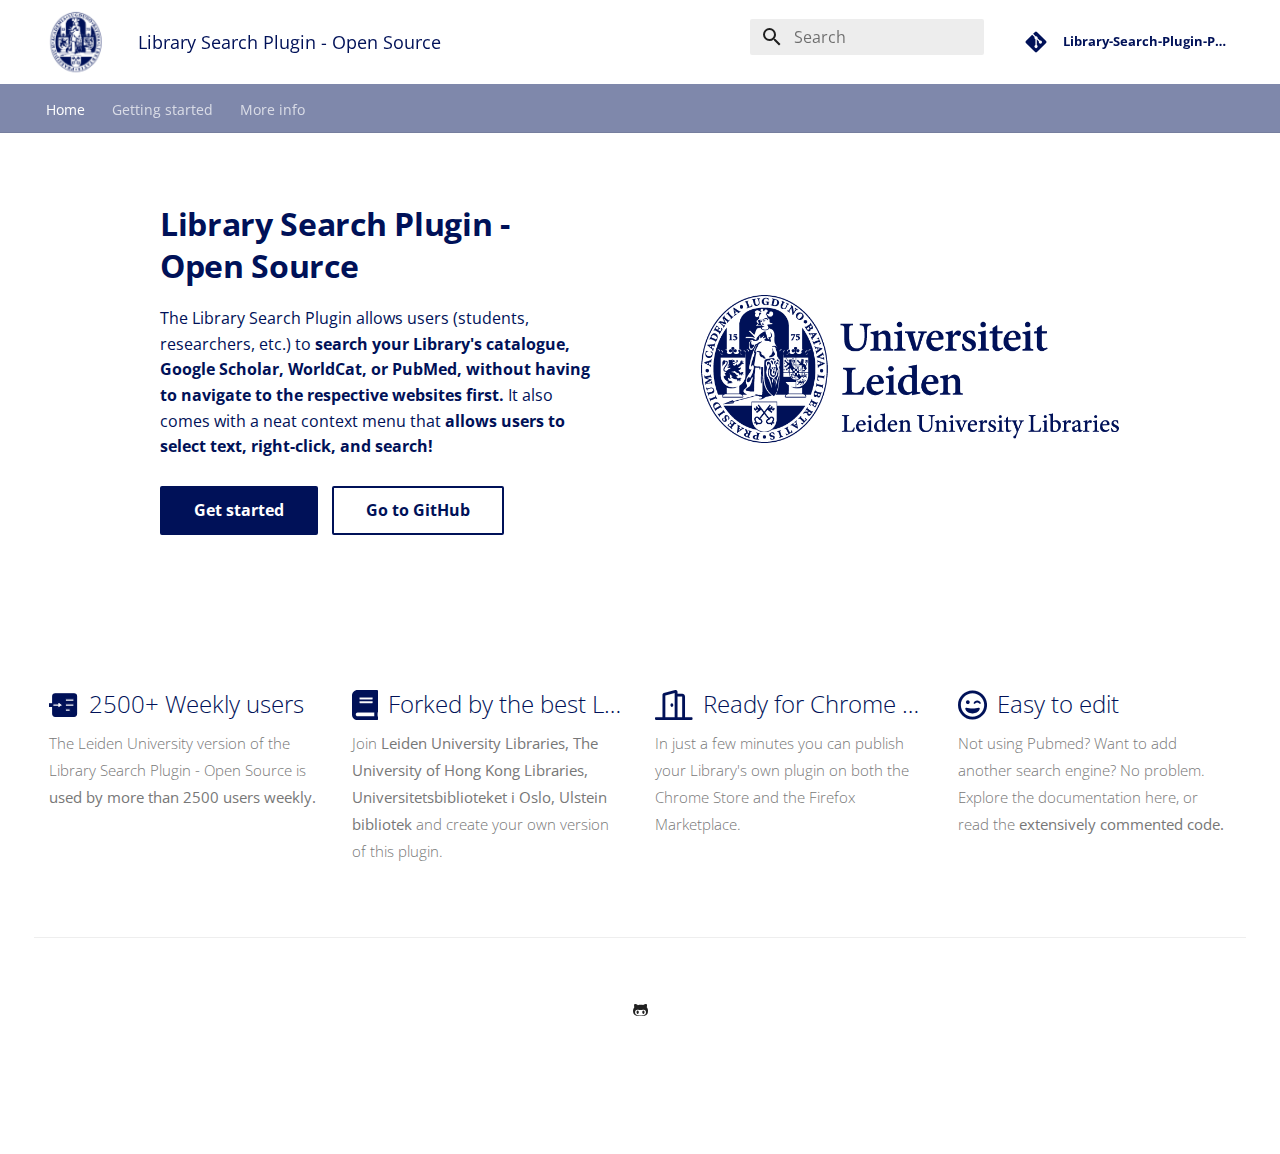
<file: index.html>
<!-- Custom HTML site displayed as the Home chapter -->

<meta name="title" content="Library Search Plugin - Open Source">
<meta name="description" content="The Leiden Search Assistant makes it easy to search the UBL Library Catalogue, Google Scholar, PubMed and WorldCat at the same time from within any web page.">
<meta name="keywords" content="library, primo, exlibris, open-source, chrome, firefox, books, leiden university,">
<meta name="robots" content="index, follow">
<meta http-equiv="Content-Type" content="text/html; charset=utf-8">
<meta name="language" content="English">
<meta name="author" content="Leiden University Libraries">



<!doctype html>
<html lang="en" class="no-js">
  <head>
    
      <meta charset="utf-8">
      <meta name="viewport" content="width=device-width,initial-scale=1">
      
        <meta name="description" content="The Library Search Plugin allows users (students, researchers, etc.) to <b>search your Library's catalogue, Google Scholar, WorldCat, or PubMed, without having to navigate to the respective websites first.</b> It also comes with a neat context menu that <b>allows users to select text, right-click, and search!</b>">
      
      
      
      
        <link rel="canonical" href="https://github.com/LeidenUniversityLibrary/Library-Search-Plugin-Public/">
      
      <link rel="shortcut icon" href="assets/favicon.png">
      <meta name="generator" content="mkdocs-1.1.2, mkdocs-material-7.0.3">
    
    
      
        <title>Home - Library Search Plugin - Open Source</title>
      
    
    
      <link rel="stylesheet" href="assets/stylesheets/main.1655a90d.min.css">
      
        
        <link rel="stylesheet" href="assets/stylesheets/palette.7fa14f5b.min.css">
        
          
          
          <meta name="theme-color" content="#ffffff">
        
      
    
    
    
      
        
        <link rel="preconnect" href="https://fonts.gstatic.com" crossorigin>
        <link rel="stylesheet" href="https://fonts.googleapis.com/css?family=Open+Sans:300,400,400i,700%7CUbuntu&display=fallback">
        <style>:root{--md-text-font-family:"Open Sans";--md-code-font-family:"Ubuntu"}</style>
      
    
    
    
      <link rel="stylesheet" href="stylesheets/extra.css">
    
    
      
    
    
<meta name="title" content="Library Search Plugin - Open Source">
<meta name="description" content="The Leiden Search Assistant makes it easy to search the UBL Library Catalogue, Google Scholar, PubMed and WorldCat at the same time from within any web page.">
<meta name="keywords" content="library, primo, exlibris, open-source, chrome, firefox, books, leiden university,">
<meta name="robots" content="index, follow">
<meta http-equiv="Content-Type" content="text/html; charset=utf-8">
<meta name="language" content="English">
<meta name="author" content="Leiden University Libraries">


  </head>
  
  
    
    
    
    
    
    <body dir="ltr" data-md-color-scheme="leidenuniv" data-md-color-primary="white" data-md-color-accent="">
      
  
    
    <input class="md-toggle" data-md-toggle="drawer" type="checkbox" id="__drawer" autocomplete="off">
    <input class="md-toggle" data-md-toggle="search" type="checkbox" id="__search" autocomplete="off">
    <label class="md-overlay" for="__drawer"></label>
    <div data-md-component="skip">
      
    </div>
    <div data-md-component="announce">
      
    </div>
    
      

<header class="md-header" data-md-component="header">
  <nav class="md-header__inner md-grid" aria-label="Header">
    <a href="https://github.com/LeidenUniversityLibrary/Library-Search-Plugin-Public" title="Library Search Plugin - Open Source" class="md-header__button md-logo" aria-label="Library Search Plugin - Open Source">
      
  <img src="assets/favicon.png" alt="logo">

    </a>
    <label class="md-header__button md-icon" for="__drawer">
      <svg xmlns="http://www.w3.org/2000/svg" viewBox="0 0 24 24"><path d="M3 6h18v2H3V6m0 5h18v2H3v-2m0 5h18v2H3v-2z"/></svg>
    </label>
    <div class="md-header__title" data-md-component="header-title">
      <div class="md-header__ellipsis">
        <div class="md-header__topic">
          <span class="md-ellipsis">
            Library Search Plugin - Open Source
          </span>
        </div>
        <div class="md-header__topic" data-md-component="header-topic">
          <span class="md-ellipsis">
            
              Home
            
          </span>
        </div>
      </div>
    </div>
    <div class="md-header__options">
      
    </div>
    
      <label class="md-header__button md-icon" for="__search">
        <svg xmlns="http://www.w3.org/2000/svg" viewBox="0 0 24 24"><path d="M9.5 3A6.5 6.5 0 0 1 16 9.5c0 1.61-.59 3.09-1.56 4.23l.27.27h.79l5 5-1.5 1.5-5-5v-.79l-.27-.27A6.516 6.516 0 0 1 9.5 16 6.5 6.5 0 0 1 3 9.5 6.5 6.5 0 0 1 9.5 3m0 2C7 5 5 7 5 9.5S7 14 9.5 14 14 12 14 9.5 12 5 9.5 5z"/></svg>
      </label>
      
<div class="md-search" data-md-component="search" role="dialog">
  <label class="md-search__overlay" for="__search"></label>
  <div class="md-search__inner" role="search">
    <form class="md-search__form" name="search">
      <input type="text" class="md-search__input" name="query" aria-label="Search" placeholder="Search" autocapitalize="off" autocorrect="off" autocomplete="off" spellcheck="false" data-md-component="search-query" data-md-state="active" required>
      <label class="md-search__icon md-icon" for="__search">
        <svg xmlns="http://www.w3.org/2000/svg" viewBox="0 0 24 24"><path d="M9.5 3A6.5 6.5 0 0 1 16 9.5c0 1.61-.59 3.09-1.56 4.23l.27.27h.79l5 5-1.5 1.5-5-5v-.79l-.27-.27A6.516 6.516 0 0 1 9.5 16 6.5 6.5 0 0 1 3 9.5 6.5 6.5 0 0 1 9.5 3m0 2C7 5 5 7 5 9.5S7 14 9.5 14 14 12 14 9.5 12 5 9.5 5z"/></svg>
        <svg xmlns="http://www.w3.org/2000/svg" viewBox="0 0 24 24"><path d="M20 11v2H8l5.5 5.5-1.42 1.42L4.16 12l7.92-7.92L13.5 5.5 8 11h12z"/></svg>
      </label>
      <button type="reset" class="md-search__icon md-icon" aria-label="Clear" tabindex="-1">
        <svg xmlns="http://www.w3.org/2000/svg" viewBox="0 0 24 24"><path d="M19 6.41L17.59 5 12 10.59 6.41 5 5 6.41 10.59 12 5 17.59 6.41 19 12 13.41 17.59 19 19 17.59 13.41 12 19 6.41z"/></svg>
      </button>
    </form>
    <div class="md-search__output">
      <div class="md-search__scrollwrap" data-md-scrollfix>
        <div class="md-search-result" data-md-component="search-result">
          <div class="md-search-result__meta">
            Initializing search
          </div>
          <ol class="md-search-result__list"></ol>
        </div>
      </div>
    </div>
  </div>
</div>
    
    
      <div class="md-header__source">
        
<a href="https://github.com/LeidenUniversityLibrary/Library-Search-Plugin-Public" title="Go to repository" class="md-source" data-md-component="source">
  <div class="md-source__icon md-icon">
    
    <svg xmlns="http://www.w3.org/2000/svg" viewBox="0 0 448 512"><path d="M439.55 236.05L244 40.45a28.87 28.87 0 0 0-40.81 0l-40.66 40.63 51.52 51.52c27.06-9.14 52.68 16.77 43.39 43.68l49.66 49.66c34.23-11.8 61.18 31 35.47 56.69-26.49 26.49-70.21-2.87-56-37.34L240.22 199v121.85c25.3 12.54 22.26 41.85 9.08 55a34.34 34.34 0 0 1-48.55 0c-17.57-17.6-11.07-46.91 11.25-56v-123c-20.8-8.51-24.6-30.74-18.64-45L142.57 101 8.45 235.14a28.86 28.86 0 0 0 0 40.81l195.61 195.6a28.86 28.86 0 0 0 40.8 0l194.69-194.69a28.86 28.86 0 0 0 0-40.81z"/></svg>
  </div>
  <div class="md-source__repository">
    Library-Search-Plugin-Public
  </div>
</a>
      </div>
    
  </nav>
</header>
    
    <div class="md-container" data-md-component="container">
      
      

        
          
<nav class="md-tabs" aria-label="Tabs" data-md-component="tabs">
  <div class="md-tabs__inner md-grid">
    <ul class="md-tabs__list">
      
        
  
  
    
  


  <li class="md-tabs__item">
    <a href="." class="md-tabs__link md-tabs__link--active">
      Home
    </a>
  </li>

      
        
  
  


  
  
  
    <li class="md-tabs__item">
      <a href="introduction/" class="md-tabs__link">
        Getting started
      </a>
    </li>
  

      
        
  
  


  
  
  
    <li class="md-tabs__item">
      <a href="about/" class="md-tabs__link">
        More info
      </a>
    </li>
  

      
    </ul>
  </div>
</nav>
        
      
<style>

    .md-main {
        flex-grow: 0
    }

    .md-main__inner {
        display: flex;
        height: 100%;
    }

    .tx-container {
        padding-top: .0rem;
    }

    .tx-hero {
        margin: 0 .8rem;
        color: var(--md-primary-bg-color);
    }

    .tx-hero h1 {
        margin-bottom: 1rem;
        color: currentColor;
        font-weight: 700
    }

    .tx-hero__content {
        padding-bottom: 1rem;
        margin: 0 auto;
    }

    .tx-hero__image{
        width:auto;
        max-width: 23rem;
        margin-bottom: 1rem;
        padding: 1rem;
        order:1;
    }

    .tx-hero .md-button {
        margin-top: .5rem;
        margin-right: .5rem;
        color: var(--md-primary-bg-color)
    }

    .tx-hero .md-button--primary {
        background-color: var(--md-primary-bg-color);
        color: #fff;
        border-color: var(--md-primary-bg-color)
    }

    .tx-hero .md-button:focus,
    .tx-hero .md-button:hover {
        background-color: var(--md-accent-fg-color);
        color: var(--md-default-bg-color);
        border-color: var(--md-accent-fg-color)
    }

    .feature-item h2 svg {
        height: 30px;
        float: left;
        margin-right: 10px;
        transform: translateY(10%);
    }

    .top-hr {
        margin-top: 42px;
    }

    .feature-item {
        font-family: 'Open Sans', sans-serif;
        font-weight: 300;
        box-sizing: border-box;
        padding: 0 15px;
        word-break: break-word
    }

    .feature-item h2 {
        color: var(--md-primary-bg-color);
        fill: var(--md-primary-bg-color);
        stroke: var(--md-primary-bg-color);
        font-weight: 300;
        font-size: 2.4em;
        white-space: nowrap;
        overflow: hidden;
        text-overflow: ellipsis;
        line-height: normal;
        margin-top: 20px;
        margin-bottom: 10px;
        font-family: inherit;
    }

    .feature-item p {
        font-size: 1.5em;
        line-height: 1.8em;
        text-rendering: optimizeLegibility;
        -webkit-font-smoothing: antialiased;
        color: var(--md-footer-fg-color);
        margin: 0 0 10px;
        display: block;
    }

    @media screen and (max-width:30em) {
        .tx-hero h1 {
            font-size: 1.4rem
        }
    }

    @media screen and (min-width:60em) {
        .md-sidebar--secondary {
            display: none
        }

        .tx-hero {
            display: flex;
            align-items: center;
            justify-content: center;
        }

        .tx-hero__content {
            max-width: 22rem;
            margin-top: 3.5rem;
            margin-bottom: 3.5rem;
            margin-left: 1.0rem;
            margin-right: 4.0rem;
            align-items: center;
        }
    }

    @media screen and (min-width:76.25em) {
        .md-sidebar--primary {
            display: none
        }

        .top-hr {
            width: 100%;
            display: flex;
            max-width: 61rem;
            margin-right: auto;
            margin-left: auto;
            padding: 0 .2rem;
        }

        .bottom-hr {
            margin-top: 10px;
            width: 100%;
            display: flex;
            max-width: 61rem;
            margin-right: auto;
            margin-left: auto;
            padding: 0 .2rem;
        }

        .feature-item {
            flex: 1;
            min-width: 0;
        }

        .feature-item:hover {
            background-color: #526cfe47;
            border-radius: 3px;
        }
    }

    .hr {
        border-bottom: 1px solid #eee;
        width: 100%;
        margin: 20px 0;
    }

    .text-center {
        text-align: center;
        padding-right: 15px;
        padding-left: 15px;
        margin-right: auto;
        margin-left: auto;
        margin-top: 15px;
        font-family: 'Open Sans', sans-serif;
        font-size: 23px;
        font-weight: 300;
        padding-bottom: 10px;
    }

    .logos {
        display: flex;
        align-items: center;
        justify-content: center;
        flex-flow: row wrap;
        margin: 0 auto;
    }

    .logos img {
        flex: 1 1 auto;
        padding: 25px;
        max-height: 130px;
        vertical-align: middle;
    }

    .hr-logos {
        margin-top: 0;
        margin-bottom: 30px;
    }

    .md-footer-meta__inner {
        display: flex;
        flex-wrap: wrap;
        justify-content: space-between;
        margin-top: 1.0rem;
    }

    .md-footer-social {
        padding-top: 20px;
    }
</style>

<!-- Main site Entry button descriptions -->
<section class="tx-container">
    <div class="md-grid md-typeset">
        <div class="tx-hero">
            <div class="tx-hero__image">
                <img src="assets/logo.png" alt="Leiden University Libraries Logo" draggable="false">
            </div>
            <div class="tx-hero__content">
                <h1> Library Search Plugin - Open Source </h1>
                <p>The Library Search Plugin allows users (students, researchers, etc.) to <b>search your Library's catalogue, Google Scholar, WorldCat, or PubMed, without having to navigate to the respective websites first.</b> It also comes with a neat context menu that <b>allows users to select text, right-click, and search!</b></p>
                <a href="introduction/" title="Introduction"
                    class="md-button md-button--primary">
                    Get started
                </a>
                <a href="https://github.com/LeidenUniversityLibrary/Library-Search-Plugin-Public" title="Go to repository" class="md-button">
                    Go to GitHub
                </a>
            </div>
        </div>
    </div>
</section>

<!-- Main site box descriptions -->
<div class="top-hr">
    <div class="feature-item">
        <h2>
            <svg xmlns="http://www.w3.org/2000/svg" viewBox="0 0 24 24">
                <path d="M20 3H5a2 2 0 00-2 2v6h4V9l4 3-4 3v-2H3v6a2 2 0 002 2h15a2 2 0 002-2V5a2 2 0 00-2-2m-3 14h-4v-2h4v2m3-4h-7v-2h7v2m0-4h-7V7h7v2M3 13H0v-2h3v2z" />
            </svg> 2500+ Weekly users
        </h2>
        <p>The Leiden University version of the Library Search Plugin - Open Source is <b>used by more than 2500 users weekly.</b></p>
    </div>
    <div class="feature-item">
        <h2>
            <svg aria-hidden="true" focusable="false" data-prefix="fas" data-icon="book" role="img"
                xmlns="http://www.w3.org/2000/svg" viewBox="0 0 448 512" class="svg-inline--fa fa-book fa-w-14 fa-3x">
                <path fill="currentColor"
                    d="M448 360V24c0-13.3-10.7-24-24-24H96C43 0 0 43 0 96v320c0 53 43 96 96 96h328c13.3 0 24-10.7 24-24v-16c0-7.5-3.5-14.3-8.9-18.7-4.2-15.4-4.2-59.3 0-74.7 5.4-4.3 8.9-11.1 8.9-18.6zM128 134c0-3.3 2.7-6 6-6h212c3.3 0 6 2.7 6 6v20c0 3.3-2.7 6-6 6H134c-3.3 0-6-2.7-6-6v-20zm0 64c0-3.3 2.7-6 6-6h212c3.3 0 6 2.7 6 6v20c0 3.3-2.7 6-6 6H134c-3.3 0-6-2.7-6-6v-20zm253.4 250H96c-17.7 0-32-14.3-32-32 0-17.6 14.4-32 32-32h285.4c-1.9 17.1-1.9 46.9 0 64z"
                    class=""></path>
            </svg> Forked by the best Libraries
        </h2>
        <p>Join <b>Leiden University Libraries, The University of Hong Kong Libraries, Universitetsbiblioteket i Oslo, Ulstein bibliotek</b> and create your own version of this plugin.</p>
    </div>
    <div class="feature-item">
        <h2>
            <svg aria-hidden="true" focusable="false" data-prefix="far" data-icon="door-open" role="img"
                xmlns="http://www.w3.org/2000/svg" viewBox="0 0 640 512"
                class="svg-inline--fa fa-door-open fa-w-20 fa-3x">
                <path fill="currentColor"
                    d="M288 288c13.25 0 24-14.33 24-32s-10.75-32-24-32-24 14.33-24 32 10.75 32 24 32zm336 176H512V113.45C512 86.19 490.47 64 464 64h-80V33.18C384 14.42 369.21 0 352.06 0c-2.57 0-5.19.32-7.83 1.01l-192 49.74C137.99 54.44 128 67.7 128 82.92V464H16c-8.84 0-16 7.16-16 16v16c0 8.84 7.16 16 16 16h608c8.84 0 16-7.16 16-16v-16c0-8.84-7.16-16-16-16zm-288 0H176V94.18l160-41.45V464zm128 0h-80V112h80v352z"
                    class=""></path>
            </svg> Ready for Chrome and FireFox
        </h2>
        <p>In just a few minutes you can publish your Library's own plugin on both the Chrome Store and the Firefox Marketplace.</p>
    </div>
    <div class="feature-item">
        <h2>
            <svg aria-hidden="true" focusable="false" data-prefix="far" data-icon="grin-wink" role="img"
                xmlns="http://www.w3.org/2000/svg" viewBox="0 0 496 512"
                class="svg-inline--fa fa-grin-wink fa-w-16 fa-3x">
                <path fill="currentColor"
                    d="M328 180c-25.69 0-55.88 16.92-59.86 42.12-1.75 11.22 11.5 18.24 19.83 10.84l9.55-8.48c14.81-13.19 46.16-13.19 60.97 0l9.55 8.48c8.48 7.43 21.56.25 19.83-10.84C383.88 196.92 353.69 180 328 180zm-160 60c17.67 0 32-14.33 32-32s-14.33-32-32-32-32 14.33-32 32 14.33 32 32 32zm185.55 64.64c-25.93 8.3-64.4 13.06-105.55 13.06s-79.62-4.75-105.55-13.06c-9.94-3.13-19.4 5.37-17.71 15.34C132.67 367.13 196.06 400 248 400s115.33-32.87 123.26-80.02c1.68-9.89-7.67-18.48-17.71-15.34zM248 8C111.03 8 0 119.03 0 256s111.03 248 248 248 248-111.03 248-248S384.97 8 248 8zm0 448c-110.28 0-200-89.72-200-200S137.72 56 248 56s200 89.72 200 200-89.72 200-200 200z"
                    class=""></path>
            </svg> Easy to edit
        </h2>
        <p>Not using Pubmed? Want to add another search engine? No problem. Explore the documentation here, or read the <b>extensively commented code.</b></p>
    </div>
</div>

<div class="top-hr">
    <div class="hr">
    </div>
</div>


<!-- Custom narrow footer -->
<div class="md-footer-meta__inner md-grid">
    <div class="md-footer-social">
        <a class="md-footer-social__link" href="https://github.com/LeidenUniversityLibrary/" rel="noopener"
            target="_blank" title="github.com">
            <svg viewBox="0 0 480 512" xmlns="http://www.w3.org/2000/svg">
                <path
                    d="M186.1 328.7c0 20.9-10.9 55.1-36.7 55.1s-36.7-34.2-36.7-55.1 10.9-55.1 36.7-55.1 36.7 34.2 36.7 55.1zM480 278.2c0 31.9-3.2 65.7-17.5 95-37.9 76.6-142.1 74.8-216.7 74.8-75.8 0-186.2 2.7-225.6-74.8-14.6-29-20.2-63.1-20.2-95 0-41.9 13.9-81.5 41.5-113.6-5.2-15.8-7.7-32.4-7.7-48.8 0-21.5 4.9-32.3 14.6-51.8 45.3 0 74.3 9 108.8 36 29-6.9 58.8-10 88.7-10 27 0 54.2 2.9 80.4 9.2 34-26.7 63-35.2 107.8-35.2 9.8 19.5 14.6 30.3 14.6 51.8 0 16.4-2.6 32.7-7.7 48.2 27.5 32.4 39 72.3 39 114.2zm-64.3 50.5c0-43.9-26.7-82.6-73.5-82.6-18.9 0-37 3.4-56 6-14.9 2.3-29.8 3.2-45.1 3.2-15.2 0-30.1-.9-45.1-3.2-18.7-2.6-37-6-56-6-46.8 0-73.5 38.7-73.5 82.6 0 87.8 80.4 101.3 150.4 101.3h48.2c70.3 0 150.6-13.4 150.6-101.3zm-82.6-55.1c-25.8 0-36.7 34.2-36.7 55.1s10.9 55.1 36.7 55.1 36.7-34.2 36.7-55.1-10.9-55.1-36.7-55.1z">
                </path>
            </svg>
        </a>
    </div>
</div>


      <main class="md-main" data-md-component="main">
        <div class="md-main__inner md-grid">
          
            
              
              <div class="md-sidebar md-sidebar--primary" data-md-component="sidebar" data-md-type="navigation" >
                <div class="md-sidebar__scrollwrap">
                  <div class="md-sidebar__inner">
                    



  


<nav class="md-nav md-nav--primary md-nav--lifted" aria-label="Navigation" data-md-level="0">
  <label class="md-nav__title" for="__drawer">
    <a href="https://github.com/LeidenUniversityLibrary/Library-Search-Plugin-Public" title="Library Search Plugin - Open Source" class="md-nav__button md-logo" aria-label="Library Search Plugin - Open Source">
      
  <img src="assets/favicon.png" alt="logo">

    </a>
    Library Search Plugin - Open Source
  </label>
  
    <div class="md-nav__source">
      
<a href="https://github.com/LeidenUniversityLibrary/Library-Search-Plugin-Public" title="Go to repository" class="md-source" data-md-component="source">
  <div class="md-source__icon md-icon">
    
    <svg xmlns="http://www.w3.org/2000/svg" viewBox="0 0 448 512"><path d="M439.55 236.05L244 40.45a28.87 28.87 0 0 0-40.81 0l-40.66 40.63 51.52 51.52c27.06-9.14 52.68 16.77 43.39 43.68l49.66 49.66c34.23-11.8 61.18 31 35.47 56.69-26.49 26.49-70.21-2.87-56-37.34L240.22 199v121.85c25.3 12.54 22.26 41.85 9.08 55a34.34 34.34 0 0 1-48.55 0c-17.57-17.6-11.07-46.91 11.25-56v-123c-20.8-8.51-24.6-30.74-18.64-45L142.57 101 8.45 235.14a28.86 28.86 0 0 0 0 40.81l195.61 195.6a28.86 28.86 0 0 0 40.8 0l194.69-194.69a28.86 28.86 0 0 0 0-40.81z"/></svg>
  </div>
  <div class="md-source__repository">
    Library-Search-Plugin-Public
  </div>
</a>
    </div>
  
  <ul class="md-nav__list" data-md-scrollfix>
    
      
      
      

  
  
    
  
  
    <li class="md-nav__item md-nav__item--active">
      
      <input class="md-nav__toggle md-toggle" data-md-toggle="toc" type="checkbox" id="__toc">
      
      
      <a href="." class="md-nav__link md-nav__link--active">
        Home
      </a>
      
    </li>
  

    
      
      
      

  
  
  
    
    <li class="md-nav__item md-nav__item--nested">
      
      
        <input class="md-nav__toggle md-toggle" data-md-toggle="__nav_2" type="checkbox" id="__nav_2" >
      
      <label class="md-nav__link" for="__nav_2">
        Getting started
        <span class="md-nav__icon md-icon"></span>
      </label>
      <nav class="md-nav" aria-label="Getting started" data-md-level="1">
        <label class="md-nav__title" for="__nav_2">
          <span class="md-nav__icon md-icon"></span>
          Getting started
        </label>
        <ul class="md-nav__list" data-md-scrollfix>
          
            
  
  
  
    <li class="md-nav__item">
      <a href="introduction/" class="md-nav__link">
        Introduction
      </a>
    </li>
  

          
            
  
  
  
    <li class="md-nav__item">
      <a href="requirements/" class="md-nav__link">
        Requirements
      </a>
    </li>
  

          
            
  
  
  
    <li class="md-nav__item">
      <a href="installation/" class="md-nav__link">
        Installation
      </a>
    </li>
  

          
            
  
  
  
    <li class="md-nav__item">
      <a href="customization/" class="md-nav__link">
        Customization
      </a>
    </li>
  

          
        </ul>
      </nav>
    </li>
  

    
      
      
      

  
  
  
    
    <li class="md-nav__item md-nav__item--nested">
      
      
        <input class="md-nav__toggle md-toggle" data-md-toggle="__nav_3" type="checkbox" id="__nav_3" >
      
      <label class="md-nav__link" for="__nav_3">
        More info
        <span class="md-nav__icon md-icon"></span>
      </label>
      <nav class="md-nav" aria-label="More info" data-md-level="1">
        <label class="md-nav__title" for="__nav_3">
          <span class="md-nav__icon md-icon"></span>
          More info
        </label>
        <ul class="md-nav__list" data-md-scrollfix>
          
            
  
  
  
    <li class="md-nav__item">
      <a href="about/" class="md-nav__link">
        About us
      </a>
    </li>
  

          
            
  
  
  
    <li class="md-nav__item">
      <a href="license/" class="md-nav__link">
        License
      </a>
    </li>
  

          
        </ul>
      </nav>
    </li>
  

    
  </ul>
</nav>
                  </div>
                </div>
              </div>
            
            
          
          <div class="md-content" data-md-component="content">
            <article class="md-content__inner md-typeset">
              
              
                


              
            </article>
          </div>
        </div>
      </main>
      
    </div>
    <div class="md-dialog" data-md-component="dialog">
      <div class="md-dialog__inner md-typeset"></div>
    </div>
    <script id="__config" type="application/json">{"base": ".", "features": ["navigation.instant", "navigation.tabs", "navigation.sections", "navigation.tracking"], "translations": {"clipboard.copy": "Copy to clipboard", "clipboard.copied": "Copied to clipboard", "search.config.lang": "en", "search.config.pipeline": "trimmer, stopWordFilter", "search.config.separator": "[\\s\\-]+", "search.placeholder": "Search", "search.result.placeholder": "Type to start searching", "search.result.none": "No matching documents", "search.result.one": "1 matching document", "search.result.other": "# matching documents", "search.result.more.one": "1 more on this page", "search.result.more.other": "# more on this page", "search.result.term.missing": "Missing"}, "search": "assets/javascripts/workers/search.fb4a9340.min.js", "version": null}</script>
    
    
      <script src="assets/javascripts/bundle.ca5457b8.min.js"></script>
      
    
  </body>
</html>
</file>
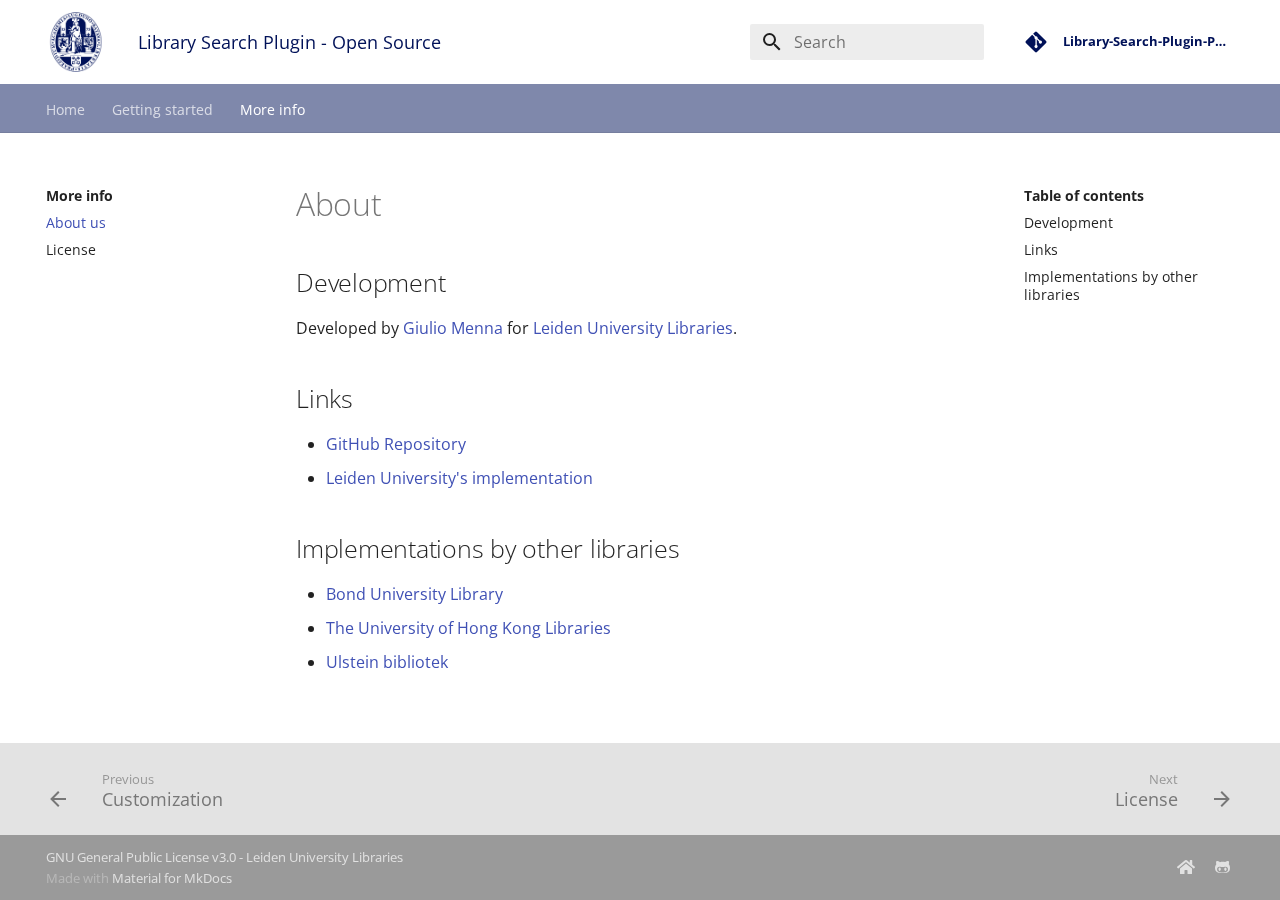
<file: about/index.html>
<!doctype html>
<html lang="en" class="no-js">
  <head>
    
      <meta charset="utf-8">
      <meta name="viewport" content="width=device-width,initial-scale=1">
      
        <meta name="description" content="The Library Search Plugin allows users (students, researchers, etc.) to <b>search your Library's catalogue, Google Scholar, WorldCat, or PubMed, without having to navigate to the respective websites first.</b> It also comes with a neat context menu that <b>allows users to select text, right-click, and search!</b>">
      
      
      
      
        <link rel="canonical" href="https://github.com/LeidenUniversityLibrary/Library-Search-Plugin-Public/about/">
      
      <link rel="shortcut icon" href="../assets/favicon.png">
      <meta name="generator" content="mkdocs-1.1.2, mkdocs-material-7.0.3">
    
    
      
        <title>About us - Library Search Plugin - Open Source</title>
      
    
    
      <link rel="stylesheet" href="../assets/stylesheets/main.1655a90d.min.css">
      
        
        <link rel="stylesheet" href="../assets/stylesheets/palette.7fa14f5b.min.css">
        
          
          
          <meta name="theme-color" content="#ffffff">
        
      
    
    
    
      
        
        <link rel="preconnect" href="https://fonts.gstatic.com" crossorigin>
        <link rel="stylesheet" href="https://fonts.googleapis.com/css?family=Open+Sans:300,400,400i,700%7CUbuntu&display=fallback">
        <style>:root{--md-text-font-family:"Open Sans";--md-code-font-family:"Ubuntu"}</style>
      
    
    
    
      <link rel="stylesheet" href="../stylesheets/extra.css">
    
    
      
    
    
  </head>
  
  
    
    
    
    
    
    <body dir="ltr" data-md-color-scheme="leidenuniv" data-md-color-primary="white" data-md-color-accent="">
      
  
    
    <input class="md-toggle" data-md-toggle="drawer" type="checkbox" id="__drawer" autocomplete="off">
    <input class="md-toggle" data-md-toggle="search" type="checkbox" id="__search" autocomplete="off">
    <label class="md-overlay" for="__drawer"></label>
    <div data-md-component="skip">
      
        
        <a href="#about" class="md-skip">
          Skip to content
        </a>
      
    </div>
    <div data-md-component="announce">
      
    </div>
    
      

<header class="md-header" data-md-component="header">
  <nav class="md-header__inner md-grid" aria-label="Header">
    <a href="https://github.com/LeidenUniversityLibrary/Library-Search-Plugin-Public" title="Library Search Plugin - Open Source" class="md-header__button md-logo" aria-label="Library Search Plugin - Open Source">
      
  <img src="../assets/favicon.png" alt="logo">

    </a>
    <label class="md-header__button md-icon" for="__drawer">
      <svg xmlns="http://www.w3.org/2000/svg" viewBox="0 0 24 24"><path d="M3 6h18v2H3V6m0 5h18v2H3v-2m0 5h18v2H3v-2z"/></svg>
    </label>
    <div class="md-header__title" data-md-component="header-title">
      <div class="md-header__ellipsis">
        <div class="md-header__topic">
          <span class="md-ellipsis">
            Library Search Plugin - Open Source
          </span>
        </div>
        <div class="md-header__topic" data-md-component="header-topic">
          <span class="md-ellipsis">
            
              About us
            
          </span>
        </div>
      </div>
    </div>
    <div class="md-header__options">
      
    </div>
    
      <label class="md-header__button md-icon" for="__search">
        <svg xmlns="http://www.w3.org/2000/svg" viewBox="0 0 24 24"><path d="M9.5 3A6.5 6.5 0 0 1 16 9.5c0 1.61-.59 3.09-1.56 4.23l.27.27h.79l5 5-1.5 1.5-5-5v-.79l-.27-.27A6.516 6.516 0 0 1 9.5 16 6.5 6.5 0 0 1 3 9.5 6.5 6.5 0 0 1 9.5 3m0 2C7 5 5 7 5 9.5S7 14 9.5 14 14 12 14 9.5 12 5 9.5 5z"/></svg>
      </label>
      
<div class="md-search" data-md-component="search" role="dialog">
  <label class="md-search__overlay" for="__search"></label>
  <div class="md-search__inner" role="search">
    <form class="md-search__form" name="search">
      <input type="text" class="md-search__input" name="query" aria-label="Search" placeholder="Search" autocapitalize="off" autocorrect="off" autocomplete="off" spellcheck="false" data-md-component="search-query" data-md-state="active" required>
      <label class="md-search__icon md-icon" for="__search">
        <svg xmlns="http://www.w3.org/2000/svg" viewBox="0 0 24 24"><path d="M9.5 3A6.5 6.5 0 0 1 16 9.5c0 1.61-.59 3.09-1.56 4.23l.27.27h.79l5 5-1.5 1.5-5-5v-.79l-.27-.27A6.516 6.516 0 0 1 9.5 16 6.5 6.5 0 0 1 3 9.5 6.5 6.5 0 0 1 9.5 3m0 2C7 5 5 7 5 9.5S7 14 9.5 14 14 12 14 9.5 12 5 9.5 5z"/></svg>
        <svg xmlns="http://www.w3.org/2000/svg" viewBox="0 0 24 24"><path d="M20 11v2H8l5.5 5.5-1.42 1.42L4.16 12l7.92-7.92L13.5 5.5 8 11h12z"/></svg>
      </label>
      <button type="reset" class="md-search__icon md-icon" aria-label="Clear" tabindex="-1">
        <svg xmlns="http://www.w3.org/2000/svg" viewBox="0 0 24 24"><path d="M19 6.41L17.59 5 12 10.59 6.41 5 5 6.41 10.59 12 5 17.59 6.41 19 12 13.41 17.59 19 19 17.59 13.41 12 19 6.41z"/></svg>
      </button>
    </form>
    <div class="md-search__output">
      <div class="md-search__scrollwrap" data-md-scrollfix>
        <div class="md-search-result" data-md-component="search-result">
          <div class="md-search-result__meta">
            Initializing search
          </div>
          <ol class="md-search-result__list"></ol>
        </div>
      </div>
    </div>
  </div>
</div>
    
    
      <div class="md-header__source">
        
<a href="https://github.com/LeidenUniversityLibrary/Library-Search-Plugin-Public" title="Go to repository" class="md-source" data-md-component="source">
  <div class="md-source__icon md-icon">
    
    <svg xmlns="http://www.w3.org/2000/svg" viewBox="0 0 448 512"><path d="M439.55 236.05L244 40.45a28.87 28.87 0 0 0-40.81 0l-40.66 40.63 51.52 51.52c27.06-9.14 52.68 16.77 43.39 43.68l49.66 49.66c34.23-11.8 61.18 31 35.47 56.69-26.49 26.49-70.21-2.87-56-37.34L240.22 199v121.85c25.3 12.54 22.26 41.85 9.08 55a34.34 34.34 0 0 1-48.55 0c-17.57-17.6-11.07-46.91 11.25-56v-123c-20.8-8.51-24.6-30.74-18.64-45L142.57 101 8.45 235.14a28.86 28.86 0 0 0 0 40.81l195.61 195.6a28.86 28.86 0 0 0 40.8 0l194.69-194.69a28.86 28.86 0 0 0 0-40.81z"/></svg>
  </div>
  <div class="md-source__repository">
    Library-Search-Plugin-Public
  </div>
</a>
      </div>
    
  </nav>
</header>
    
    <div class="md-container" data-md-component="container">
      
      
        
          
<nav class="md-tabs" aria-label="Tabs" data-md-component="tabs">
  <div class="md-tabs__inner md-grid">
    <ul class="md-tabs__list">
      
        
  
  


  <li class="md-tabs__item">
    <a href=".." class="md-tabs__link">
      Home
    </a>
  </li>

      
        
  
  


  
  
  
    <li class="md-tabs__item">
      <a href="../introduction/" class="md-tabs__link">
        Getting started
      </a>
    </li>
  

      
        
  
  
    
  


  
  
  
    <li class="md-tabs__item">
      <a href="./" class="md-tabs__link md-tabs__link--active">
        More info
      </a>
    </li>
  

      
    </ul>
  </div>
</nav>
        
      
      <main class="md-main" data-md-component="main">
        <div class="md-main__inner md-grid">
          
            
              
              <div class="md-sidebar md-sidebar--primary" data-md-component="sidebar" data-md-type="navigation" >
                <div class="md-sidebar__scrollwrap">
                  <div class="md-sidebar__inner">
                    



  


<nav class="md-nav md-nav--primary md-nav--lifted" aria-label="Navigation" data-md-level="0">
  <label class="md-nav__title" for="__drawer">
    <a href="https://github.com/LeidenUniversityLibrary/Library-Search-Plugin-Public" title="Library Search Plugin - Open Source" class="md-nav__button md-logo" aria-label="Library Search Plugin - Open Source">
      
  <img src="../assets/favicon.png" alt="logo">

    </a>
    Library Search Plugin - Open Source
  </label>
  
    <div class="md-nav__source">
      
<a href="https://github.com/LeidenUniversityLibrary/Library-Search-Plugin-Public" title="Go to repository" class="md-source" data-md-component="source">
  <div class="md-source__icon md-icon">
    
    <svg xmlns="http://www.w3.org/2000/svg" viewBox="0 0 448 512"><path d="M439.55 236.05L244 40.45a28.87 28.87 0 0 0-40.81 0l-40.66 40.63 51.52 51.52c27.06-9.14 52.68 16.77 43.39 43.68l49.66 49.66c34.23-11.8 61.18 31 35.47 56.69-26.49 26.49-70.21-2.87-56-37.34L240.22 199v121.85c25.3 12.54 22.26 41.85 9.08 55a34.34 34.34 0 0 1-48.55 0c-17.57-17.6-11.07-46.91 11.25-56v-123c-20.8-8.51-24.6-30.74-18.64-45L142.57 101 8.45 235.14a28.86 28.86 0 0 0 0 40.81l195.61 195.6a28.86 28.86 0 0 0 40.8 0l194.69-194.69a28.86 28.86 0 0 0 0-40.81z"/></svg>
  </div>
  <div class="md-source__repository">
    Library-Search-Plugin-Public
  </div>
</a>
    </div>
  
  <ul class="md-nav__list" data-md-scrollfix>
    
      
      
      

  
  
  
    <li class="md-nav__item">
      <a href=".." class="md-nav__link">
        Home
      </a>
    </li>
  

    
      
      
      

  
  
  
    
    <li class="md-nav__item md-nav__item--nested">
      
      
        <input class="md-nav__toggle md-toggle" data-md-toggle="__nav_2" type="checkbox" id="__nav_2" >
      
      <label class="md-nav__link" for="__nav_2">
        Getting started
        <span class="md-nav__icon md-icon"></span>
      </label>
      <nav class="md-nav" aria-label="Getting started" data-md-level="1">
        <label class="md-nav__title" for="__nav_2">
          <span class="md-nav__icon md-icon"></span>
          Getting started
        </label>
        <ul class="md-nav__list" data-md-scrollfix>
          
            
  
  
  
    <li class="md-nav__item">
      <a href="../introduction/" class="md-nav__link">
        Introduction
      </a>
    </li>
  

          
            
  
  
  
    <li class="md-nav__item">
      <a href="../requirements/" class="md-nav__link">
        Requirements
      </a>
    </li>
  

          
            
  
  
  
    <li class="md-nav__item">
      <a href="../installation/" class="md-nav__link">
        Installation
      </a>
    </li>
  

          
            
  
  
  
    <li class="md-nav__item">
      <a href="../customization/" class="md-nav__link">
        Customization
      </a>
    </li>
  

          
        </ul>
      </nav>
    </li>
  

    
      
      
      

  
  
    
  
  
    
    <li class="md-nav__item md-nav__item--active md-nav__item--nested">
      
      
        <input class="md-nav__toggle md-toggle" data-md-toggle="__nav_3" type="checkbox" id="__nav_3" checked>
      
      <label class="md-nav__link" for="__nav_3">
        More info
        <span class="md-nav__icon md-icon"></span>
      </label>
      <nav class="md-nav" aria-label="More info" data-md-level="1">
        <label class="md-nav__title" for="__nav_3">
          <span class="md-nav__icon md-icon"></span>
          More info
        </label>
        <ul class="md-nav__list" data-md-scrollfix>
          
            
  
  
    
  
  
    <li class="md-nav__item md-nav__item--active">
      
      <input class="md-nav__toggle md-toggle" data-md-toggle="toc" type="checkbox" id="__toc">
      
        
      
      
        <label class="md-nav__link md-nav__link--active" for="__toc">
          About us
          <span class="md-nav__icon md-icon"></span>
        </label>
      
      <a href="./" class="md-nav__link md-nav__link--active">
        About us
      </a>
      
        
<nav class="md-nav md-nav--secondary" aria-label="Table of contents">
  
  
    
  
  
    <label class="md-nav__title" for="__toc">
      <span class="md-nav__icon md-icon"></span>
      Table of contents
    </label>
    <ul class="md-nav__list" data-md-component="toc" data-md-scrollfix>
      
        <li class="md-nav__item">
  <a href="#development" class="md-nav__link">
    Development
  </a>
  
</li>
      
        <li class="md-nav__item">
  <a href="#links" class="md-nav__link">
    Links
  </a>
  
</li>
      
        <li class="md-nav__item">
  <a href="#implementations-by-other-libraries" class="md-nav__link">
    Implementations by other libraries
  </a>
  
</li>
      
    </ul>
  
</nav>
      
    </li>
  

          
            
  
  
  
    <li class="md-nav__item">
      <a href="../license/" class="md-nav__link">
        License
      </a>
    </li>
  

          
        </ul>
      </nav>
    </li>
  

    
  </ul>
</nav>
                  </div>
                </div>
              </div>
            
            
              
              <div class="md-sidebar md-sidebar--secondary" data-md-component="sidebar" data-md-type="toc" >
                <div class="md-sidebar__scrollwrap">
                  <div class="md-sidebar__inner">
                    
<nav class="md-nav md-nav--secondary" aria-label="Table of contents">
  
  
    
  
  
    <label class="md-nav__title" for="__toc">
      <span class="md-nav__icon md-icon"></span>
      Table of contents
    </label>
    <ul class="md-nav__list" data-md-component="toc" data-md-scrollfix>
      
        <li class="md-nav__item">
  <a href="#development" class="md-nav__link">
    Development
  </a>
  
</li>
      
        <li class="md-nav__item">
  <a href="#links" class="md-nav__link">
    Links
  </a>
  
</li>
      
        <li class="md-nav__item">
  <a href="#implementations-by-other-libraries" class="md-nav__link">
    Implementations by other libraries
  </a>
  
</li>
      
    </ul>
  
</nav>
                  </div>
                </div>
              </div>
            
          
          <div class="md-content" data-md-component="content">
            <article class="md-content__inner md-typeset">
              
                
                
                <h1 id="about">About</h1>
<h2 id="development">Development</h2>
<p>Developed by <a href="https://www.linkedin.com/in/giuliomenna">Giulio Menna</a> for <a href="https://www.library.universiteitleiden.nl/">Leiden University Libraries</a>.  </p>
<h2 id="links">Links</h2>
<ul>
<li><a href="https://github.com/LeidenUniversityLibrary/Library-Search-Plugin-Public">GitHub Repository</a></li>
<li><a href="https://chrome.google.com/webstore/detail/leiden-search-assistant/dillijfbjhoiokfgjbngplcfggkkdnbn">Leiden University's implementation</a></li>
</ul>
<h2 id="implementations-by-other-libraries">Implementations by other libraries</h2>
<ul>
<li><a href="https://chrome.google.com/webstore/detail/library-search-plugin/eedkcdooojhfaadijkdliefkbdcihoae">Bond University Library</a></li>
<li><a href="https://chrome.google.com/webstore/detail/hkul-search-assistant/lfjmkaiddobaebgokockcncpchpbnoad">The University of Hong Kong Libraries</a></li>
<li><a href="https://github.com/hjorung/Finn-litteratur-i-biblioteket">Ulstein bibliotek</a></li>
</ul>
                
              
              
                


              
            </article>
          </div>
        </div>
      </main>
      
        
<footer class="md-footer">
  
    <nav class="md-footer__inner md-grid" aria-label="Footer">
      
        <a href="../customization/" class="md-footer__link md-footer__link--prev" rel="prev">
          <div class="md-footer__button md-icon">
            <svg xmlns="http://www.w3.org/2000/svg" viewBox="0 0 24 24"><path d="M20 11v2H8l5.5 5.5-1.42 1.42L4.16 12l7.92-7.92L13.5 5.5 8 11h12z"/></svg>
          </div>
          <div class="md-footer__title">
            <div class="md-ellipsis">
              <span class="md-footer__direction">
                Previous
              </span>
              Customization
            </div>
          </div>
        </a>
      
      
        <a href="../license/" class="md-footer__link md-footer__link--next" rel="next">
          <div class="md-footer__title">
            <div class="md-ellipsis">
              <span class="md-footer__direction">
                Next
              </span>
              License
            </div>
          </div>
          <div class="md-footer__button md-icon">
            <svg xmlns="http://www.w3.org/2000/svg" viewBox="0 0 24 24"><path d="M4 11v2h12l-5.5 5.5 1.42 1.42L19.84 12l-7.92-7.92L10.5 5.5 16 11H4z"/></svg>
          </div>
        </a>
      
    </nav>
  
  <div class="md-footer-meta md-typeset">
    <div class="md-footer-meta__inner md-grid">
      <div class="md-footer-copyright">
        
          <div class="md-footer-copyright__highlight">
            GNU General Public License v3.0 - Leiden University Libraries
          </div>
        
        Made with
        <a href="https://squidfunk.github.io/mkdocs-material/" target="_blank" rel="noopener">
          Material for MkDocs
        </a>
      </div>
      
  <div class="md-footer-social">
    
      
      
        
        
      
      <a href="https://www.universiteitleiden.nl" target="_blank" rel="noopener" title="www.universiteitleiden.nl" class="md-footer-social__link">
        <svg xmlns="http://www.w3.org/2000/svg" viewBox="0 0 576 512"><path d="M280.37 148.26L96 300.11V464a16 16 0 0 0 16 16l112.06-.29a16 16 0 0 0 15.92-16V368a16 16 0 0 1 16-16h64a16 16 0 0 1 16 16v95.64a16 16 0 0 0 16 16.05L464 480a16 16 0 0 0 16-16V300L295.67 148.26a12.19 12.19 0 0 0-15.3 0zM571.6 251.47L488 182.56V44.05a12 12 0 0 0-12-12h-56a12 12 0 0 0-12 12v72.61L318.47 43a48 48 0 0 0-61 0L4.34 251.47a12 12 0 0 0-1.6 16.9l25.5 31A12 12 0 0 0 45.15 301l235.22-193.74a12.19 12.19 0 0 1 15.3 0L530.9 301a12 12 0 0 0 16.9-1.6l25.5-31a12 12 0 0 0-1.7-16.93z"/></svg>
      </a>
    
      
      
        
        
      
      <a href="https://github.com/LeidenUniversityLibrary" target="_blank" rel="noopener" title="github.com" class="md-footer-social__link">
        <svg xmlns="http://www.w3.org/2000/svg" viewBox="0 0 480 512"><path d="M186.1 328.7c0 20.9-10.9 55.1-36.7 55.1s-36.7-34.2-36.7-55.1 10.9-55.1 36.7-55.1 36.7 34.2 36.7 55.1zM480 278.2c0 31.9-3.2 65.7-17.5 95-37.9 76.6-142.1 74.8-216.7 74.8-75.8 0-186.2 2.7-225.6-74.8-14.6-29-20.2-63.1-20.2-95 0-41.9 13.9-81.5 41.5-113.6-5.2-15.8-7.7-32.4-7.7-48.8 0-21.5 4.9-32.3 14.6-51.8 45.3 0 74.3 9 108.8 36 29-6.9 58.8-10 88.7-10 27 0 54.2 2.9 80.4 9.2 34-26.7 63-35.2 107.8-35.2 9.8 19.5 14.6 30.3 14.6 51.8 0 16.4-2.6 32.7-7.7 48.2 27.5 32.4 39 72.3 39 114.2zm-64.3 50.5c0-43.9-26.7-82.6-73.5-82.6-18.9 0-37 3.4-56 6-14.9 2.3-29.8 3.2-45.1 3.2-15.2 0-30.1-.9-45.1-3.2-18.7-2.6-37-6-56-6-46.8 0-73.5 38.7-73.5 82.6 0 87.8 80.4 101.3 150.4 101.3h48.2c70.3 0 150.6-13.4 150.6-101.3zm-82.6-55.1c-25.8 0-36.7 34.2-36.7 55.1s10.9 55.1 36.7 55.1 36.7-34.2 36.7-55.1-10.9-55.1-36.7-55.1z"/></svg>
      </a>
    
  </div>

    </div>
  </div>
</footer>
      
    </div>
    <div class="md-dialog" data-md-component="dialog">
      <div class="md-dialog__inner md-typeset"></div>
    </div>
    <script id="__config" type="application/json">{"base": "..", "features": ["navigation.instant", "navigation.tabs", "navigation.sections", "navigation.tracking"], "translations": {"clipboard.copy": "Copy to clipboard", "clipboard.copied": "Copied to clipboard", "search.config.lang": "en", "search.config.pipeline": "trimmer, stopWordFilter", "search.config.separator": "[\\s\\-]+", "search.placeholder": "Search", "search.result.placeholder": "Type to start searching", "search.result.none": "No matching documents", "search.result.one": "1 matching document", "search.result.other": "# matching documents", "search.result.more.one": "1 more on this page", "search.result.more.other": "# more on this page", "search.result.term.missing": "Missing"}, "search": "../assets/javascripts/workers/search.fb4a9340.min.js", "version": null}</script>
    
    
      <script src="../assets/javascripts/bundle.ca5457b8.min.js"></script>
      
    
  </body>
</html>
</file>
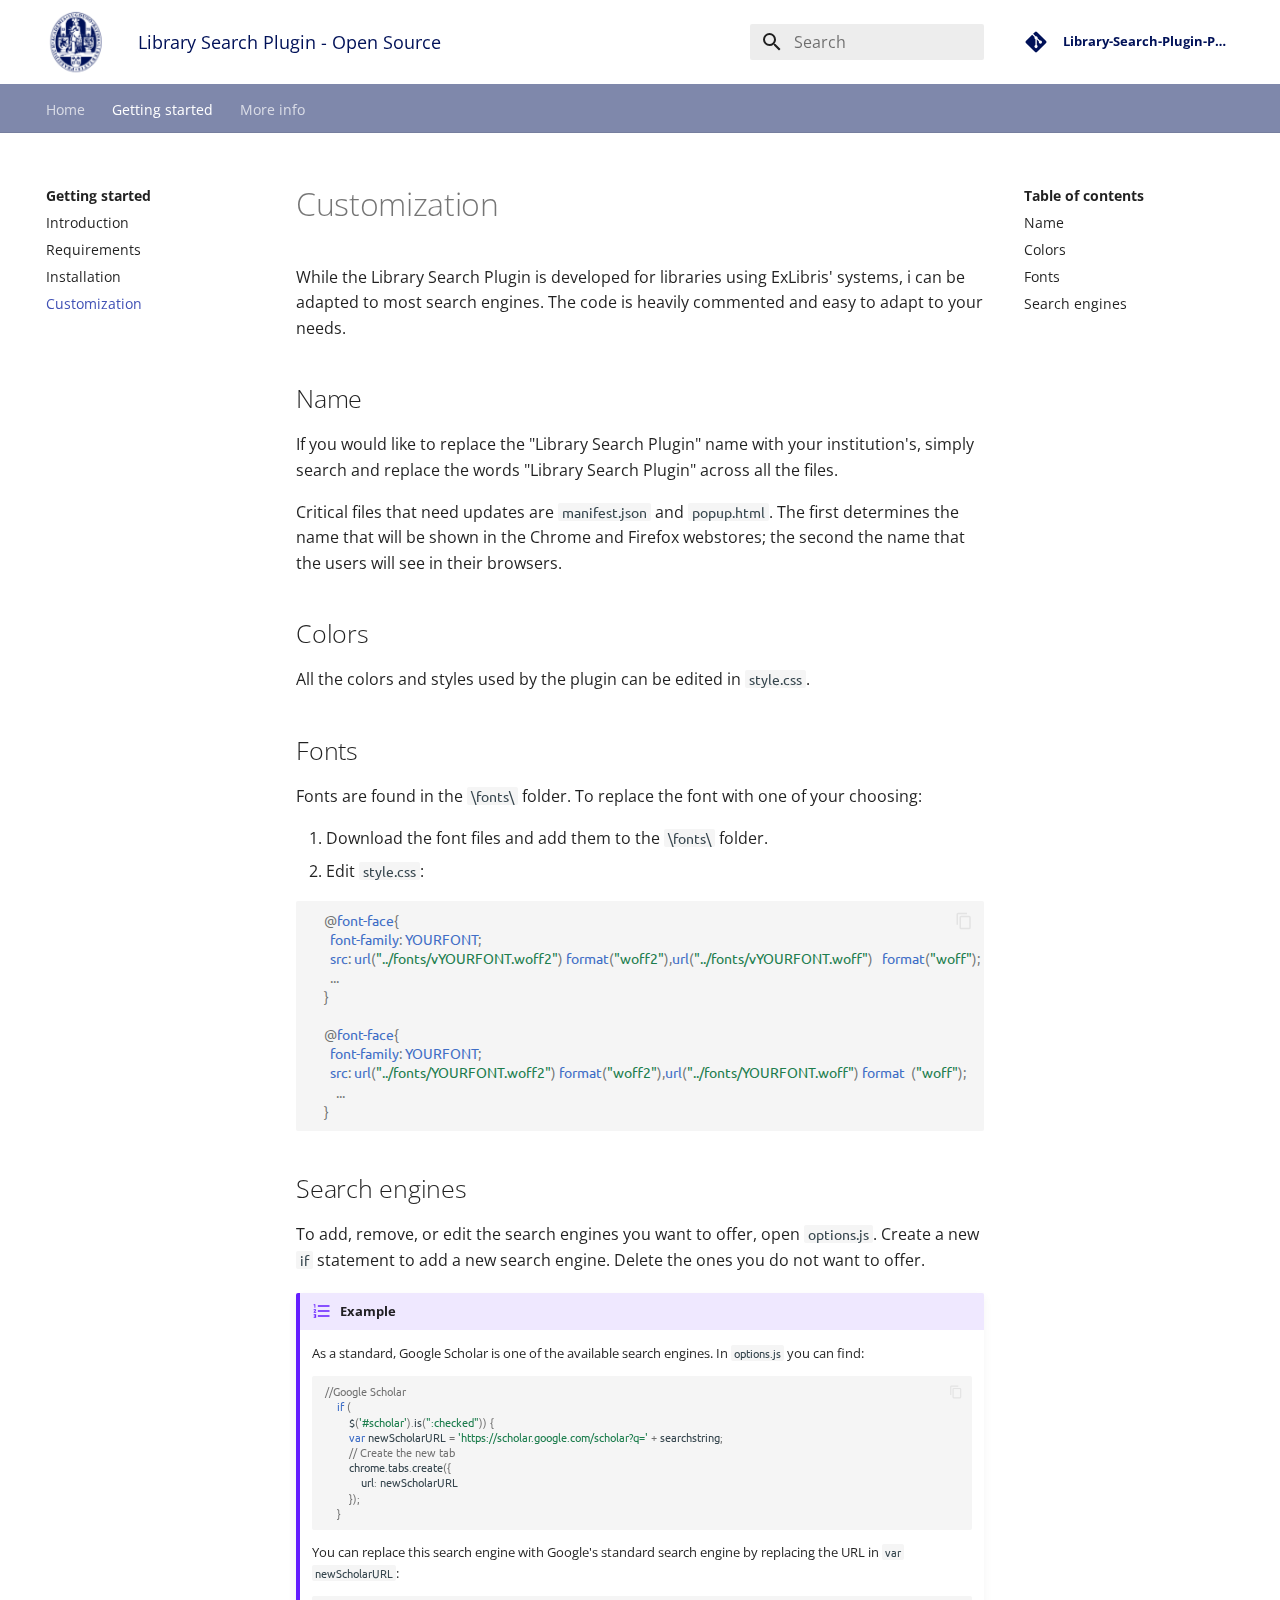
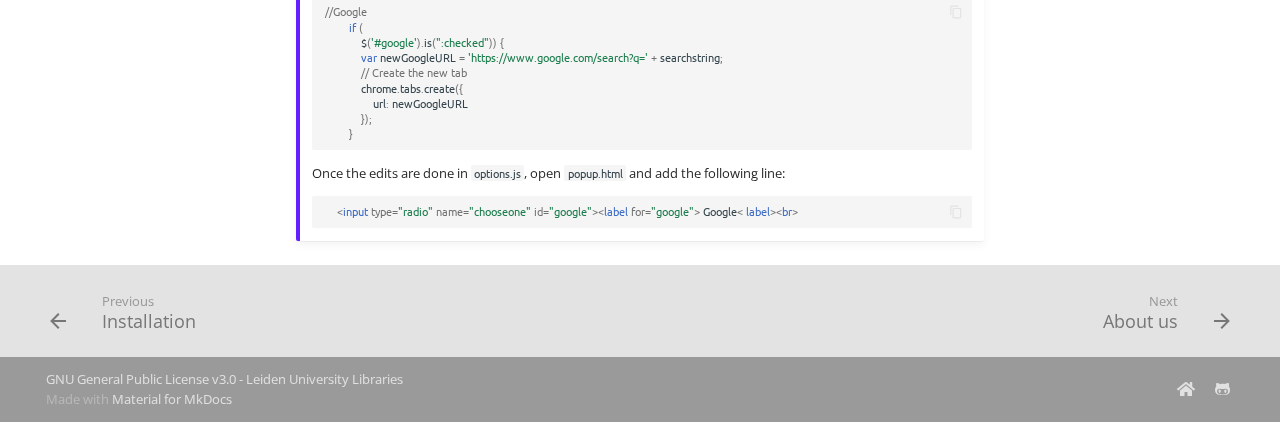
<file: customization/index.html>
<!doctype html>
<html lang="en" class="no-js">
  <head>
    
      <meta charset="utf-8">
      <meta name="viewport" content="width=device-width,initial-scale=1">
      
        <meta name="description" content="The Library Search Plugin allows users (students, researchers, etc.) to <b>search your Library's catalogue, Google Scholar, WorldCat, or PubMed, without having to navigate to the respective websites first.</b> It also comes with a neat context menu that <b>allows users to select text, right-click, and search!</b>">
      
      
      
      
        <link rel="canonical" href="https://github.com/LeidenUniversityLibrary/Library-Search-Plugin-Public/customization/">
      
      <link rel="shortcut icon" href="../assets/favicon.png">
      <meta name="generator" content="mkdocs-1.1.2, mkdocs-material-7.0.3">
    
    
      
        <title>Customization - Library Search Plugin - Open Source</title>
      
    
    
      <link rel="stylesheet" href="../assets/stylesheets/main.1655a90d.min.css">
      
        
        <link rel="stylesheet" href="../assets/stylesheets/palette.7fa14f5b.min.css">
        
          
          
          <meta name="theme-color" content="#ffffff">
        
      
    
    
    
      
        
        <link rel="preconnect" href="https://fonts.gstatic.com" crossorigin>
        <link rel="stylesheet" href="https://fonts.googleapis.com/css?family=Open+Sans:300,400,400i,700%7CUbuntu&display=fallback">
        <style>:root{--md-text-font-family:"Open Sans";--md-code-font-family:"Ubuntu"}</style>
      
    
    
    
      <link rel="stylesheet" href="../stylesheets/extra.css">
    
    
      
    
    
  </head>
  
  
    
    
    
    
    
    <body dir="ltr" data-md-color-scheme="leidenuniv" data-md-color-primary="white" data-md-color-accent="">
      
  
    
    <input class="md-toggle" data-md-toggle="drawer" type="checkbox" id="__drawer" autocomplete="off">
    <input class="md-toggle" data-md-toggle="search" type="checkbox" id="__search" autocomplete="off">
    <label class="md-overlay" for="__drawer"></label>
    <div data-md-component="skip">
      
        
        <a href="#customization" class="md-skip">
          Skip to content
        </a>
      
    </div>
    <div data-md-component="announce">
      
    </div>
    
      

<header class="md-header" data-md-component="header">
  <nav class="md-header__inner md-grid" aria-label="Header">
    <a href="https://github.com/LeidenUniversityLibrary/Library-Search-Plugin-Public" title="Library Search Plugin - Open Source" class="md-header__button md-logo" aria-label="Library Search Plugin - Open Source">
      
  <img src="../assets/favicon.png" alt="logo">

    </a>
    <label class="md-header__button md-icon" for="__drawer">
      <svg xmlns="http://www.w3.org/2000/svg" viewBox="0 0 24 24"><path d="M3 6h18v2H3V6m0 5h18v2H3v-2m0 5h18v2H3v-2z"/></svg>
    </label>
    <div class="md-header__title" data-md-component="header-title">
      <div class="md-header__ellipsis">
        <div class="md-header__topic">
          <span class="md-ellipsis">
            Library Search Plugin - Open Source
          </span>
        </div>
        <div class="md-header__topic" data-md-component="header-topic">
          <span class="md-ellipsis">
            
              Customization
            
          </span>
        </div>
      </div>
    </div>
    <div class="md-header__options">
      
    </div>
    
      <label class="md-header__button md-icon" for="__search">
        <svg xmlns="http://www.w3.org/2000/svg" viewBox="0 0 24 24"><path d="M9.5 3A6.5 6.5 0 0 1 16 9.5c0 1.61-.59 3.09-1.56 4.23l.27.27h.79l5 5-1.5 1.5-5-5v-.79l-.27-.27A6.516 6.516 0 0 1 9.5 16 6.5 6.5 0 0 1 3 9.5 6.5 6.5 0 0 1 9.5 3m0 2C7 5 5 7 5 9.5S7 14 9.5 14 14 12 14 9.5 12 5 9.5 5z"/></svg>
      </label>
      
<div class="md-search" data-md-component="search" role="dialog">
  <label class="md-search__overlay" for="__search"></label>
  <div class="md-search__inner" role="search">
    <form class="md-search__form" name="search">
      <input type="text" class="md-search__input" name="query" aria-label="Search" placeholder="Search" autocapitalize="off" autocorrect="off" autocomplete="off" spellcheck="false" data-md-component="search-query" data-md-state="active" required>
      <label class="md-search__icon md-icon" for="__search">
        <svg xmlns="http://www.w3.org/2000/svg" viewBox="0 0 24 24"><path d="M9.5 3A6.5 6.5 0 0 1 16 9.5c0 1.61-.59 3.09-1.56 4.23l.27.27h.79l5 5-1.5 1.5-5-5v-.79l-.27-.27A6.516 6.516 0 0 1 9.5 16 6.5 6.5 0 0 1 3 9.5 6.5 6.5 0 0 1 9.5 3m0 2C7 5 5 7 5 9.5S7 14 9.5 14 14 12 14 9.5 12 5 9.5 5z"/></svg>
        <svg xmlns="http://www.w3.org/2000/svg" viewBox="0 0 24 24"><path d="M20 11v2H8l5.5 5.5-1.42 1.42L4.16 12l7.92-7.92L13.5 5.5 8 11h12z"/></svg>
      </label>
      <button type="reset" class="md-search__icon md-icon" aria-label="Clear" tabindex="-1">
        <svg xmlns="http://www.w3.org/2000/svg" viewBox="0 0 24 24"><path d="M19 6.41L17.59 5 12 10.59 6.41 5 5 6.41 10.59 12 5 17.59 6.41 19 12 13.41 17.59 19 19 17.59 13.41 12 19 6.41z"/></svg>
      </button>
    </form>
    <div class="md-search__output">
      <div class="md-search__scrollwrap" data-md-scrollfix>
        <div class="md-search-result" data-md-component="search-result">
          <div class="md-search-result__meta">
            Initializing search
          </div>
          <ol class="md-search-result__list"></ol>
        </div>
      </div>
    </div>
  </div>
</div>
    
    
      <div class="md-header__source">
        
<a href="https://github.com/LeidenUniversityLibrary/Library-Search-Plugin-Public" title="Go to repository" class="md-source" data-md-component="source">
  <div class="md-source__icon md-icon">
    
    <svg xmlns="http://www.w3.org/2000/svg" viewBox="0 0 448 512"><path d="M439.55 236.05L244 40.45a28.87 28.87 0 0 0-40.81 0l-40.66 40.63 51.52 51.52c27.06-9.14 52.68 16.77 43.39 43.68l49.66 49.66c34.23-11.8 61.18 31 35.47 56.69-26.49 26.49-70.21-2.87-56-37.34L240.22 199v121.85c25.3 12.54 22.26 41.85 9.08 55a34.34 34.34 0 0 1-48.55 0c-17.57-17.6-11.07-46.91 11.25-56v-123c-20.8-8.51-24.6-30.74-18.64-45L142.57 101 8.45 235.14a28.86 28.86 0 0 0 0 40.81l195.61 195.6a28.86 28.86 0 0 0 40.8 0l194.69-194.69a28.86 28.86 0 0 0 0-40.81z"/></svg>
  </div>
  <div class="md-source__repository">
    Library-Search-Plugin-Public
  </div>
</a>
      </div>
    
  </nav>
</header>
    
    <div class="md-container" data-md-component="container">
      
      
        
          
<nav class="md-tabs" aria-label="Tabs" data-md-component="tabs">
  <div class="md-tabs__inner md-grid">
    <ul class="md-tabs__list">
      
        
  
  


  <li class="md-tabs__item">
    <a href=".." class="md-tabs__link">
      Home
    </a>
  </li>

      
        
  
  
    
  


  
  
  
    <li class="md-tabs__item">
      <a href="../introduction/" class="md-tabs__link md-tabs__link--active">
        Getting started
      </a>
    </li>
  

      
        
  
  


  
  
  
    <li class="md-tabs__item">
      <a href="../about/" class="md-tabs__link">
        More info
      </a>
    </li>
  

      
    </ul>
  </div>
</nav>
        
      
      <main class="md-main" data-md-component="main">
        <div class="md-main__inner md-grid">
          
            
              
              <div class="md-sidebar md-sidebar--primary" data-md-component="sidebar" data-md-type="navigation" >
                <div class="md-sidebar__scrollwrap">
                  <div class="md-sidebar__inner">
                    



  


<nav class="md-nav md-nav--primary md-nav--lifted" aria-label="Navigation" data-md-level="0">
  <label class="md-nav__title" for="__drawer">
    <a href="https://github.com/LeidenUniversityLibrary/Library-Search-Plugin-Public" title="Library Search Plugin - Open Source" class="md-nav__button md-logo" aria-label="Library Search Plugin - Open Source">
      
  <img src="../assets/favicon.png" alt="logo">

    </a>
    Library Search Plugin - Open Source
  </label>
  
    <div class="md-nav__source">
      
<a href="https://github.com/LeidenUniversityLibrary/Library-Search-Plugin-Public" title="Go to repository" class="md-source" data-md-component="source">
  <div class="md-source__icon md-icon">
    
    <svg xmlns="http://www.w3.org/2000/svg" viewBox="0 0 448 512"><path d="M439.55 236.05L244 40.45a28.87 28.87 0 0 0-40.81 0l-40.66 40.63 51.52 51.52c27.06-9.14 52.68 16.77 43.39 43.68l49.66 49.66c34.23-11.8 61.18 31 35.47 56.69-26.49 26.49-70.21-2.87-56-37.34L240.22 199v121.85c25.3 12.54 22.26 41.85 9.08 55a34.34 34.34 0 0 1-48.55 0c-17.57-17.6-11.07-46.91 11.25-56v-123c-20.8-8.51-24.6-30.74-18.64-45L142.57 101 8.45 235.14a28.86 28.86 0 0 0 0 40.81l195.61 195.6a28.86 28.86 0 0 0 40.8 0l194.69-194.69a28.86 28.86 0 0 0 0-40.81z"/></svg>
  </div>
  <div class="md-source__repository">
    Library-Search-Plugin-Public
  </div>
</a>
    </div>
  
  <ul class="md-nav__list" data-md-scrollfix>
    
      
      
      

  
  
  
    <li class="md-nav__item">
      <a href=".." class="md-nav__link">
        Home
      </a>
    </li>
  

    
      
      
      

  
  
    
  
  
    
    <li class="md-nav__item md-nav__item--active md-nav__item--nested">
      
      
        <input class="md-nav__toggle md-toggle" data-md-toggle="__nav_2" type="checkbox" id="__nav_2" checked>
      
      <label class="md-nav__link" for="__nav_2">
        Getting started
        <span class="md-nav__icon md-icon"></span>
      </label>
      <nav class="md-nav" aria-label="Getting started" data-md-level="1">
        <label class="md-nav__title" for="__nav_2">
          <span class="md-nav__icon md-icon"></span>
          Getting started
        </label>
        <ul class="md-nav__list" data-md-scrollfix>
          
            
  
  
  
    <li class="md-nav__item">
      <a href="../introduction/" class="md-nav__link">
        Introduction
      </a>
    </li>
  

          
            
  
  
  
    <li class="md-nav__item">
      <a href="../requirements/" class="md-nav__link">
        Requirements
      </a>
    </li>
  

          
            
  
  
  
    <li class="md-nav__item">
      <a href="../installation/" class="md-nav__link">
        Installation
      </a>
    </li>
  

          
            
  
  
    
  
  
    <li class="md-nav__item md-nav__item--active">
      
      <input class="md-nav__toggle md-toggle" data-md-toggle="toc" type="checkbox" id="__toc">
      
        
      
      
        <label class="md-nav__link md-nav__link--active" for="__toc">
          Customization
          <span class="md-nav__icon md-icon"></span>
        </label>
      
      <a href="./" class="md-nav__link md-nav__link--active">
        Customization
      </a>
      
        
<nav class="md-nav md-nav--secondary" aria-label="Table of contents">
  
  
    
  
  
    <label class="md-nav__title" for="__toc">
      <span class="md-nav__icon md-icon"></span>
      Table of contents
    </label>
    <ul class="md-nav__list" data-md-component="toc" data-md-scrollfix>
      
        <li class="md-nav__item">
  <a href="#name" class="md-nav__link">
    Name
  </a>
  
</li>
      
        <li class="md-nav__item">
  <a href="#colors" class="md-nav__link">
    Colors
  </a>
  
</li>
      
        <li class="md-nav__item">
  <a href="#fonts" class="md-nav__link">
    Fonts
  </a>
  
</li>
      
        <li class="md-nav__item">
  <a href="#search-engines" class="md-nav__link">
    Search engines
  </a>
  
</li>
      
    </ul>
  
</nav>
      
    </li>
  

          
        </ul>
      </nav>
    </li>
  

    
      
      
      

  
  
  
    
    <li class="md-nav__item md-nav__item--nested">
      
      
        <input class="md-nav__toggle md-toggle" data-md-toggle="__nav_3" type="checkbox" id="__nav_3" >
      
      <label class="md-nav__link" for="__nav_3">
        More info
        <span class="md-nav__icon md-icon"></span>
      </label>
      <nav class="md-nav" aria-label="More info" data-md-level="1">
        <label class="md-nav__title" for="__nav_3">
          <span class="md-nav__icon md-icon"></span>
          More info
        </label>
        <ul class="md-nav__list" data-md-scrollfix>
          
            
  
  
  
    <li class="md-nav__item">
      <a href="../about/" class="md-nav__link">
        About us
      </a>
    </li>
  

          
            
  
  
  
    <li class="md-nav__item">
      <a href="../license/" class="md-nav__link">
        License
      </a>
    </li>
  

          
        </ul>
      </nav>
    </li>
  

    
  </ul>
</nav>
                  </div>
                </div>
              </div>
            
            
              
              <div class="md-sidebar md-sidebar--secondary" data-md-component="sidebar" data-md-type="toc" >
                <div class="md-sidebar__scrollwrap">
                  <div class="md-sidebar__inner">
                    
<nav class="md-nav md-nav--secondary" aria-label="Table of contents">
  
  
    
  
  
    <label class="md-nav__title" for="__toc">
      <span class="md-nav__icon md-icon"></span>
      Table of contents
    </label>
    <ul class="md-nav__list" data-md-component="toc" data-md-scrollfix>
      
        <li class="md-nav__item">
  <a href="#name" class="md-nav__link">
    Name
  </a>
  
</li>
      
        <li class="md-nav__item">
  <a href="#colors" class="md-nav__link">
    Colors
  </a>
  
</li>
      
        <li class="md-nav__item">
  <a href="#fonts" class="md-nav__link">
    Fonts
  </a>
  
</li>
      
        <li class="md-nav__item">
  <a href="#search-engines" class="md-nav__link">
    Search engines
  </a>
  
</li>
      
    </ul>
  
</nav>
                  </div>
                </div>
              </div>
            
          
          <div class="md-content" data-md-component="content">
            <article class="md-content__inner md-typeset">
              
                
                
                <h1 id="customization">Customization</h1>
<p>While the Library Search Plugin is developed for libraries using ExLibris' systems, i can be adapted to most search engines. The code is heavily commented and easy to adapt to your needs.</p>
<h2 id="name">Name</h2>
<p>If you would like to replace the "Library Search Plugin" name with your institution's, simply search and replace the words "Library Search Plugin" across all the files.</p>
<p>Critical files that need updates are <code>manifest.json</code> and <code>popup.html</code>. The first determines the name that will be shown in the Chrome and Firefox webstores; the second the name that the users will see in their browsers.</p>
<h2 id="colors">Colors</h2>
<p>All the colors and styles used by the plugin can be edited in <code>style.css</code>.</p>
<h2 id="fonts">Fonts</h2>
<p>Fonts are found in the <code>\fonts\</code> folder. To replace the font with one of your choosing:</p>
<ol>
<li>Download the font files and add them to the <code>\fonts\</code> folder.</li>
<li>Edit <code>style.css</code>:</li>
</ol>
<div class="highlight"><pre><span></span><code>    <span class="p">@</span><span class="k">font-face</span><span class="p">{</span>
      <span class="nt">font-family</span><span class="o">:</span> <span class="nt">YOURFONT</span><span class="o">;</span>
      <span class="nt">src</span><span class="o">:</span> <span class="nt">url</span><span class="o">(</span><span class="s2">&quot;../fonts/vYOURFONT.woff2&quot;</span><span class="o">)</span> <span class="nt">format</span><span class="o">(</span><span class="s2">&quot;woff2&quot;</span><span class="o">),</span><span class="nt">url</span><span class="o">(</span><span class="s2">&quot;../fonts/vYOURFONT.woff&quot;</span><span class="o">)</span>   <span class="nt">format</span><span class="o">(</span><span class="s2">&quot;woff&quot;</span><span class="o">);</span>
      <span class="o">...</span>
    <span class="p">}</span>

    <span class="p">@</span><span class="k">font-face</span><span class="p">{</span>
      <span class="nt">font-family</span><span class="o">:</span> <span class="nt">YOURFONT</span><span class="o">;</span>
      <span class="nt">src</span><span class="o">:</span> <span class="nt">url</span><span class="o">(</span><span class="s2">&quot;../fonts/YOURFONT.woff2&quot;</span><span class="o">)</span> <span class="nt">format</span><span class="o">(</span><span class="s2">&quot;woff2&quot;</span><span class="o">),</span><span class="nt">url</span><span class="o">(</span><span class="s2">&quot;../fonts/YOURFONT.woff&quot;</span><span class="o">)</span> <span class="nt">format</span>  <span class="o">(</span><span class="s2">&quot;woff&quot;</span><span class="o">);</span>
        <span class="o">...</span>
    <span class="p">}</span>
</code></pre></div>
<h2 id="search-engines">Search engines</h2>
<p>To add, remove, or edit the search engines you want to offer, open <code>options.js</code>. Create a new <code>if</code> statement to add a new search engine. Delete the ones you do not want to offer.</p>
<div class="admonition example">
<p class="admonition-title">Example</p>
<p>As a standard, Google Scholar is one of the available search engines. In <code>options.js</code> you   can find:</p>
<div class="highlight"><pre><span></span><code><span class="c1">//Google Scholar</span>
    <span class="k">if</span> <span class="p">(</span>
        <span class="nx">$</span><span class="p">(</span><span class="s1">&#39;#scholar&#39;</span><span class="p">).</span><span class="nx">is</span><span class="p">(</span><span class="s2">&quot;:checked&quot;</span><span class="p">))</span> <span class="p">{</span>
        <span class="kd">var</span> <span class="nx">newScholarURL</span> <span class="o">=</span> <span class="s1">&#39;https://scholar.google.com/scholar?q=&#39;</span> <span class="o">+</span> <span class="nx">searchstring</span><span class="p">;</span>
        <span class="c1">// Create the new tab</span>
        <span class="nx">chrome</span><span class="p">.</span><span class="nx">tabs</span><span class="p">.</span><span class="nx">create</span><span class="p">({</span>
            <span class="nx">url</span><span class="o">:</span> <span class="nx">newScholarURL</span>
        <span class="p">});</span>
    <span class="p">}</span>
</code></pre></div>
<p>You can replace this search engine with Google's standard search engine by replacing the    URL in <code>var newScholarURL</code>:</p>
<p><div class="highlight"><pre><span></span><code><span class="c1">//Google</span>
        <span class="k">if</span> <span class="p">(</span>
            <span class="nx">$</span><span class="p">(</span><span class="s1">&#39;#google&#39;</span><span class="p">).</span><span class="nx">is</span><span class="p">(</span><span class="s2">&quot;:checked&quot;</span><span class="p">))</span> <span class="p">{</span>
            <span class="kd">var</span> <span class="nx">newGoogleURL</span> <span class="o">=</span> <span class="s1">&#39;https://www.google.com/search?q=&#39;</span> <span class="o">+</span> <span class="nx">searchstring</span><span class="p">;</span>
            <span class="c1">// Create the new tab</span>
            <span class="nx">chrome</span><span class="p">.</span><span class="nx">tabs</span><span class="p">.</span><span class="nx">create</span><span class="p">({</span>
                <span class="nx">url</span><span class="o">:</span> <span class="nx">newGoogleURL</span>
            <span class="p">});</span>
        <span class="p">}</span>
</code></pre></div>
Once the edits are done in <code>options.js</code>, open <code>popup.html</code> and add the following line:
<div class="highlight"><pre><span></span><code>    <span class="p">&lt;</span><span class="nt">input</span> <span class="na">type</span><span class="o">=</span><span class="s">&quot;radio&quot;</span> <span class="na">name</span><span class="o">=</span><span class="s">&quot;chooseone&quot;</span> <span class="na">id</span><span class="o">=</span><span class="s">&quot;google&quot;</span><span class="p">&gt;&lt;</span><span class="nt">label</span> <span class="na">for</span><span class="o">=</span><span class="s">&quot;google&quot;</span><span class="p">&gt;</span> Google<span class="p">&lt;</span> <span class="nt">label</span><span class="p">&gt;&lt;</span><span class="nt">br</span><span class="p">&gt;</span>
</code></pre></div></p>
</div>
                
              
              
                


              
            </article>
          </div>
        </div>
      </main>
      
        
<footer class="md-footer">
  
    <nav class="md-footer__inner md-grid" aria-label="Footer">
      
        <a href="../installation/" class="md-footer__link md-footer__link--prev" rel="prev">
          <div class="md-footer__button md-icon">
            <svg xmlns="http://www.w3.org/2000/svg" viewBox="0 0 24 24"><path d="M20 11v2H8l5.5 5.5-1.42 1.42L4.16 12l7.92-7.92L13.5 5.5 8 11h12z"/></svg>
          </div>
          <div class="md-footer__title">
            <div class="md-ellipsis">
              <span class="md-footer__direction">
                Previous
              </span>
              Installation
            </div>
          </div>
        </a>
      
      
        <a href="../about/" class="md-footer__link md-footer__link--next" rel="next">
          <div class="md-footer__title">
            <div class="md-ellipsis">
              <span class="md-footer__direction">
                Next
              </span>
              About us
            </div>
          </div>
          <div class="md-footer__button md-icon">
            <svg xmlns="http://www.w3.org/2000/svg" viewBox="0 0 24 24"><path d="M4 11v2h12l-5.5 5.5 1.42 1.42L19.84 12l-7.92-7.92L10.5 5.5 16 11H4z"/></svg>
          </div>
        </a>
      
    </nav>
  
  <div class="md-footer-meta md-typeset">
    <div class="md-footer-meta__inner md-grid">
      <div class="md-footer-copyright">
        
          <div class="md-footer-copyright__highlight">
            GNU General Public License v3.0 - Leiden University Libraries
          </div>
        
        Made with
        <a href="https://squidfunk.github.io/mkdocs-material/" target="_blank" rel="noopener">
          Material for MkDocs
        </a>
      </div>
      
  <div class="md-footer-social">
    
      
      
        
        
      
      <a href="https://www.universiteitleiden.nl" target="_blank" rel="noopener" title="www.universiteitleiden.nl" class="md-footer-social__link">
        <svg xmlns="http://www.w3.org/2000/svg" viewBox="0 0 576 512"><path d="M280.37 148.26L96 300.11V464a16 16 0 0 0 16 16l112.06-.29a16 16 0 0 0 15.92-16V368a16 16 0 0 1 16-16h64a16 16 0 0 1 16 16v95.64a16 16 0 0 0 16 16.05L464 480a16 16 0 0 0 16-16V300L295.67 148.26a12.19 12.19 0 0 0-15.3 0zM571.6 251.47L488 182.56V44.05a12 12 0 0 0-12-12h-56a12 12 0 0 0-12 12v72.61L318.47 43a48 48 0 0 0-61 0L4.34 251.47a12 12 0 0 0-1.6 16.9l25.5 31A12 12 0 0 0 45.15 301l235.22-193.74a12.19 12.19 0 0 1 15.3 0L530.9 301a12 12 0 0 0 16.9-1.6l25.5-31a12 12 0 0 0-1.7-16.93z"/></svg>
      </a>
    
      
      
        
        
      
      <a href="https://github.com/LeidenUniversityLibrary" target="_blank" rel="noopener" title="github.com" class="md-footer-social__link">
        <svg xmlns="http://www.w3.org/2000/svg" viewBox="0 0 480 512"><path d="M186.1 328.7c0 20.9-10.9 55.1-36.7 55.1s-36.7-34.2-36.7-55.1 10.9-55.1 36.7-55.1 36.7 34.2 36.7 55.1zM480 278.2c0 31.9-3.2 65.7-17.5 95-37.9 76.6-142.1 74.8-216.7 74.8-75.8 0-186.2 2.7-225.6-74.8-14.6-29-20.2-63.1-20.2-95 0-41.9 13.9-81.5 41.5-113.6-5.2-15.8-7.7-32.4-7.7-48.8 0-21.5 4.9-32.3 14.6-51.8 45.3 0 74.3 9 108.8 36 29-6.9 58.8-10 88.7-10 27 0 54.2 2.9 80.4 9.2 34-26.7 63-35.2 107.8-35.2 9.8 19.5 14.6 30.3 14.6 51.8 0 16.4-2.6 32.7-7.7 48.2 27.5 32.4 39 72.3 39 114.2zm-64.3 50.5c0-43.9-26.7-82.6-73.5-82.6-18.9 0-37 3.4-56 6-14.9 2.3-29.8 3.2-45.1 3.2-15.2 0-30.1-.9-45.1-3.2-18.7-2.6-37-6-56-6-46.8 0-73.5 38.7-73.5 82.6 0 87.8 80.4 101.3 150.4 101.3h48.2c70.3 0 150.6-13.4 150.6-101.3zm-82.6-55.1c-25.8 0-36.7 34.2-36.7 55.1s10.9 55.1 36.7 55.1 36.7-34.2 36.7-55.1-10.9-55.1-36.7-55.1z"/></svg>
      </a>
    
  </div>

    </div>
  </div>
</footer>
      
    </div>
    <div class="md-dialog" data-md-component="dialog">
      <div class="md-dialog__inner md-typeset"></div>
    </div>
    <script id="__config" type="application/json">{"base": "..", "features": ["navigation.instant", "navigation.tabs", "navigation.sections", "navigation.tracking"], "translations": {"clipboard.copy": "Copy to clipboard", "clipboard.copied": "Copied to clipboard", "search.config.lang": "en", "search.config.pipeline": "trimmer, stopWordFilter", "search.config.separator": "[\\s\\-]+", "search.placeholder": "Search", "search.result.placeholder": "Type to start searching", "search.result.none": "No matching documents", "search.result.one": "1 matching document", "search.result.other": "# matching documents", "search.result.more.one": "1 more on this page", "search.result.more.other": "# more on this page", "search.result.term.missing": "Missing"}, "search": "../assets/javascripts/workers/search.fb4a9340.min.js", "version": null}</script>
    
    
      <script src="../assets/javascripts/bundle.ca5457b8.min.js"></script>
      
    
  </body>
</html>
</file>
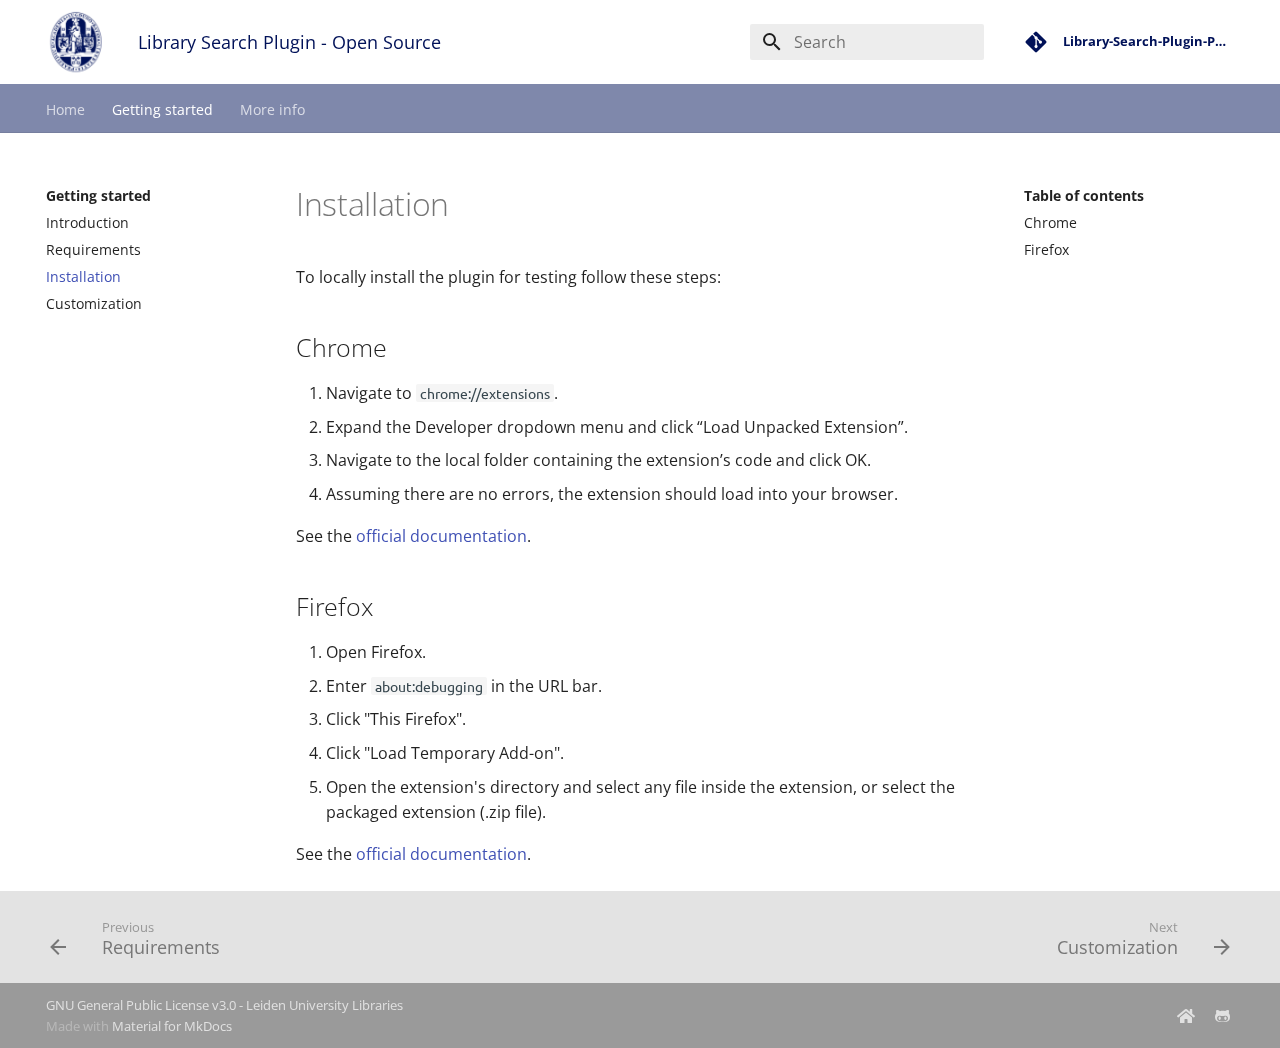
<file: installation/index.html>
<!doctype html>
<html lang="en" class="no-js">
  <head>
    
      <meta charset="utf-8">
      <meta name="viewport" content="width=device-width,initial-scale=1">
      
        <meta name="description" content="The Library Search Plugin allows users (students, researchers, etc.) to <b>search your Library's catalogue, Google Scholar, WorldCat, or PubMed, without having to navigate to the respective websites first.</b> It also comes with a neat context menu that <b>allows users to select text, right-click, and search!</b>">
      
      
      
      
        <link rel="canonical" href="https://github.com/LeidenUniversityLibrary/Library-Search-Plugin-Public/installation/">
      
      <link rel="shortcut icon" href="../assets/favicon.png">
      <meta name="generator" content="mkdocs-1.1.2, mkdocs-material-7.0.3">
    
    
      
        <title>Installation - Library Search Plugin - Open Source</title>
      
    
    
      <link rel="stylesheet" href="../assets/stylesheets/main.1655a90d.min.css">
      
        
        <link rel="stylesheet" href="../assets/stylesheets/palette.7fa14f5b.min.css">
        
          
          
          <meta name="theme-color" content="#ffffff">
        
      
    
    
    
      
        
        <link rel="preconnect" href="https://fonts.gstatic.com" crossorigin>
        <link rel="stylesheet" href="https://fonts.googleapis.com/css?family=Open+Sans:300,400,400i,700%7CUbuntu&display=fallback">
        <style>:root{--md-text-font-family:"Open Sans";--md-code-font-family:"Ubuntu"}</style>
      
    
    
    
      <link rel="stylesheet" href="../stylesheets/extra.css">
    
    
      
    
    
  </head>
  
  
    
    
    
    
    
    <body dir="ltr" data-md-color-scheme="leidenuniv" data-md-color-primary="white" data-md-color-accent="">
      
  
    
    <input class="md-toggle" data-md-toggle="drawer" type="checkbox" id="__drawer" autocomplete="off">
    <input class="md-toggle" data-md-toggle="search" type="checkbox" id="__search" autocomplete="off">
    <label class="md-overlay" for="__drawer"></label>
    <div data-md-component="skip">
      
        
        <a href="#installation" class="md-skip">
          Skip to content
        </a>
      
    </div>
    <div data-md-component="announce">
      
    </div>
    
      

<header class="md-header" data-md-component="header">
  <nav class="md-header__inner md-grid" aria-label="Header">
    <a href="https://github.com/LeidenUniversityLibrary/Library-Search-Plugin-Public" title="Library Search Plugin - Open Source" class="md-header__button md-logo" aria-label="Library Search Plugin - Open Source">
      
  <img src="../assets/favicon.png" alt="logo">

    </a>
    <label class="md-header__button md-icon" for="__drawer">
      <svg xmlns="http://www.w3.org/2000/svg" viewBox="0 0 24 24"><path d="M3 6h18v2H3V6m0 5h18v2H3v-2m0 5h18v2H3v-2z"/></svg>
    </label>
    <div class="md-header__title" data-md-component="header-title">
      <div class="md-header__ellipsis">
        <div class="md-header__topic">
          <span class="md-ellipsis">
            Library Search Plugin - Open Source
          </span>
        </div>
        <div class="md-header__topic" data-md-component="header-topic">
          <span class="md-ellipsis">
            
              Installation
            
          </span>
        </div>
      </div>
    </div>
    <div class="md-header__options">
      
    </div>
    
      <label class="md-header__button md-icon" for="__search">
        <svg xmlns="http://www.w3.org/2000/svg" viewBox="0 0 24 24"><path d="M9.5 3A6.5 6.5 0 0 1 16 9.5c0 1.61-.59 3.09-1.56 4.23l.27.27h.79l5 5-1.5 1.5-5-5v-.79l-.27-.27A6.516 6.516 0 0 1 9.5 16 6.5 6.5 0 0 1 3 9.5 6.5 6.5 0 0 1 9.5 3m0 2C7 5 5 7 5 9.5S7 14 9.5 14 14 12 14 9.5 12 5 9.5 5z"/></svg>
      </label>
      
<div class="md-search" data-md-component="search" role="dialog">
  <label class="md-search__overlay" for="__search"></label>
  <div class="md-search__inner" role="search">
    <form class="md-search__form" name="search">
      <input type="text" class="md-search__input" name="query" aria-label="Search" placeholder="Search" autocapitalize="off" autocorrect="off" autocomplete="off" spellcheck="false" data-md-component="search-query" data-md-state="active" required>
      <label class="md-search__icon md-icon" for="__search">
        <svg xmlns="http://www.w3.org/2000/svg" viewBox="0 0 24 24"><path d="M9.5 3A6.5 6.5 0 0 1 16 9.5c0 1.61-.59 3.09-1.56 4.23l.27.27h.79l5 5-1.5 1.5-5-5v-.79l-.27-.27A6.516 6.516 0 0 1 9.5 16 6.5 6.5 0 0 1 3 9.5 6.5 6.5 0 0 1 9.5 3m0 2C7 5 5 7 5 9.5S7 14 9.5 14 14 12 14 9.5 12 5 9.5 5z"/></svg>
        <svg xmlns="http://www.w3.org/2000/svg" viewBox="0 0 24 24"><path d="M20 11v2H8l5.5 5.5-1.42 1.42L4.16 12l7.92-7.92L13.5 5.5 8 11h12z"/></svg>
      </label>
      <button type="reset" class="md-search__icon md-icon" aria-label="Clear" tabindex="-1">
        <svg xmlns="http://www.w3.org/2000/svg" viewBox="0 0 24 24"><path d="M19 6.41L17.59 5 12 10.59 6.41 5 5 6.41 10.59 12 5 17.59 6.41 19 12 13.41 17.59 19 19 17.59 13.41 12 19 6.41z"/></svg>
      </button>
    </form>
    <div class="md-search__output">
      <div class="md-search__scrollwrap" data-md-scrollfix>
        <div class="md-search-result" data-md-component="search-result">
          <div class="md-search-result__meta">
            Initializing search
          </div>
          <ol class="md-search-result__list"></ol>
        </div>
      </div>
    </div>
  </div>
</div>
    
    
      <div class="md-header__source">
        
<a href="https://github.com/LeidenUniversityLibrary/Library-Search-Plugin-Public" title="Go to repository" class="md-source" data-md-component="source">
  <div class="md-source__icon md-icon">
    
    <svg xmlns="http://www.w3.org/2000/svg" viewBox="0 0 448 512"><path d="M439.55 236.05L244 40.45a28.87 28.87 0 0 0-40.81 0l-40.66 40.63 51.52 51.52c27.06-9.14 52.68 16.77 43.39 43.68l49.66 49.66c34.23-11.8 61.18 31 35.47 56.69-26.49 26.49-70.21-2.87-56-37.34L240.22 199v121.85c25.3 12.54 22.26 41.85 9.08 55a34.34 34.34 0 0 1-48.55 0c-17.57-17.6-11.07-46.91 11.25-56v-123c-20.8-8.51-24.6-30.74-18.64-45L142.57 101 8.45 235.14a28.86 28.86 0 0 0 0 40.81l195.61 195.6a28.86 28.86 0 0 0 40.8 0l194.69-194.69a28.86 28.86 0 0 0 0-40.81z"/></svg>
  </div>
  <div class="md-source__repository">
    Library-Search-Plugin-Public
  </div>
</a>
      </div>
    
  </nav>
</header>
    
    <div class="md-container" data-md-component="container">
      
      
        
          
<nav class="md-tabs" aria-label="Tabs" data-md-component="tabs">
  <div class="md-tabs__inner md-grid">
    <ul class="md-tabs__list">
      
        
  
  


  <li class="md-tabs__item">
    <a href=".." class="md-tabs__link">
      Home
    </a>
  </li>

      
        
  
  
    
  


  
  
  
    <li class="md-tabs__item">
      <a href="../introduction/" class="md-tabs__link md-tabs__link--active">
        Getting started
      </a>
    </li>
  

      
        
  
  


  
  
  
    <li class="md-tabs__item">
      <a href="../about/" class="md-tabs__link">
        More info
      </a>
    </li>
  

      
    </ul>
  </div>
</nav>
        
      
      <main class="md-main" data-md-component="main">
        <div class="md-main__inner md-grid">
          
            
              
              <div class="md-sidebar md-sidebar--primary" data-md-component="sidebar" data-md-type="navigation" >
                <div class="md-sidebar__scrollwrap">
                  <div class="md-sidebar__inner">
                    



  


<nav class="md-nav md-nav--primary md-nav--lifted" aria-label="Navigation" data-md-level="0">
  <label class="md-nav__title" for="__drawer">
    <a href="https://github.com/LeidenUniversityLibrary/Library-Search-Plugin-Public" title="Library Search Plugin - Open Source" class="md-nav__button md-logo" aria-label="Library Search Plugin - Open Source">
      
  <img src="../assets/favicon.png" alt="logo">

    </a>
    Library Search Plugin - Open Source
  </label>
  
    <div class="md-nav__source">
      
<a href="https://github.com/LeidenUniversityLibrary/Library-Search-Plugin-Public" title="Go to repository" class="md-source" data-md-component="source">
  <div class="md-source__icon md-icon">
    
    <svg xmlns="http://www.w3.org/2000/svg" viewBox="0 0 448 512"><path d="M439.55 236.05L244 40.45a28.87 28.87 0 0 0-40.81 0l-40.66 40.63 51.52 51.52c27.06-9.14 52.68 16.77 43.39 43.68l49.66 49.66c34.23-11.8 61.18 31 35.47 56.69-26.49 26.49-70.21-2.87-56-37.34L240.22 199v121.85c25.3 12.54 22.26 41.85 9.08 55a34.34 34.34 0 0 1-48.55 0c-17.57-17.6-11.07-46.91 11.25-56v-123c-20.8-8.51-24.6-30.74-18.64-45L142.57 101 8.45 235.14a28.86 28.86 0 0 0 0 40.81l195.61 195.6a28.86 28.86 0 0 0 40.8 0l194.69-194.69a28.86 28.86 0 0 0 0-40.81z"/></svg>
  </div>
  <div class="md-source__repository">
    Library-Search-Plugin-Public
  </div>
</a>
    </div>
  
  <ul class="md-nav__list" data-md-scrollfix>
    
      
      
      

  
  
  
    <li class="md-nav__item">
      <a href=".." class="md-nav__link">
        Home
      </a>
    </li>
  

    
      
      
      

  
  
    
  
  
    
    <li class="md-nav__item md-nav__item--active md-nav__item--nested">
      
      
        <input class="md-nav__toggle md-toggle" data-md-toggle="__nav_2" type="checkbox" id="__nav_2" checked>
      
      <label class="md-nav__link" for="__nav_2">
        Getting started
        <span class="md-nav__icon md-icon"></span>
      </label>
      <nav class="md-nav" aria-label="Getting started" data-md-level="1">
        <label class="md-nav__title" for="__nav_2">
          <span class="md-nav__icon md-icon"></span>
          Getting started
        </label>
        <ul class="md-nav__list" data-md-scrollfix>
          
            
  
  
  
    <li class="md-nav__item">
      <a href="../introduction/" class="md-nav__link">
        Introduction
      </a>
    </li>
  

          
            
  
  
  
    <li class="md-nav__item">
      <a href="../requirements/" class="md-nav__link">
        Requirements
      </a>
    </li>
  

          
            
  
  
    
  
  
    <li class="md-nav__item md-nav__item--active">
      
      <input class="md-nav__toggle md-toggle" data-md-toggle="toc" type="checkbox" id="__toc">
      
        
      
      
        <label class="md-nav__link md-nav__link--active" for="__toc">
          Installation
          <span class="md-nav__icon md-icon"></span>
        </label>
      
      <a href="./" class="md-nav__link md-nav__link--active">
        Installation
      </a>
      
        
<nav class="md-nav md-nav--secondary" aria-label="Table of contents">
  
  
    
  
  
    <label class="md-nav__title" for="__toc">
      <span class="md-nav__icon md-icon"></span>
      Table of contents
    </label>
    <ul class="md-nav__list" data-md-component="toc" data-md-scrollfix>
      
        <li class="md-nav__item">
  <a href="#chrome" class="md-nav__link">
    Chrome
  </a>
  
</li>
      
        <li class="md-nav__item">
  <a href="#firefox" class="md-nav__link">
    Firefox
  </a>
  
</li>
      
    </ul>
  
</nav>
      
    </li>
  

          
            
  
  
  
    <li class="md-nav__item">
      <a href="../customization/" class="md-nav__link">
        Customization
      </a>
    </li>
  

          
        </ul>
      </nav>
    </li>
  

    
      
      
      

  
  
  
    
    <li class="md-nav__item md-nav__item--nested">
      
      
        <input class="md-nav__toggle md-toggle" data-md-toggle="__nav_3" type="checkbox" id="__nav_3" >
      
      <label class="md-nav__link" for="__nav_3">
        More info
        <span class="md-nav__icon md-icon"></span>
      </label>
      <nav class="md-nav" aria-label="More info" data-md-level="1">
        <label class="md-nav__title" for="__nav_3">
          <span class="md-nav__icon md-icon"></span>
          More info
        </label>
        <ul class="md-nav__list" data-md-scrollfix>
          
            
  
  
  
    <li class="md-nav__item">
      <a href="../about/" class="md-nav__link">
        About us
      </a>
    </li>
  

          
            
  
  
  
    <li class="md-nav__item">
      <a href="../license/" class="md-nav__link">
        License
      </a>
    </li>
  

          
        </ul>
      </nav>
    </li>
  

    
  </ul>
</nav>
                  </div>
                </div>
              </div>
            
            
              
              <div class="md-sidebar md-sidebar--secondary" data-md-component="sidebar" data-md-type="toc" >
                <div class="md-sidebar__scrollwrap">
                  <div class="md-sidebar__inner">
                    
<nav class="md-nav md-nav--secondary" aria-label="Table of contents">
  
  
    
  
  
    <label class="md-nav__title" for="__toc">
      <span class="md-nav__icon md-icon"></span>
      Table of contents
    </label>
    <ul class="md-nav__list" data-md-component="toc" data-md-scrollfix>
      
        <li class="md-nav__item">
  <a href="#chrome" class="md-nav__link">
    Chrome
  </a>
  
</li>
      
        <li class="md-nav__item">
  <a href="#firefox" class="md-nav__link">
    Firefox
  </a>
  
</li>
      
    </ul>
  
</nav>
                  </div>
                </div>
              </div>
            
          
          <div class="md-content" data-md-component="content">
            <article class="md-content__inner md-typeset">
              
                
                
                <h1 id="installation">Installation</h1>
<p>To locally install the plugin for testing follow these steps:</p>
<h2 id="chrome">Chrome</h2>
<ol>
<li>Navigate to <code>chrome://extensions</code>.</li>
<li>Expand the Developer dropdown menu and click “Load Unpacked Extension”.</li>
<li>Navigate to the local folder containing the extension’s code and click OK.</li>
<li>Assuming there are no errors, the extension should load into your browser.</li>
</ol>
<p>See the <a href="https://developer.chrome.com/docs/extensions/mv3/getstarted/">official documentation</a>.</p>
<h2 id="firefox">Firefox</h2>
<ol>
<li>Open Firefox.</li>
<li>Enter <code>about:debugging</code> in the URL bar.</li>
<li>Click "This Firefox".</li>
<li>Click "Load Temporary Add-on".</li>
<li>Open the extension's directory and select any file inside the extension, or select the packaged extension (.zip file).</li>
</ol>
<p>See the <a href="https://extensionworkshop.com/documentation/develop/temporary-installation-in-firefox/">official documentation</a>.</p>
                
              
              
                


              
            </article>
          </div>
        </div>
      </main>
      
        
<footer class="md-footer">
  
    <nav class="md-footer__inner md-grid" aria-label="Footer">
      
        <a href="../requirements/" class="md-footer__link md-footer__link--prev" rel="prev">
          <div class="md-footer__button md-icon">
            <svg xmlns="http://www.w3.org/2000/svg" viewBox="0 0 24 24"><path d="M20 11v2H8l5.5 5.5-1.42 1.42L4.16 12l7.92-7.92L13.5 5.5 8 11h12z"/></svg>
          </div>
          <div class="md-footer__title">
            <div class="md-ellipsis">
              <span class="md-footer__direction">
                Previous
              </span>
              Requirements
            </div>
          </div>
        </a>
      
      
        <a href="../customization/" class="md-footer__link md-footer__link--next" rel="next">
          <div class="md-footer__title">
            <div class="md-ellipsis">
              <span class="md-footer__direction">
                Next
              </span>
              Customization
            </div>
          </div>
          <div class="md-footer__button md-icon">
            <svg xmlns="http://www.w3.org/2000/svg" viewBox="0 0 24 24"><path d="M4 11v2h12l-5.5 5.5 1.42 1.42L19.84 12l-7.92-7.92L10.5 5.5 16 11H4z"/></svg>
          </div>
        </a>
      
    </nav>
  
  <div class="md-footer-meta md-typeset">
    <div class="md-footer-meta__inner md-grid">
      <div class="md-footer-copyright">
        
          <div class="md-footer-copyright__highlight">
            GNU General Public License v3.0 - Leiden University Libraries
          </div>
        
        Made with
        <a href="https://squidfunk.github.io/mkdocs-material/" target="_blank" rel="noopener">
          Material for MkDocs
        </a>
      </div>
      
  <div class="md-footer-social">
    
      
      
        
        
      
      <a href="https://www.universiteitleiden.nl" target="_blank" rel="noopener" title="www.universiteitleiden.nl" class="md-footer-social__link">
        <svg xmlns="http://www.w3.org/2000/svg" viewBox="0 0 576 512"><path d="M280.37 148.26L96 300.11V464a16 16 0 0 0 16 16l112.06-.29a16 16 0 0 0 15.92-16V368a16 16 0 0 1 16-16h64a16 16 0 0 1 16 16v95.64a16 16 0 0 0 16 16.05L464 480a16 16 0 0 0 16-16V300L295.67 148.26a12.19 12.19 0 0 0-15.3 0zM571.6 251.47L488 182.56V44.05a12 12 0 0 0-12-12h-56a12 12 0 0 0-12 12v72.61L318.47 43a48 48 0 0 0-61 0L4.34 251.47a12 12 0 0 0-1.6 16.9l25.5 31A12 12 0 0 0 45.15 301l235.22-193.74a12.19 12.19 0 0 1 15.3 0L530.9 301a12 12 0 0 0 16.9-1.6l25.5-31a12 12 0 0 0-1.7-16.93z"/></svg>
      </a>
    
      
      
        
        
      
      <a href="https://github.com/LeidenUniversityLibrary" target="_blank" rel="noopener" title="github.com" class="md-footer-social__link">
        <svg xmlns="http://www.w3.org/2000/svg" viewBox="0 0 480 512"><path d="M186.1 328.7c0 20.9-10.9 55.1-36.7 55.1s-36.7-34.2-36.7-55.1 10.9-55.1 36.7-55.1 36.7 34.2 36.7 55.1zM480 278.2c0 31.9-3.2 65.7-17.5 95-37.9 76.6-142.1 74.8-216.7 74.8-75.8 0-186.2 2.7-225.6-74.8-14.6-29-20.2-63.1-20.2-95 0-41.9 13.9-81.5 41.5-113.6-5.2-15.8-7.7-32.4-7.7-48.8 0-21.5 4.9-32.3 14.6-51.8 45.3 0 74.3 9 108.8 36 29-6.9 58.8-10 88.7-10 27 0 54.2 2.9 80.4 9.2 34-26.7 63-35.2 107.8-35.2 9.8 19.5 14.6 30.3 14.6 51.8 0 16.4-2.6 32.7-7.7 48.2 27.5 32.4 39 72.3 39 114.2zm-64.3 50.5c0-43.9-26.7-82.6-73.5-82.6-18.9 0-37 3.4-56 6-14.9 2.3-29.8 3.2-45.1 3.2-15.2 0-30.1-.9-45.1-3.2-18.7-2.6-37-6-56-6-46.8 0-73.5 38.7-73.5 82.6 0 87.8 80.4 101.3 150.4 101.3h48.2c70.3 0 150.6-13.4 150.6-101.3zm-82.6-55.1c-25.8 0-36.7 34.2-36.7 55.1s10.9 55.1 36.7 55.1 36.7-34.2 36.7-55.1-10.9-55.1-36.7-55.1z"/></svg>
      </a>
    
  </div>

    </div>
  </div>
</footer>
      
    </div>
    <div class="md-dialog" data-md-component="dialog">
      <div class="md-dialog__inner md-typeset"></div>
    </div>
    <script id="__config" type="application/json">{"base": "..", "features": ["navigation.instant", "navigation.tabs", "navigation.sections", "navigation.tracking"], "translations": {"clipboard.copy": "Copy to clipboard", "clipboard.copied": "Copied to clipboard", "search.config.lang": "en", "search.config.pipeline": "trimmer, stopWordFilter", "search.config.separator": "[\\s\\-]+", "search.placeholder": "Search", "search.result.placeholder": "Type to start searching", "search.result.none": "No matching documents", "search.result.one": "1 matching document", "search.result.other": "# matching documents", "search.result.more.one": "1 more on this page", "search.result.more.other": "# more on this page", "search.result.term.missing": "Missing"}, "search": "../assets/javascripts/workers/search.fb4a9340.min.js", "version": null}</script>
    
    
      <script src="../assets/javascripts/bundle.ca5457b8.min.js"></script>
      
    
  </body>
</html>
</file>
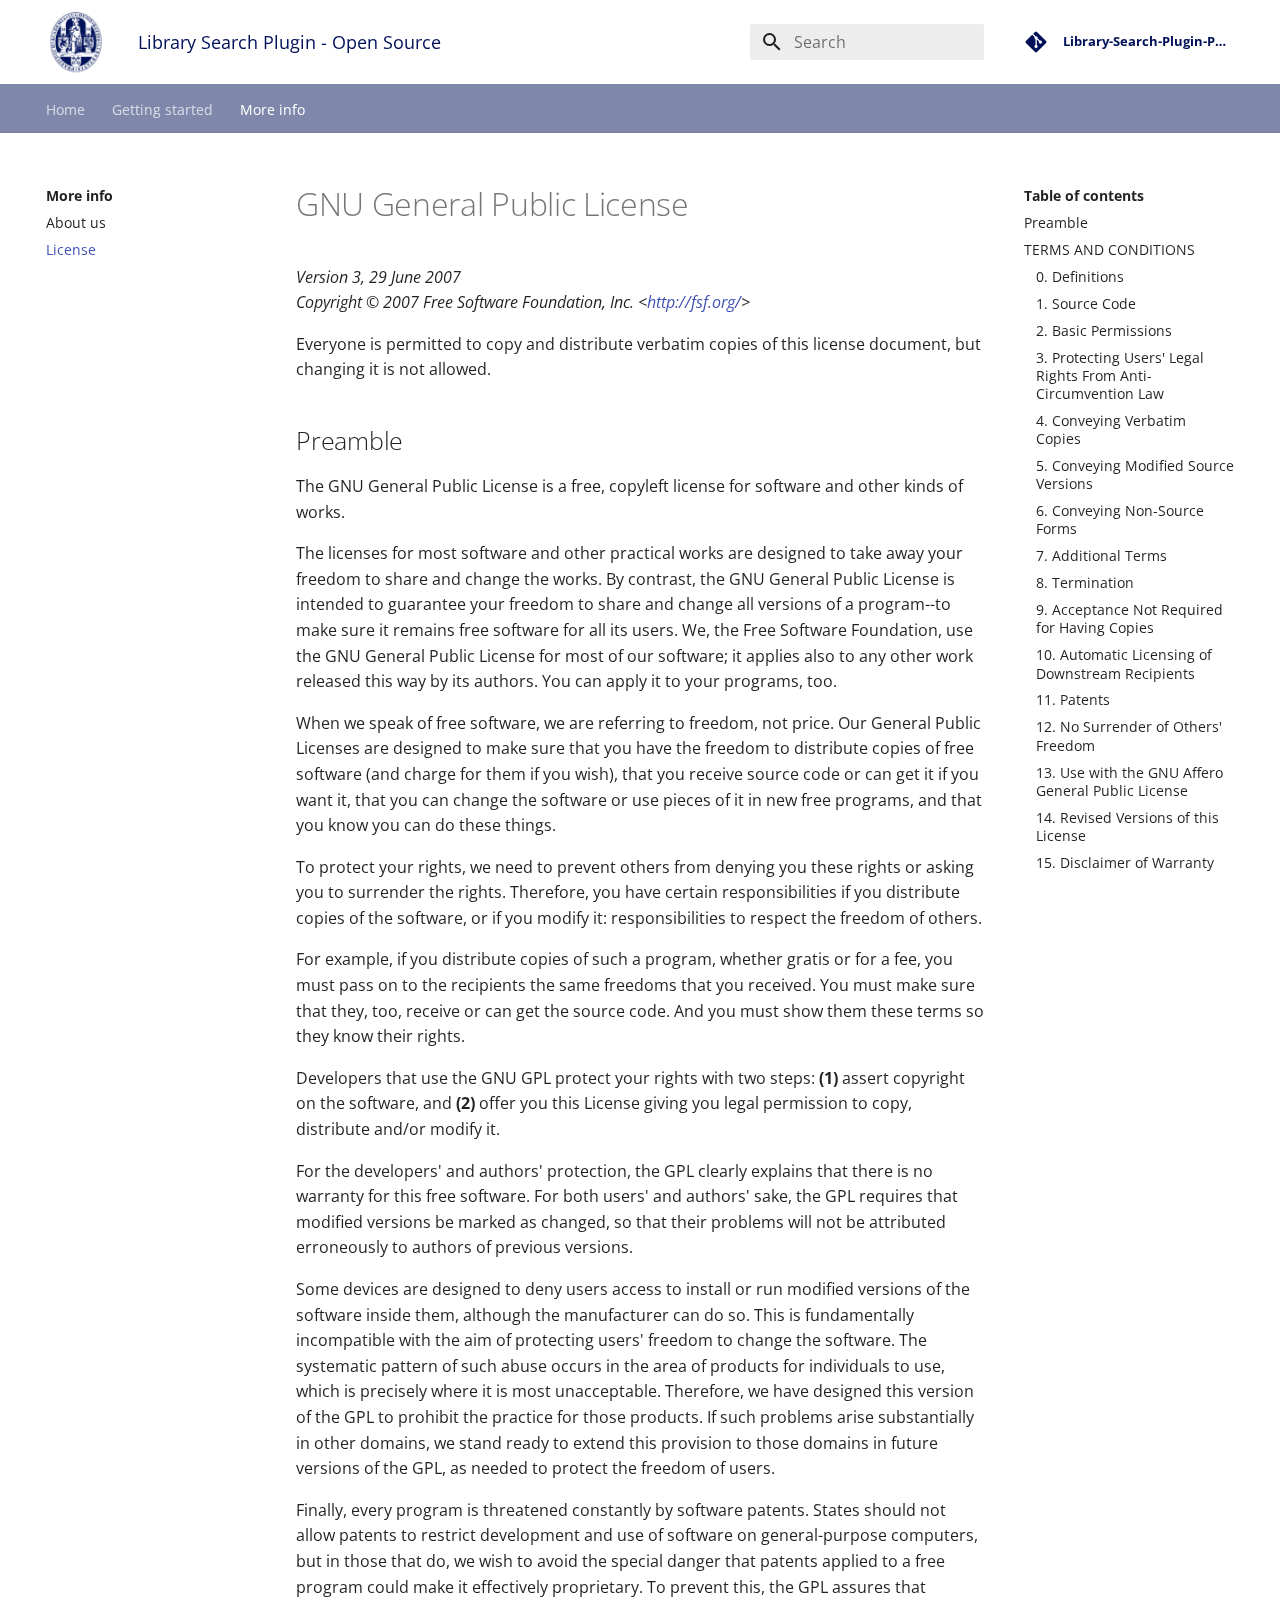
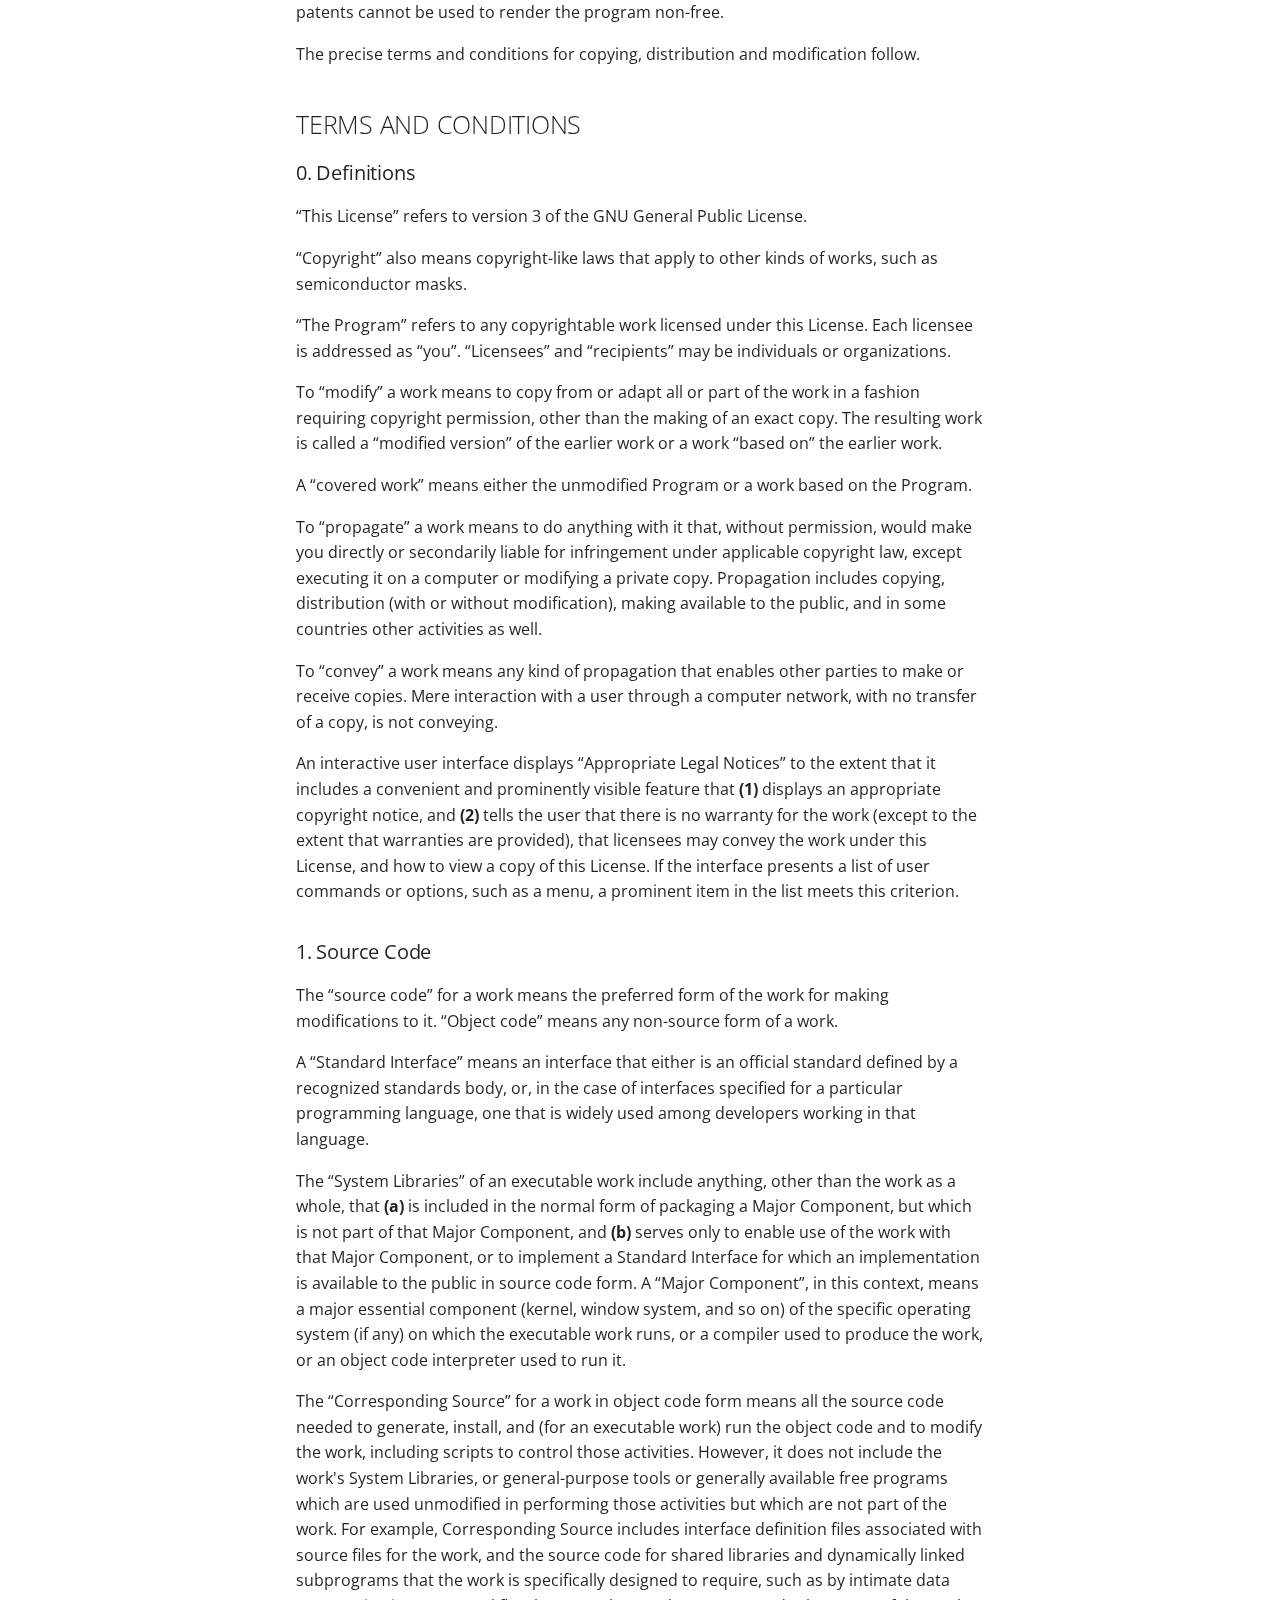
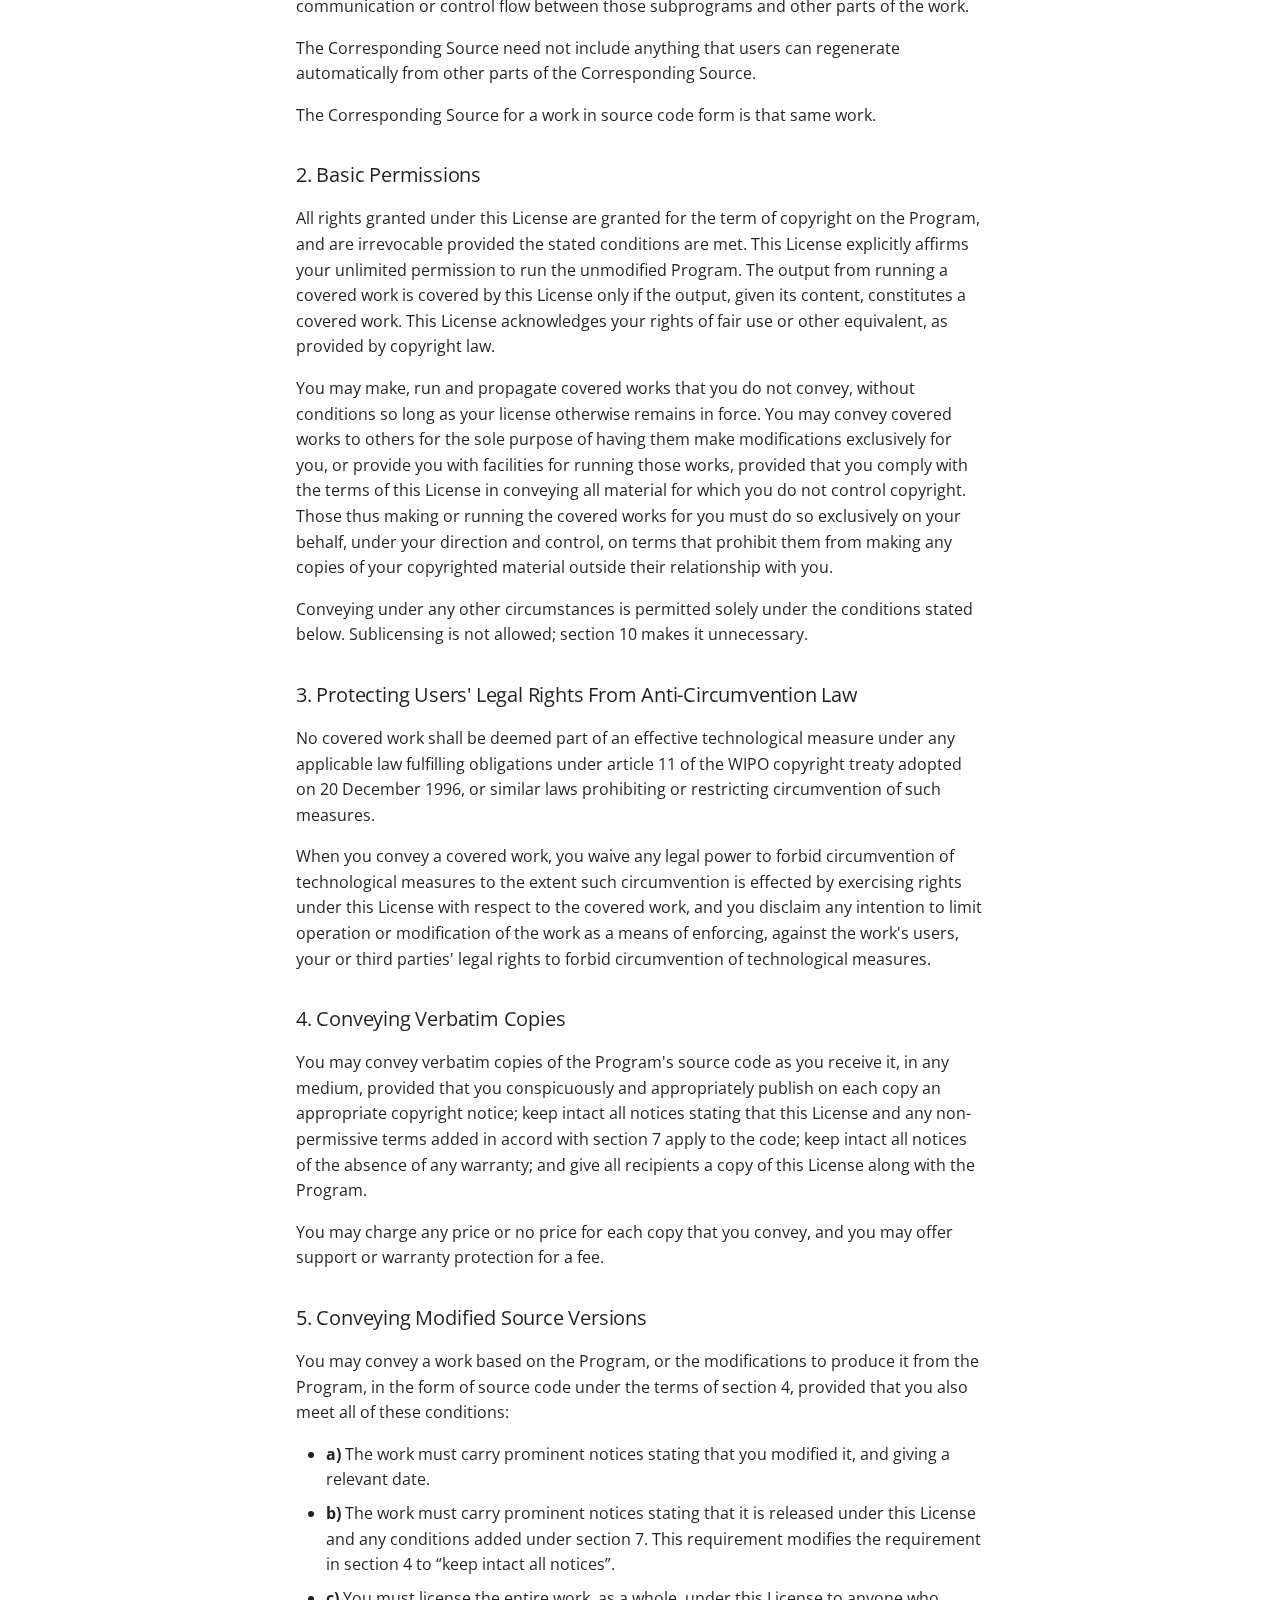
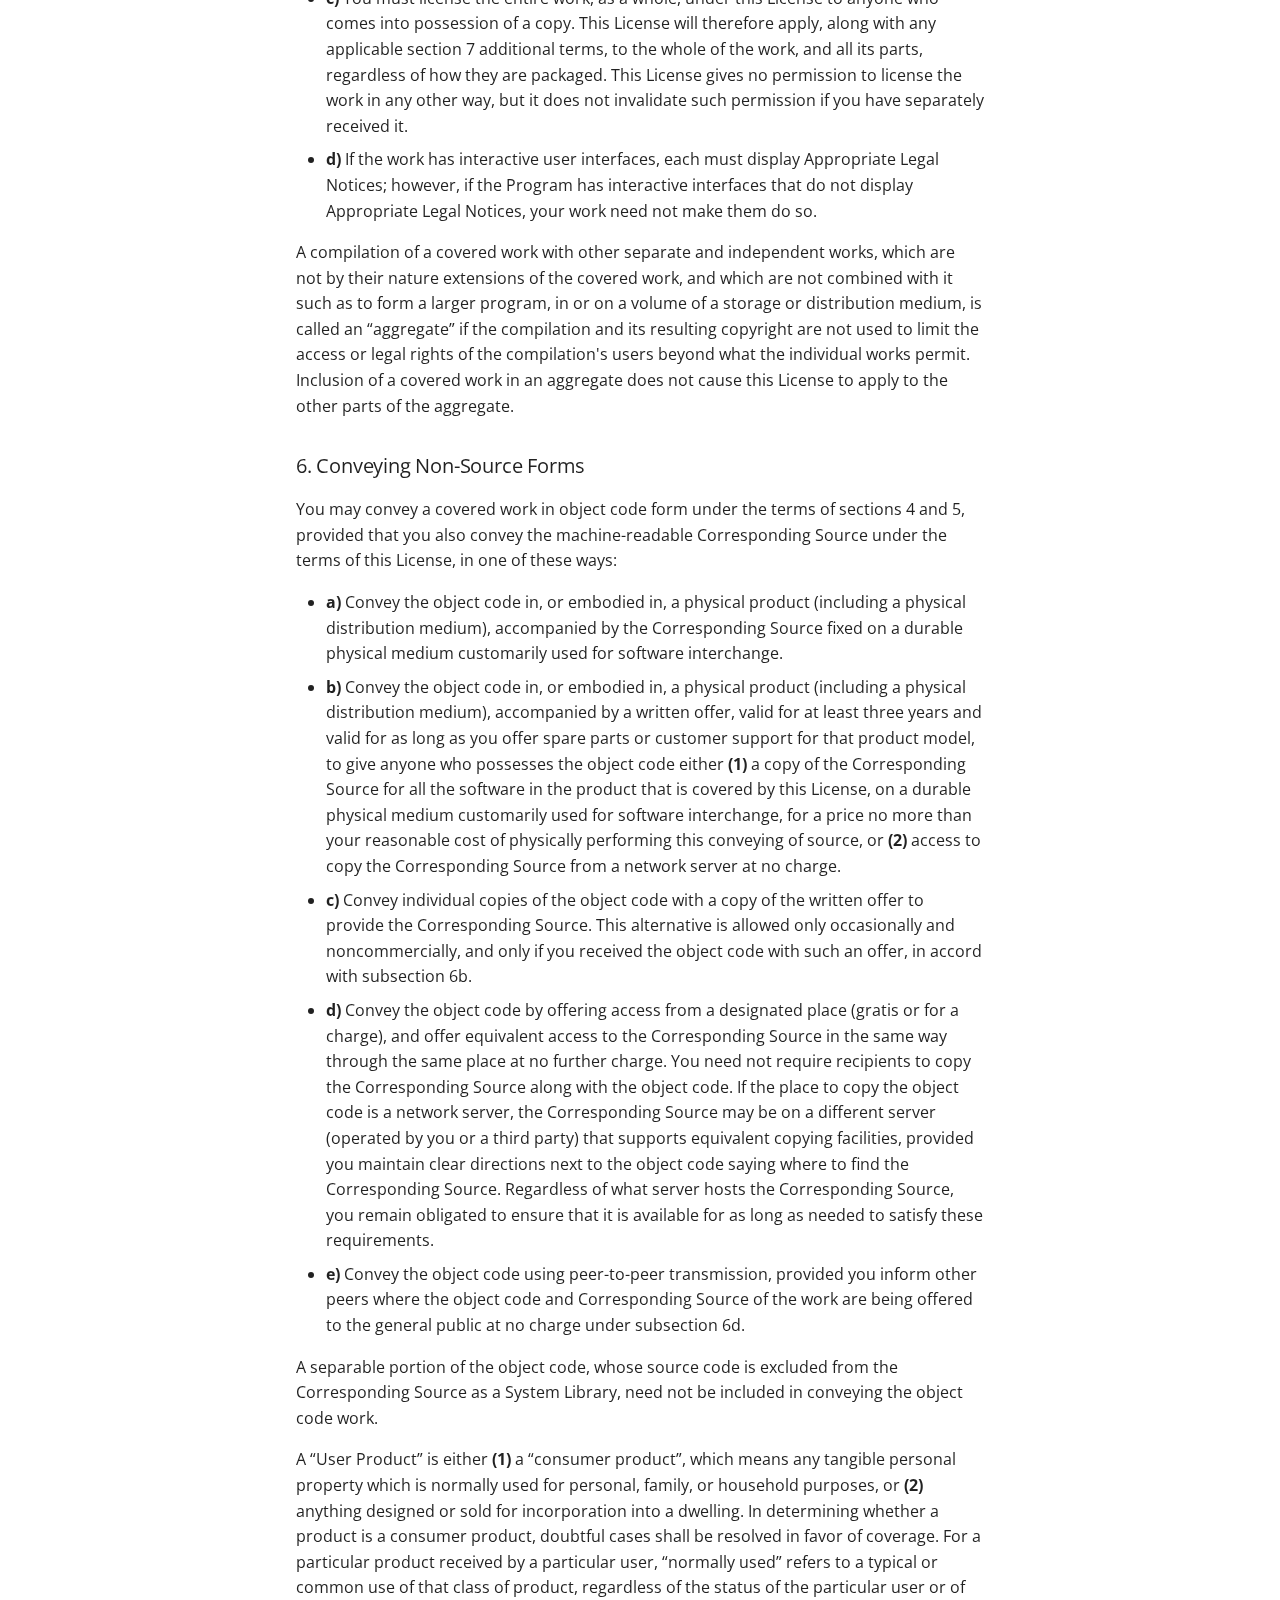
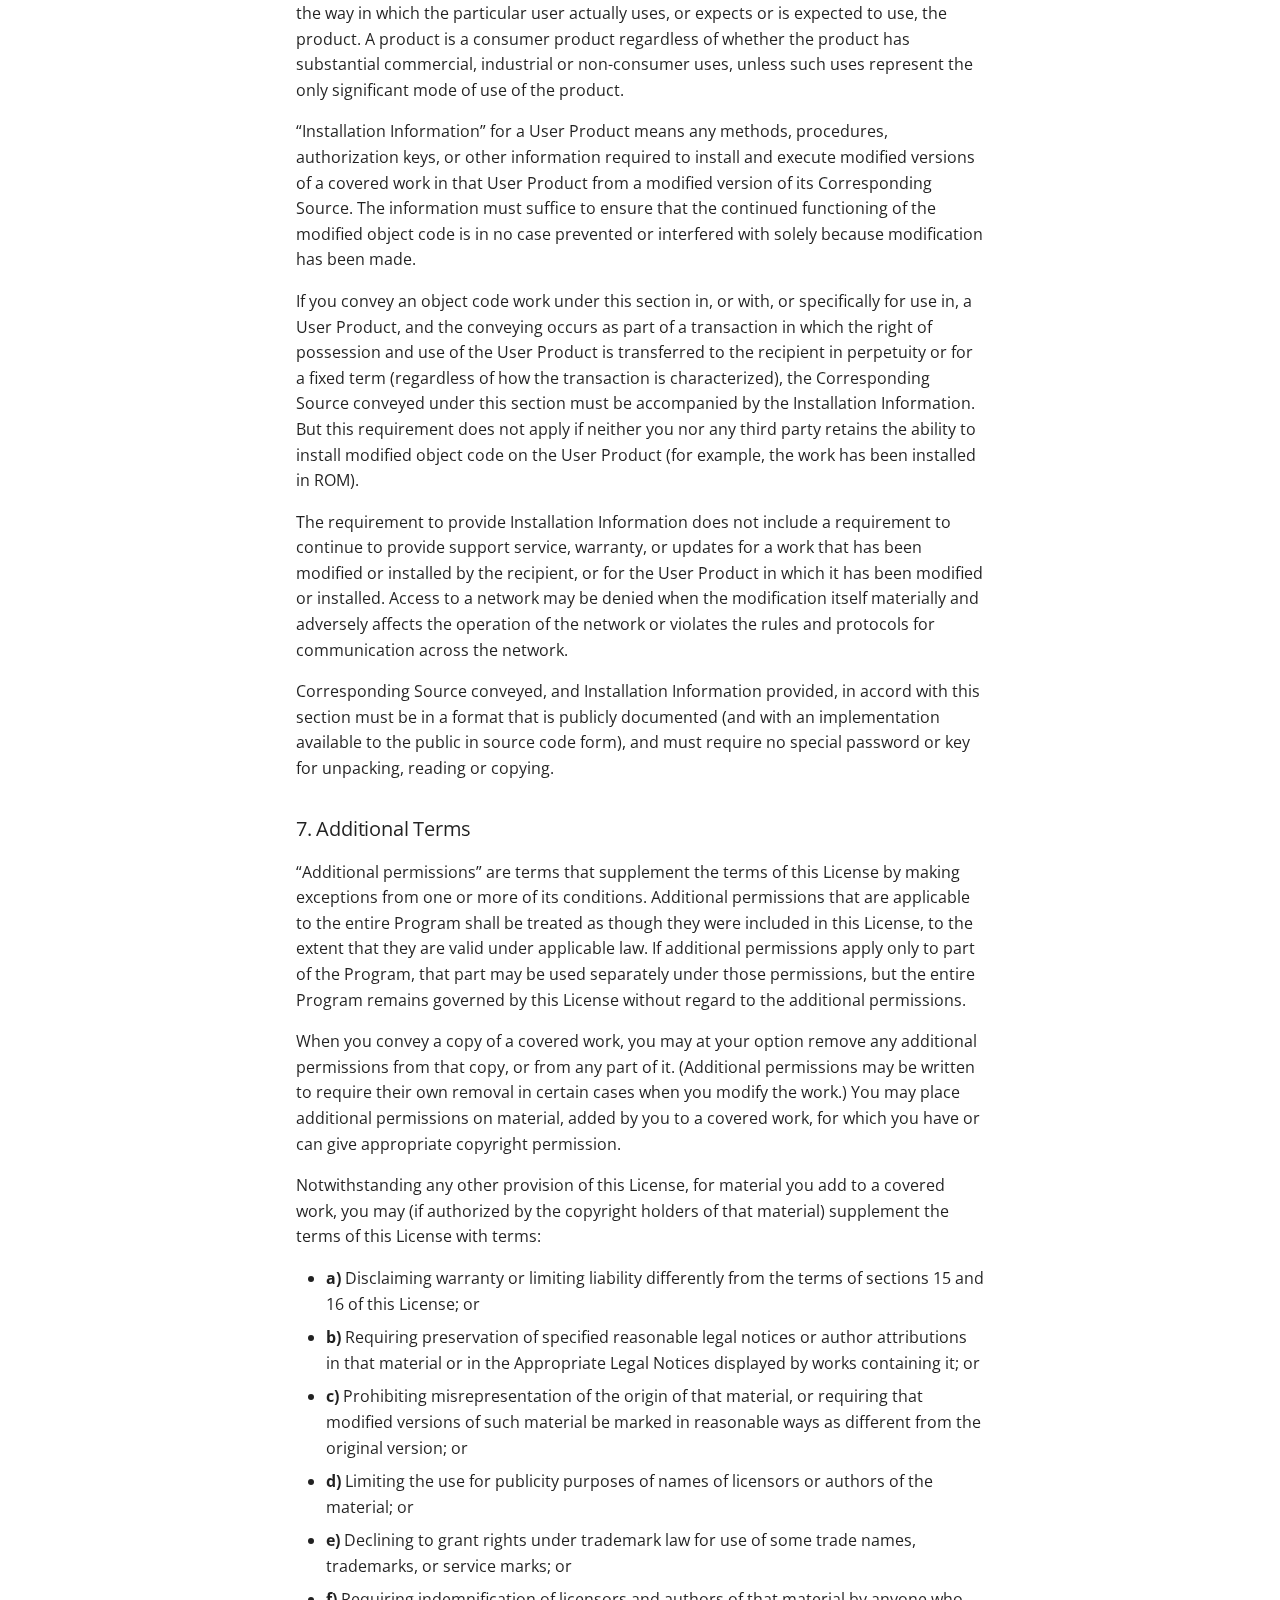
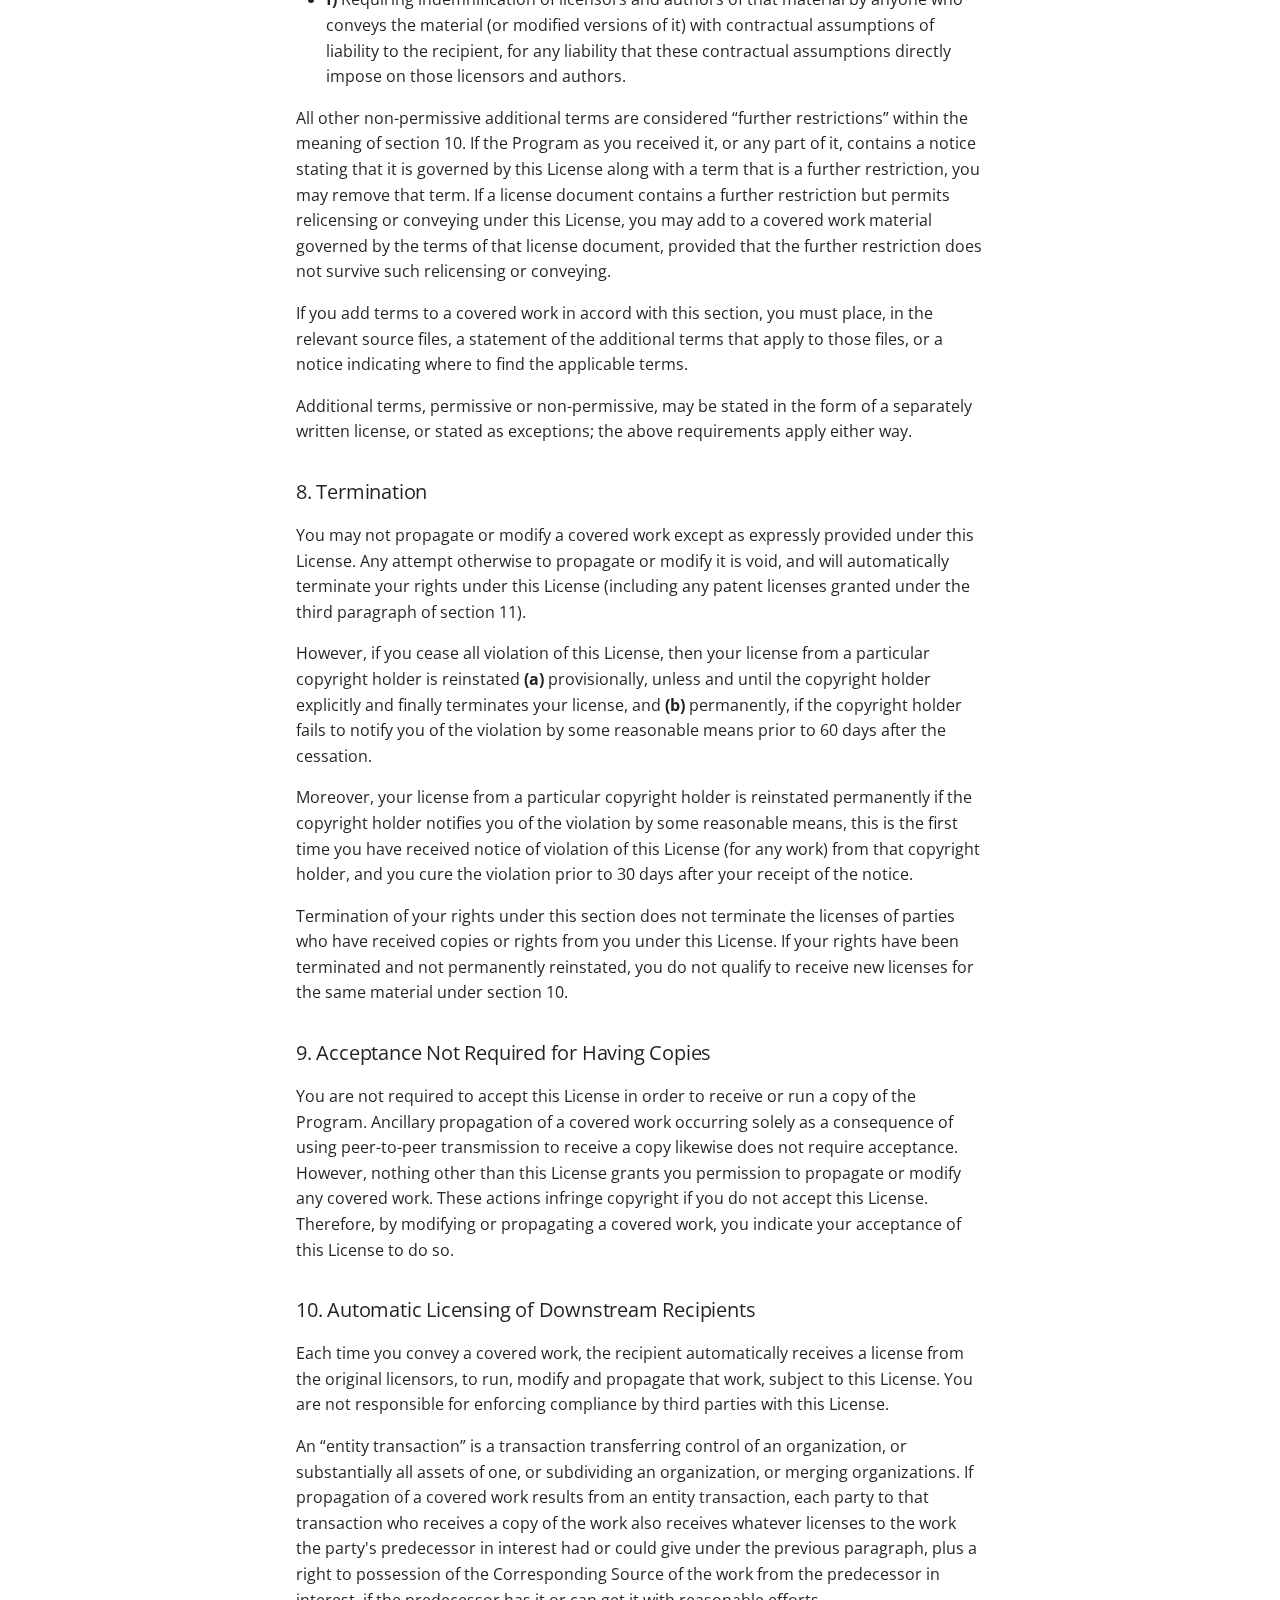
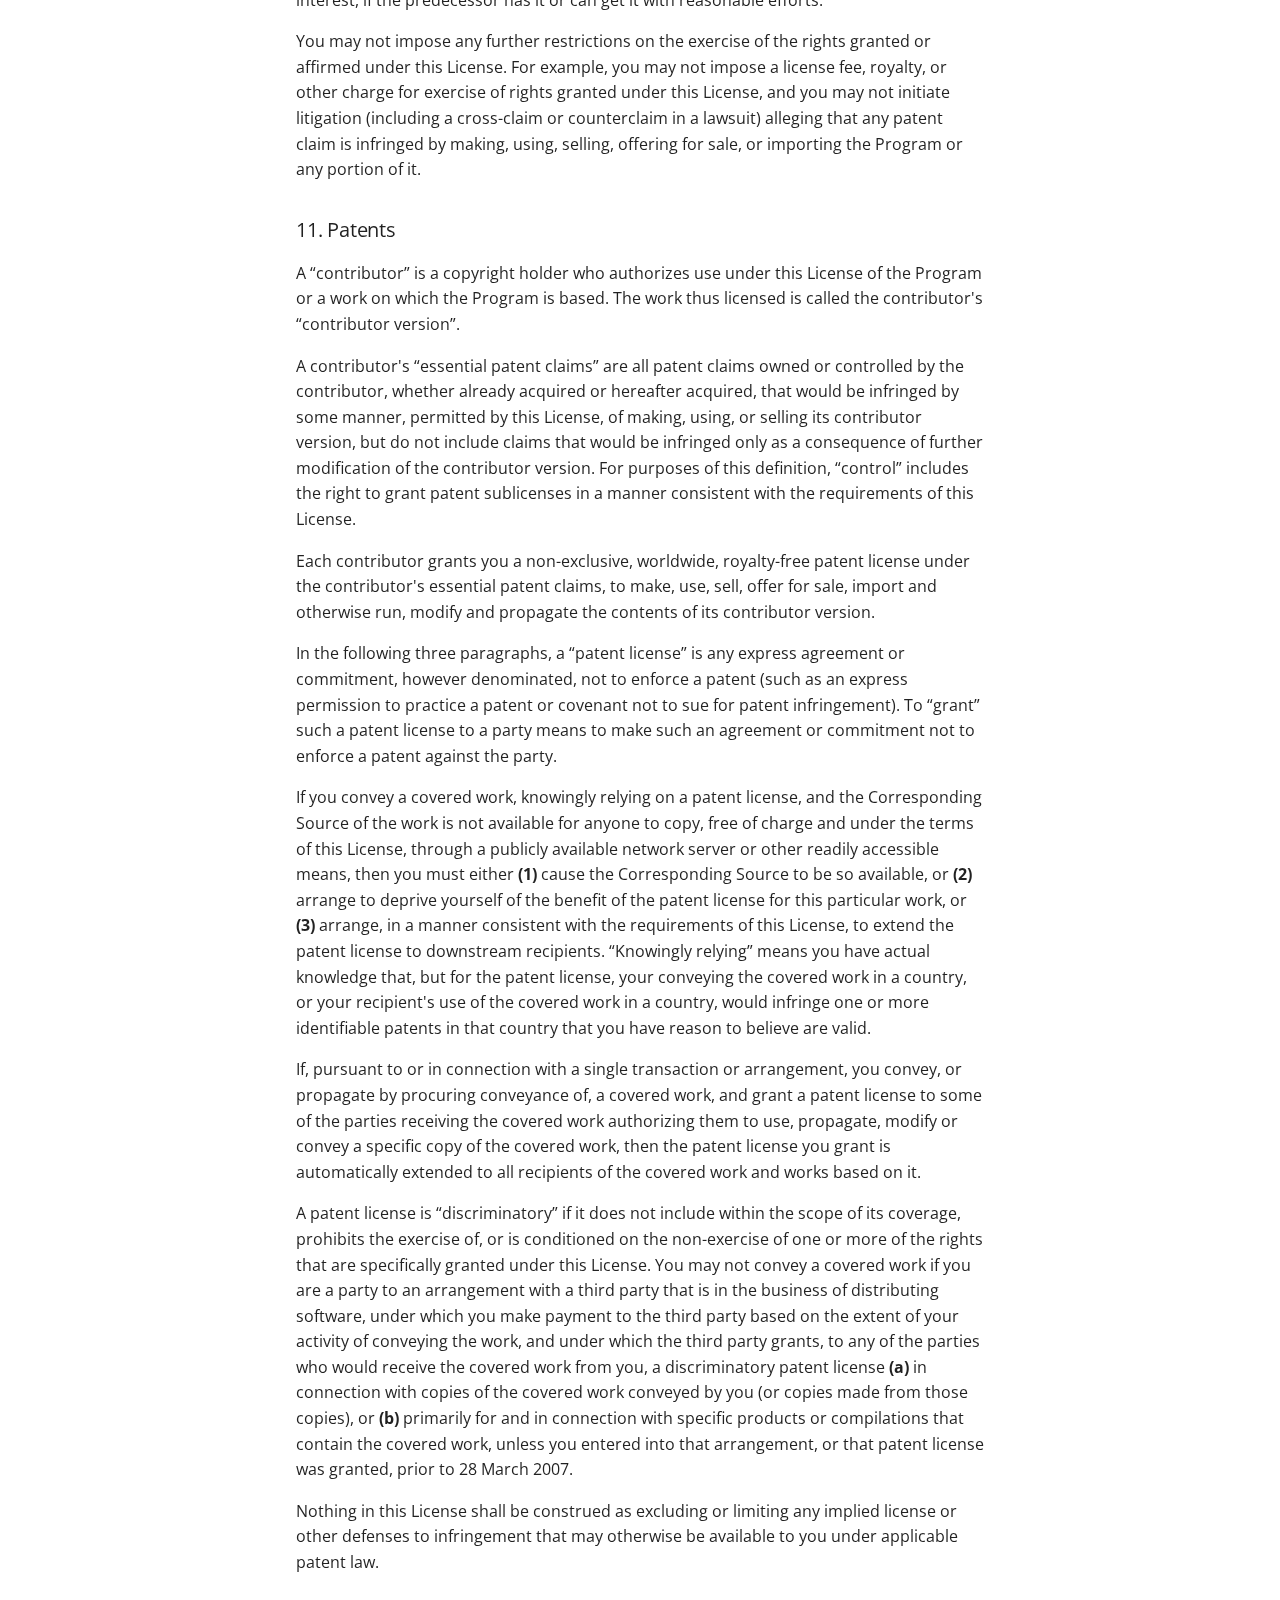
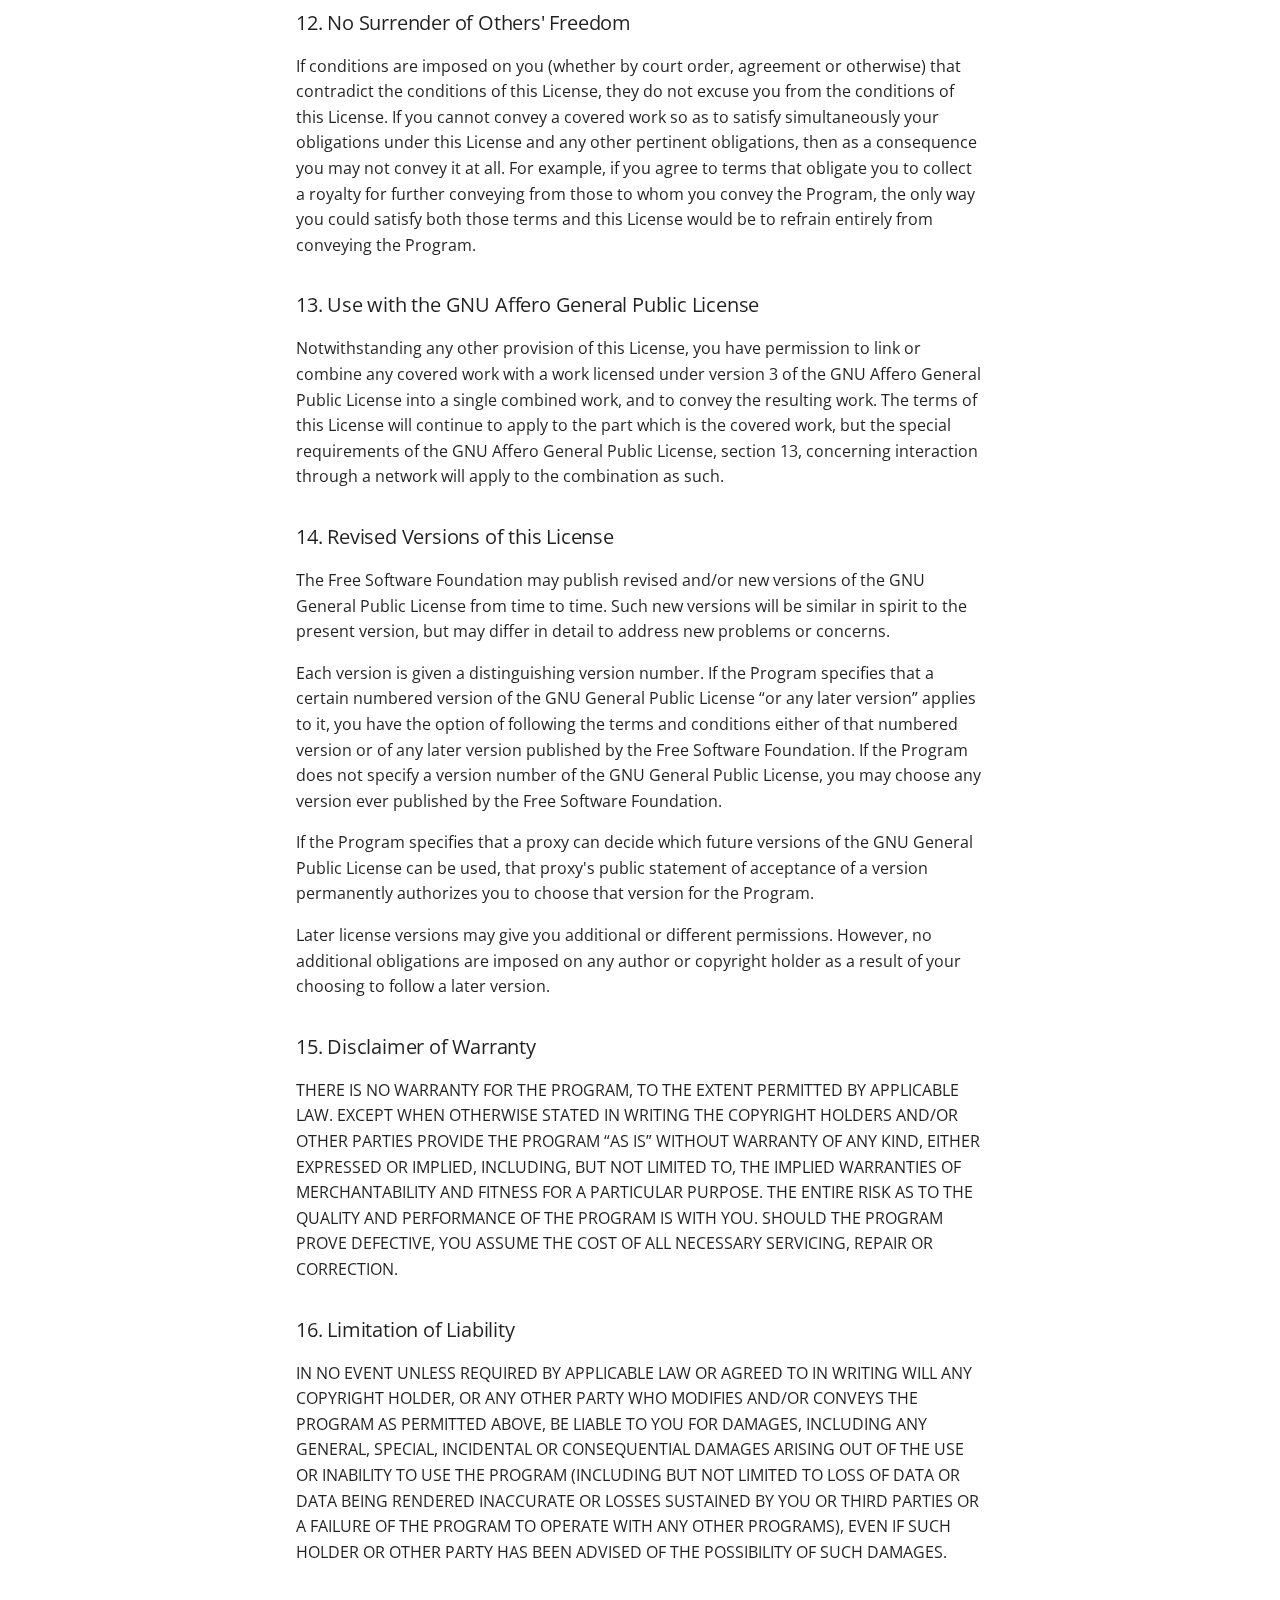
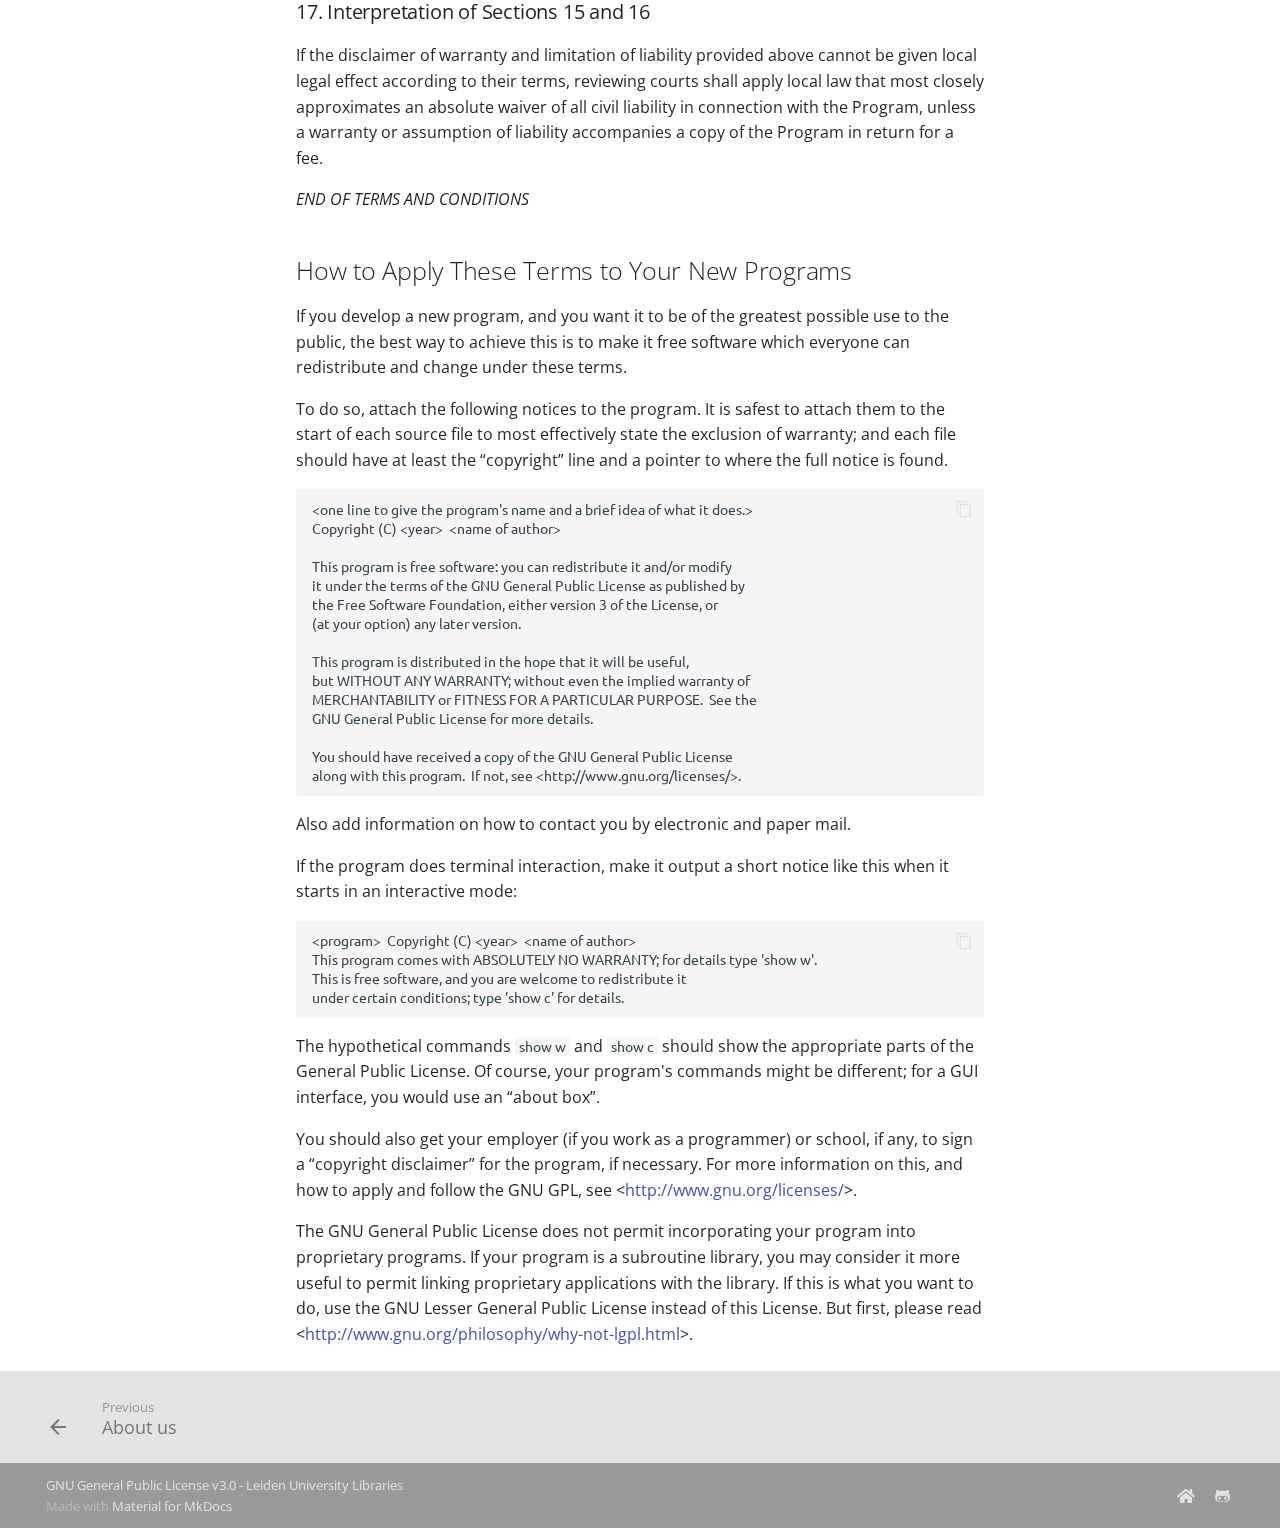
<file: license/index.html>
<!doctype html>
<html lang="en" class="no-js">
  <head>
    
      <meta charset="utf-8">
      <meta name="viewport" content="width=device-width,initial-scale=1">
      
        <meta name="description" content="The Library Search Plugin allows users (students, researchers, etc.) to <b>search your Library's catalogue, Google Scholar, WorldCat, or PubMed, without having to navigate to the respective websites first.</b> It also comes with a neat context menu that <b>allows users to select text, right-click, and search!</b>">
      
      
      
      
        <link rel="canonical" href="https://github.com/LeidenUniversityLibrary/Library-Search-Plugin-Public/license/">
      
      <link rel="shortcut icon" href="../assets/favicon.png">
      <meta name="generator" content="mkdocs-1.1.2, mkdocs-material-7.0.3">
    
    
      
        <title>License - Library Search Plugin - Open Source</title>
      
    
    
      <link rel="stylesheet" href="../assets/stylesheets/main.1655a90d.min.css">
      
        
        <link rel="stylesheet" href="../assets/stylesheets/palette.7fa14f5b.min.css">
        
          
          
          <meta name="theme-color" content="#ffffff">
        
      
    
    
    
      
        
        <link rel="preconnect" href="https://fonts.gstatic.com" crossorigin>
        <link rel="stylesheet" href="https://fonts.googleapis.com/css?family=Open+Sans:300,400,400i,700%7CUbuntu&display=fallback">
        <style>:root{--md-text-font-family:"Open Sans";--md-code-font-family:"Ubuntu"}</style>
      
    
    
    
      <link rel="stylesheet" href="../stylesheets/extra.css">
    
    
      
    
    
  </head>
  
  
    
    
    
    
    
    <body dir="ltr" data-md-color-scheme="leidenuniv" data-md-color-primary="white" data-md-color-accent="">
      
  
    
    <input class="md-toggle" data-md-toggle="drawer" type="checkbox" id="__drawer" autocomplete="off">
    <input class="md-toggle" data-md-toggle="search" type="checkbox" id="__search" autocomplete="off">
    <label class="md-overlay" for="__drawer"></label>
    <div data-md-component="skip">
      
        
        <a href="#gnu-general-public-license" class="md-skip">
          Skip to content
        </a>
      
    </div>
    <div data-md-component="announce">
      
    </div>
    
      

<header class="md-header" data-md-component="header">
  <nav class="md-header__inner md-grid" aria-label="Header">
    <a href="https://github.com/LeidenUniversityLibrary/Library-Search-Plugin-Public" title="Library Search Plugin - Open Source" class="md-header__button md-logo" aria-label="Library Search Plugin - Open Source">
      
  <img src="../assets/favicon.png" alt="logo">

    </a>
    <label class="md-header__button md-icon" for="__drawer">
      <svg xmlns="http://www.w3.org/2000/svg" viewBox="0 0 24 24"><path d="M3 6h18v2H3V6m0 5h18v2H3v-2m0 5h18v2H3v-2z"/></svg>
    </label>
    <div class="md-header__title" data-md-component="header-title">
      <div class="md-header__ellipsis">
        <div class="md-header__topic">
          <span class="md-ellipsis">
            Library Search Plugin - Open Source
          </span>
        </div>
        <div class="md-header__topic" data-md-component="header-topic">
          <span class="md-ellipsis">
            
              License
            
          </span>
        </div>
      </div>
    </div>
    <div class="md-header__options">
      
    </div>
    
      <label class="md-header__button md-icon" for="__search">
        <svg xmlns="http://www.w3.org/2000/svg" viewBox="0 0 24 24"><path d="M9.5 3A6.5 6.5 0 0 1 16 9.5c0 1.61-.59 3.09-1.56 4.23l.27.27h.79l5 5-1.5 1.5-5-5v-.79l-.27-.27A6.516 6.516 0 0 1 9.5 16 6.5 6.5 0 0 1 3 9.5 6.5 6.5 0 0 1 9.5 3m0 2C7 5 5 7 5 9.5S7 14 9.5 14 14 12 14 9.5 12 5 9.5 5z"/></svg>
      </label>
      
<div class="md-search" data-md-component="search" role="dialog">
  <label class="md-search__overlay" for="__search"></label>
  <div class="md-search__inner" role="search">
    <form class="md-search__form" name="search">
      <input type="text" class="md-search__input" name="query" aria-label="Search" placeholder="Search" autocapitalize="off" autocorrect="off" autocomplete="off" spellcheck="false" data-md-component="search-query" data-md-state="active" required>
      <label class="md-search__icon md-icon" for="__search">
        <svg xmlns="http://www.w3.org/2000/svg" viewBox="0 0 24 24"><path d="M9.5 3A6.5 6.5 0 0 1 16 9.5c0 1.61-.59 3.09-1.56 4.23l.27.27h.79l5 5-1.5 1.5-5-5v-.79l-.27-.27A6.516 6.516 0 0 1 9.5 16 6.5 6.5 0 0 1 3 9.5 6.5 6.5 0 0 1 9.5 3m0 2C7 5 5 7 5 9.5S7 14 9.5 14 14 12 14 9.5 12 5 9.5 5z"/></svg>
        <svg xmlns="http://www.w3.org/2000/svg" viewBox="0 0 24 24"><path d="M20 11v2H8l5.5 5.5-1.42 1.42L4.16 12l7.92-7.92L13.5 5.5 8 11h12z"/></svg>
      </label>
      <button type="reset" class="md-search__icon md-icon" aria-label="Clear" tabindex="-1">
        <svg xmlns="http://www.w3.org/2000/svg" viewBox="0 0 24 24"><path d="M19 6.41L17.59 5 12 10.59 6.41 5 5 6.41 10.59 12 5 17.59 6.41 19 12 13.41 17.59 19 19 17.59 13.41 12 19 6.41z"/></svg>
      </button>
    </form>
    <div class="md-search__output">
      <div class="md-search__scrollwrap" data-md-scrollfix>
        <div class="md-search-result" data-md-component="search-result">
          <div class="md-search-result__meta">
            Initializing search
          </div>
          <ol class="md-search-result__list"></ol>
        </div>
      </div>
    </div>
  </div>
</div>
    
    
      <div class="md-header__source">
        
<a href="https://github.com/LeidenUniversityLibrary/Library-Search-Plugin-Public" title="Go to repository" class="md-source" data-md-component="source">
  <div class="md-source__icon md-icon">
    
    <svg xmlns="http://www.w3.org/2000/svg" viewBox="0 0 448 512"><path d="M439.55 236.05L244 40.45a28.87 28.87 0 0 0-40.81 0l-40.66 40.63 51.52 51.52c27.06-9.14 52.68 16.77 43.39 43.68l49.66 49.66c34.23-11.8 61.18 31 35.47 56.69-26.49 26.49-70.21-2.87-56-37.34L240.22 199v121.85c25.3 12.54 22.26 41.85 9.08 55a34.34 34.34 0 0 1-48.55 0c-17.57-17.6-11.07-46.91 11.25-56v-123c-20.8-8.51-24.6-30.74-18.64-45L142.57 101 8.45 235.14a28.86 28.86 0 0 0 0 40.81l195.61 195.6a28.86 28.86 0 0 0 40.8 0l194.69-194.69a28.86 28.86 0 0 0 0-40.81z"/></svg>
  </div>
  <div class="md-source__repository">
    Library-Search-Plugin-Public
  </div>
</a>
      </div>
    
  </nav>
</header>
    
    <div class="md-container" data-md-component="container">
      
      
        
          
<nav class="md-tabs" aria-label="Tabs" data-md-component="tabs">
  <div class="md-tabs__inner md-grid">
    <ul class="md-tabs__list">
      
        
  
  


  <li class="md-tabs__item">
    <a href=".." class="md-tabs__link">
      Home
    </a>
  </li>

      
        
  
  


  
  
  
    <li class="md-tabs__item">
      <a href="../introduction/" class="md-tabs__link">
        Getting started
      </a>
    </li>
  

      
        
  
  
    
  


  
  
  
    <li class="md-tabs__item">
      <a href="../about/" class="md-tabs__link md-tabs__link--active">
        More info
      </a>
    </li>
  

      
    </ul>
  </div>
</nav>
        
      
      <main class="md-main" data-md-component="main">
        <div class="md-main__inner md-grid">
          
            
              
              <div class="md-sidebar md-sidebar--primary" data-md-component="sidebar" data-md-type="navigation" >
                <div class="md-sidebar__scrollwrap">
                  <div class="md-sidebar__inner">
                    



  


<nav class="md-nav md-nav--primary md-nav--lifted" aria-label="Navigation" data-md-level="0">
  <label class="md-nav__title" for="__drawer">
    <a href="https://github.com/LeidenUniversityLibrary/Library-Search-Plugin-Public" title="Library Search Plugin - Open Source" class="md-nav__button md-logo" aria-label="Library Search Plugin - Open Source">
      
  <img src="../assets/favicon.png" alt="logo">

    </a>
    Library Search Plugin - Open Source
  </label>
  
    <div class="md-nav__source">
      
<a href="https://github.com/LeidenUniversityLibrary/Library-Search-Plugin-Public" title="Go to repository" class="md-source" data-md-component="source">
  <div class="md-source__icon md-icon">
    
    <svg xmlns="http://www.w3.org/2000/svg" viewBox="0 0 448 512"><path d="M439.55 236.05L244 40.45a28.87 28.87 0 0 0-40.81 0l-40.66 40.63 51.52 51.52c27.06-9.14 52.68 16.77 43.39 43.68l49.66 49.66c34.23-11.8 61.18 31 35.47 56.69-26.49 26.49-70.21-2.87-56-37.34L240.22 199v121.85c25.3 12.54 22.26 41.85 9.08 55a34.34 34.34 0 0 1-48.55 0c-17.57-17.6-11.07-46.91 11.25-56v-123c-20.8-8.51-24.6-30.74-18.64-45L142.57 101 8.45 235.14a28.86 28.86 0 0 0 0 40.81l195.61 195.6a28.86 28.86 0 0 0 40.8 0l194.69-194.69a28.86 28.86 0 0 0 0-40.81z"/></svg>
  </div>
  <div class="md-source__repository">
    Library-Search-Plugin-Public
  </div>
</a>
    </div>
  
  <ul class="md-nav__list" data-md-scrollfix>
    
      
      
      

  
  
  
    <li class="md-nav__item">
      <a href=".." class="md-nav__link">
        Home
      </a>
    </li>
  

    
      
      
      

  
  
  
    
    <li class="md-nav__item md-nav__item--nested">
      
      
        <input class="md-nav__toggle md-toggle" data-md-toggle="__nav_2" type="checkbox" id="__nav_2" >
      
      <label class="md-nav__link" for="__nav_2">
        Getting started
        <span class="md-nav__icon md-icon"></span>
      </label>
      <nav class="md-nav" aria-label="Getting started" data-md-level="1">
        <label class="md-nav__title" for="__nav_2">
          <span class="md-nav__icon md-icon"></span>
          Getting started
        </label>
        <ul class="md-nav__list" data-md-scrollfix>
          
            
  
  
  
    <li class="md-nav__item">
      <a href="../introduction/" class="md-nav__link">
        Introduction
      </a>
    </li>
  

          
            
  
  
  
    <li class="md-nav__item">
      <a href="../requirements/" class="md-nav__link">
        Requirements
      </a>
    </li>
  

          
            
  
  
  
    <li class="md-nav__item">
      <a href="../installation/" class="md-nav__link">
        Installation
      </a>
    </li>
  

          
            
  
  
  
    <li class="md-nav__item">
      <a href="../customization/" class="md-nav__link">
        Customization
      </a>
    </li>
  

          
        </ul>
      </nav>
    </li>
  

    
      
      
      

  
  
    
  
  
    
    <li class="md-nav__item md-nav__item--active md-nav__item--nested">
      
      
        <input class="md-nav__toggle md-toggle" data-md-toggle="__nav_3" type="checkbox" id="__nav_3" checked>
      
      <label class="md-nav__link" for="__nav_3">
        More info
        <span class="md-nav__icon md-icon"></span>
      </label>
      <nav class="md-nav" aria-label="More info" data-md-level="1">
        <label class="md-nav__title" for="__nav_3">
          <span class="md-nav__icon md-icon"></span>
          More info
        </label>
        <ul class="md-nav__list" data-md-scrollfix>
          
            
  
  
  
    <li class="md-nav__item">
      <a href="../about/" class="md-nav__link">
        About us
      </a>
    </li>
  

          
            
  
  
    
  
  
    <li class="md-nav__item md-nav__item--active">
      
      <input class="md-nav__toggle md-toggle" data-md-toggle="toc" type="checkbox" id="__toc">
      
        
      
      
        <label class="md-nav__link md-nav__link--active" for="__toc">
          License
          <span class="md-nav__icon md-icon"></span>
        </label>
      
      <a href="./" class="md-nav__link md-nav__link--active">
        License
      </a>
      
        
<nav class="md-nav md-nav--secondary" aria-label="Table of contents">
  
  
    
  
  
    <label class="md-nav__title" for="__toc">
      <span class="md-nav__icon md-icon"></span>
      Table of contents
    </label>
    <ul class="md-nav__list" data-md-component="toc" data-md-scrollfix>
      
        <li class="md-nav__item">
  <a href="#preamble" class="md-nav__link">
    Preamble
  </a>
  
</li>
      
        <li class="md-nav__item">
  <a href="#terms-and-conditions" class="md-nav__link">
    TERMS AND CONDITIONS
  </a>
  
    <nav class="md-nav" aria-label="TERMS AND CONDITIONS">
      <ul class="md-nav__list">
        
          <li class="md-nav__item">
  <a href="#0-definitions" class="md-nav__link">
    0. Definitions
  </a>
  
</li>
        
          <li class="md-nav__item">
  <a href="#1-source-code" class="md-nav__link">
    1. Source Code
  </a>
  
</li>
        
          <li class="md-nav__item">
  <a href="#2-basic-permissions" class="md-nav__link">
    2. Basic Permissions
  </a>
  
</li>
        
          <li class="md-nav__item">
  <a href="#3-protecting-users-legal-rights-from-anti-circumvention-law" class="md-nav__link">
    3. Protecting Users' Legal Rights From Anti-Circumvention Law
  </a>
  
</li>
        
          <li class="md-nav__item">
  <a href="#4-conveying-verbatim-copies" class="md-nav__link">
    4. Conveying Verbatim Copies
  </a>
  
</li>
        
          <li class="md-nav__item">
  <a href="#5-conveying-modified-source-versions" class="md-nav__link">
    5. Conveying Modified Source Versions
  </a>
  
</li>
        
          <li class="md-nav__item">
  <a href="#6-conveying-non-source-forms" class="md-nav__link">
    6. Conveying Non-Source Forms
  </a>
  
</li>
        
          <li class="md-nav__item">
  <a href="#7-additional-terms" class="md-nav__link">
    7. Additional Terms
  </a>
  
</li>
        
          <li class="md-nav__item">
  <a href="#8-termination" class="md-nav__link">
    8. Termination
  </a>
  
</li>
        
          <li class="md-nav__item">
  <a href="#9-acceptance-not-required-for-having-copies" class="md-nav__link">
    9. Acceptance Not Required for Having Copies
  </a>
  
</li>
        
          <li class="md-nav__item">
  <a href="#10-automatic-licensing-of-downstream-recipients" class="md-nav__link">
    10. Automatic Licensing of Downstream Recipients
  </a>
  
</li>
        
          <li class="md-nav__item">
  <a href="#11-patents" class="md-nav__link">
    11. Patents
  </a>
  
</li>
        
          <li class="md-nav__item">
  <a href="#12-no-surrender-of-others-freedom" class="md-nav__link">
    12. No Surrender of Others' Freedom
  </a>
  
</li>
        
          <li class="md-nav__item">
  <a href="#13-use-with-the-gnu-affero-general-public-license" class="md-nav__link">
    13. Use with the GNU Affero General Public License
  </a>
  
</li>
        
          <li class="md-nav__item">
  <a href="#14-revised-versions-of-this-license" class="md-nav__link">
    14. Revised Versions of this License
  </a>
  
</li>
        
          <li class="md-nav__item">
  <a href="#15-disclaimer-of-warranty" class="md-nav__link">
    15. Disclaimer of Warranty
  </a>
  
</li>
        
          <li class="md-nav__item">
  <a href="#16-limitation-of-liability" class="md-nav__link">
    16. Limitation of Liability
  </a>
  
</li>
        
          <li class="md-nav__item">
  <a href="#17-interpretation-of-sections-15-and-16" class="md-nav__link">
    17. Interpretation of Sections 15 and 16
  </a>
  
</li>
        
      </ul>
    </nav>
  
</li>
      
        <li class="md-nav__item">
  <a href="#how-to-apply-these-terms-to-your-new-programs" class="md-nav__link">
    How to Apply These Terms to Your New Programs
  </a>
  
</li>
      
    </ul>
  
</nav>
      
    </li>
  

          
        </ul>
      </nav>
    </li>
  

    
  </ul>
</nav>
                  </div>
                </div>
              </div>
            
            
              
              <div class="md-sidebar md-sidebar--secondary" data-md-component="sidebar" data-md-type="toc" >
                <div class="md-sidebar__scrollwrap">
                  <div class="md-sidebar__inner">
                    
<nav class="md-nav md-nav--secondary" aria-label="Table of contents">
  
  
    
  
  
    <label class="md-nav__title" for="__toc">
      <span class="md-nav__icon md-icon"></span>
      Table of contents
    </label>
    <ul class="md-nav__list" data-md-component="toc" data-md-scrollfix>
      
        <li class="md-nav__item">
  <a href="#preamble" class="md-nav__link">
    Preamble
  </a>
  
</li>
      
        <li class="md-nav__item">
  <a href="#terms-and-conditions" class="md-nav__link">
    TERMS AND CONDITIONS
  </a>
  
    <nav class="md-nav" aria-label="TERMS AND CONDITIONS">
      <ul class="md-nav__list">
        
          <li class="md-nav__item">
  <a href="#0-definitions" class="md-nav__link">
    0. Definitions
  </a>
  
</li>
        
          <li class="md-nav__item">
  <a href="#1-source-code" class="md-nav__link">
    1. Source Code
  </a>
  
</li>
        
          <li class="md-nav__item">
  <a href="#2-basic-permissions" class="md-nav__link">
    2. Basic Permissions
  </a>
  
</li>
        
          <li class="md-nav__item">
  <a href="#3-protecting-users-legal-rights-from-anti-circumvention-law" class="md-nav__link">
    3. Protecting Users' Legal Rights From Anti-Circumvention Law
  </a>
  
</li>
        
          <li class="md-nav__item">
  <a href="#4-conveying-verbatim-copies" class="md-nav__link">
    4. Conveying Verbatim Copies
  </a>
  
</li>
        
          <li class="md-nav__item">
  <a href="#5-conveying-modified-source-versions" class="md-nav__link">
    5. Conveying Modified Source Versions
  </a>
  
</li>
        
          <li class="md-nav__item">
  <a href="#6-conveying-non-source-forms" class="md-nav__link">
    6. Conveying Non-Source Forms
  </a>
  
</li>
        
          <li class="md-nav__item">
  <a href="#7-additional-terms" class="md-nav__link">
    7. Additional Terms
  </a>
  
</li>
        
          <li class="md-nav__item">
  <a href="#8-termination" class="md-nav__link">
    8. Termination
  </a>
  
</li>
        
          <li class="md-nav__item">
  <a href="#9-acceptance-not-required-for-having-copies" class="md-nav__link">
    9. Acceptance Not Required for Having Copies
  </a>
  
</li>
        
          <li class="md-nav__item">
  <a href="#10-automatic-licensing-of-downstream-recipients" class="md-nav__link">
    10. Automatic Licensing of Downstream Recipients
  </a>
  
</li>
        
          <li class="md-nav__item">
  <a href="#11-patents" class="md-nav__link">
    11. Patents
  </a>
  
</li>
        
          <li class="md-nav__item">
  <a href="#12-no-surrender-of-others-freedom" class="md-nav__link">
    12. No Surrender of Others' Freedom
  </a>
  
</li>
        
          <li class="md-nav__item">
  <a href="#13-use-with-the-gnu-affero-general-public-license" class="md-nav__link">
    13. Use with the GNU Affero General Public License
  </a>
  
</li>
        
          <li class="md-nav__item">
  <a href="#14-revised-versions-of-this-license" class="md-nav__link">
    14. Revised Versions of this License
  </a>
  
</li>
        
          <li class="md-nav__item">
  <a href="#15-disclaimer-of-warranty" class="md-nav__link">
    15. Disclaimer of Warranty
  </a>
  
</li>
        
          <li class="md-nav__item">
  <a href="#16-limitation-of-liability" class="md-nav__link">
    16. Limitation of Liability
  </a>
  
</li>
        
          <li class="md-nav__item">
  <a href="#17-interpretation-of-sections-15-and-16" class="md-nav__link">
    17. Interpretation of Sections 15 and 16
  </a>
  
</li>
        
      </ul>
    </nav>
  
</li>
      
        <li class="md-nav__item">
  <a href="#how-to-apply-these-terms-to-your-new-programs" class="md-nav__link">
    How to Apply These Terms to Your New Programs
  </a>
  
</li>
      
    </ul>
  
</nav>
                  </div>
                </div>
              </div>
            
          
          <div class="md-content" data-md-component="content">
            <article class="md-content__inner md-typeset">
              
                
                
                <h1 id="gnu-general-public-license">GNU General Public License</h1>
<p><em>Version 3, 29 June 2007</em><br />
<em>Copyright © 2007 Free Software Foundation, Inc. &lt;<a href="http://fsf.org/">http://fsf.org/</a>&gt;</em></p>
<p>Everyone is permitted to copy and distribute verbatim copies of this license
document, but changing it is not allowed.</p>
<h2 id="preamble">Preamble</h2>
<p>The GNU General Public License is a free, copyleft license for software and other
kinds of works.</p>
<p>The licenses for most software and other practical works are designed to take away
your freedom to share and change the works. By contrast, the GNU General Public
License is intended to guarantee your freedom to share and change all versions of a
program--to make sure it remains free software for all its users. We, the Free
Software Foundation, use the GNU General Public License for most of our software; it
applies also to any other work released this way by its authors. You can apply it to
your programs, too.</p>
<p>When we speak of free software, we are referring to freedom, not price. Our General
Public Licenses are designed to make sure that you have the freedom to distribute
copies of free software (and charge for them if you wish), that you receive source
code or can get it if you want it, that you can change the software or use pieces of
it in new free programs, and that you know you can do these things.</p>
<p>To protect your rights, we need to prevent others from denying you these rights or
asking you to surrender the rights. Therefore, you have certain responsibilities if
you distribute copies of the software, or if you modify it: responsibilities to
respect the freedom of others.</p>
<p>For example, if you distribute copies of such a program, whether gratis or for a fee,
you must pass on to the recipients the same freedoms that you received. You must make
sure that they, too, receive or can get the source code. And you must show them these
terms so they know their rights.</p>
<p>Developers that use the GNU GPL protect your rights with two steps: <strong>(1)</strong> assert
copyright on the software, and <strong>(2)</strong> offer you this License giving you legal permission
to copy, distribute and/or modify it.</p>
<p>For the developers' and authors' protection, the GPL clearly explains that there is
no warranty for this free software. For both users' and authors' sake, the GPL
requires that modified versions be marked as changed, so that their problems will not
be attributed erroneously to authors of previous versions.</p>
<p>Some devices are designed to deny users access to install or run modified versions of
the software inside them, although the manufacturer can do so. This is fundamentally
incompatible with the aim of protecting users' freedom to change the software. The
systematic pattern of such abuse occurs in the area of products for individuals to
use, which is precisely where it is most unacceptable. Therefore, we have designed
this version of the GPL to prohibit the practice for those products. If such problems
arise substantially in other domains, we stand ready to extend this provision to
those domains in future versions of the GPL, as needed to protect the freedom of
users.</p>
<p>Finally, every program is threatened constantly by software patents. States should
not allow patents to restrict development and use of software on general-purpose
computers, but in those that do, we wish to avoid the special danger that patents
applied to a free program could make it effectively proprietary. To prevent this, the
GPL assures that patents cannot be used to render the program non-free.</p>
<p>The precise terms and conditions for copying, distribution and modification follow.</p>
<h2 id="terms-and-conditions">TERMS AND CONDITIONS</h2>
<h3 id="0-definitions">0. Definitions</h3>
<p>“This License” refers to version 3 of the GNU General Public License.</p>
<p>“Copyright” also means copyright-like laws that apply to other kinds of
works, such as semiconductor masks.</p>
<p>“The Program” refers to any copyrightable work licensed under this
License. Each licensee is addressed as “you”. “Licensees” and
“recipients” may be individuals or organizations.</p>
<p>To “modify” a work means to copy from or adapt all or part of the work in
a fashion requiring copyright permission, other than the making of an exact copy. The
resulting work is called a “modified version” of the earlier work or a
work “based on” the earlier work.</p>
<p>A “covered work” means either the unmodified Program or a work based on
the Program.</p>
<p>To “propagate” a work means to do anything with it that, without
permission, would make you directly or secondarily liable for infringement under
applicable copyright law, except executing it on a computer or modifying a private
copy. Propagation includes copying, distribution (with or without modification),
making available to the public, and in some countries other activities as well.</p>
<p>To “convey” a work means any kind of propagation that enables other
parties to make or receive copies. Mere interaction with a user through a computer
network, with no transfer of a copy, is not conveying.</p>
<p>An interactive user interface displays “Appropriate Legal Notices” to the
extent that it includes a convenient and prominently visible feature that <strong>(1)</strong>
displays an appropriate copyright notice, and <strong>(2)</strong> tells the user that there is no
warranty for the work (except to the extent that warranties are provided), that
licensees may convey the work under this License, and how to view a copy of this
License. If the interface presents a list of user commands or options, such as a
menu, a prominent item in the list meets this criterion.</p>
<h3 id="1-source-code">1. Source Code</h3>
<p>The “source code” for a work means the preferred form of the work for
making modifications to it. “Object code” means any non-source form of a
work.</p>
<p>A “Standard Interface” means an interface that either is an official
standard defined by a recognized standards body, or, in the case of interfaces
specified for a particular programming language, one that is widely used among
developers working in that language.</p>
<p>The “System Libraries” of an executable work include anything, other than
the work as a whole, that <strong>(a)</strong> is included in the normal form of packaging a Major
Component, but which is not part of that Major Component, and <strong>(b)</strong> serves only to
enable use of the work with that Major Component, or to implement a Standard
Interface for which an implementation is available to the public in source code form.
A “Major Component”, in this context, means a major essential component
(kernel, window system, and so on) of the specific operating system (if any) on which
the executable work runs, or a compiler used to produce the work, or an object code
interpreter used to run it.</p>
<p>The “Corresponding Source” for a work in object code form means all the
source code needed to generate, install, and (for an executable work) run the object
code and to modify the work, including scripts to control those activities. However,
it does not include the work's System Libraries, or general-purpose tools or
generally available free programs which are used unmodified in performing those
activities but which are not part of the work. For example, Corresponding Source
includes interface definition files associated with source files for the work, and
the source code for shared libraries and dynamically linked subprograms that the work
is specifically designed to require, such as by intimate data communication or
control flow between those subprograms and other parts of the work.</p>
<p>The Corresponding Source need not include anything that users can regenerate
automatically from other parts of the Corresponding Source.</p>
<p>The Corresponding Source for a work in source code form is that same work.</p>
<h3 id="2-basic-permissions">2. Basic Permissions</h3>
<p>All rights granted under this License are granted for the term of copyright on the
Program, and are irrevocable provided the stated conditions are met. This License
explicitly affirms your unlimited permission to run the unmodified Program. The
output from running a covered work is covered by this License only if the output,
given its content, constitutes a covered work. This License acknowledges your rights
of fair use or other equivalent, as provided by copyright law.</p>
<p>You may make, run and propagate covered works that you do not convey, without
conditions so long as your license otherwise remains in force. You may convey covered
works to others for the sole purpose of having them make modifications exclusively
for you, or provide you with facilities for running those works, provided that you
comply with the terms of this License in conveying all material for which you do not
control copyright. Those thus making or running the covered works for you must do so
exclusively on your behalf, under your direction and control, on terms that prohibit
them from making any copies of your copyrighted material outside their relationship
with you.</p>
<p>Conveying under any other circumstances is permitted solely under the conditions
stated below. Sublicensing is not allowed; section 10 makes it unnecessary.</p>
<h3 id="3-protecting-users-legal-rights-from-anti-circumvention-law">3. Protecting Users' Legal Rights From Anti-Circumvention Law</h3>
<p>No covered work shall be deemed part of an effective technological measure under any
applicable law fulfilling obligations under article 11 of the WIPO copyright treaty
adopted on 20 December 1996, or similar laws prohibiting or restricting circumvention
of such measures.</p>
<p>When you convey a covered work, you waive any legal power to forbid circumvention of
technological measures to the extent such circumvention is effected by exercising
rights under this License with respect to the covered work, and you disclaim any
intention to limit operation or modification of the work as a means of enforcing,
against the work's users, your or third parties' legal rights to forbid circumvention
of technological measures.</p>
<h3 id="4-conveying-verbatim-copies">4. Conveying Verbatim Copies</h3>
<p>You may convey verbatim copies of the Program's source code as you receive it, in any
medium, provided that you conspicuously and appropriately publish on each copy an
appropriate copyright notice; keep intact all notices stating that this License and
any non-permissive terms added in accord with section 7 apply to the code; keep
intact all notices of the absence of any warranty; and give all recipients a copy of
this License along with the Program.</p>
<p>You may charge any price or no price for each copy that you convey, and you may offer
support or warranty protection for a fee.</p>
<h3 id="5-conveying-modified-source-versions">5. Conveying Modified Source Versions</h3>
<p>You may convey a work based on the Program, or the modifications to produce it from
the Program, in the form of source code under the terms of section 4, provided that
you also meet all of these conditions:</p>
<ul>
<li><strong>a)</strong> The work must carry prominent notices stating that you modified it, and giving a
relevant date.</li>
<li><strong>b)</strong> The work must carry prominent notices stating that it is released under this
License and any conditions added under section 7. This requirement modifies the
requirement in section 4 to “keep intact all notices”.</li>
<li><strong>c)</strong> You must license the entire work, as a whole, under this License to anyone who
comes into possession of a copy. This License will therefore apply, along with any
applicable section 7 additional terms, to the whole of the work, and all its parts,
regardless of how they are packaged. This License gives no permission to license the
work in any other way, but it does not invalidate such permission if you have
separately received it.</li>
<li><strong>d)</strong> If the work has interactive user interfaces, each must display Appropriate Legal
Notices; however, if the Program has interactive interfaces that do not display
Appropriate Legal Notices, your work need not make them do so.</li>
</ul>
<p>A compilation of a covered work with other separate and independent works, which are
not by their nature extensions of the covered work, and which are not combined with
it such as to form a larger program, in or on a volume of a storage or distribution
medium, is called an “aggregate” if the compilation and its resulting
copyright are not used to limit the access or legal rights of the compilation's users
beyond what the individual works permit. Inclusion of a covered work in an aggregate
does not cause this License to apply to the other parts of the aggregate.</p>
<h3 id="6-conveying-non-source-forms">6. Conveying Non-Source Forms</h3>
<p>You may convey a covered work in object code form under the terms of sections 4 and
5, provided that you also convey the machine-readable Corresponding Source under the
terms of this License, in one of these ways:</p>
<ul>
<li><strong>a)</strong> Convey the object code in, or embodied in, a physical product (including a
physical distribution medium), accompanied by the Corresponding Source fixed on a
durable physical medium customarily used for software interchange.</li>
<li><strong>b)</strong> Convey the object code in, or embodied in, a physical product (including a
physical distribution medium), accompanied by a written offer, valid for at least
three years and valid for as long as you offer spare parts or customer support for
that product model, to give anyone who possesses the object code either <strong>(1)</strong> a copy of
the Corresponding Source for all the software in the product that is covered by this
License, on a durable physical medium customarily used for software interchange, for
a price no more than your reasonable cost of physically performing this conveying of
source, or <strong>(2)</strong> access to copy the Corresponding Source from a network server at no
charge.</li>
<li><strong>c)</strong> Convey individual copies of the object code with a copy of the written offer to
provide the Corresponding Source. This alternative is allowed only occasionally and
noncommercially, and only if you received the object code with such an offer, in
accord with subsection 6b.</li>
<li><strong>d)</strong> Convey the object code by offering access from a designated place (gratis or for
a charge), and offer equivalent access to the Corresponding Source in the same way
through the same place at no further charge. You need not require recipients to copy
the Corresponding Source along with the object code. If the place to copy the object
code is a network server, the Corresponding Source may be on a different server
(operated by you or a third party) that supports equivalent copying facilities,
provided you maintain clear directions next to the object code saying where to find
the Corresponding Source. Regardless of what server hosts the Corresponding Source,
you remain obligated to ensure that it is available for as long as needed to satisfy
these requirements.</li>
<li><strong>e)</strong> Convey the object code using peer-to-peer transmission, provided you inform
other peers where the object code and Corresponding Source of the work are being
offered to the general public at no charge under subsection 6d.</li>
</ul>
<p>A separable portion of the object code, whose source code is excluded from the
Corresponding Source as a System Library, need not be included in conveying the
object code work.</p>
<p>A “User Product” is either <strong>(1)</strong> a “consumer product”, which
means any tangible personal property which is normally used for personal, family, or
household purposes, or <strong>(2)</strong> anything designed or sold for incorporation into a
dwelling. In determining whether a product is a consumer product, doubtful cases
shall be resolved in favor of coverage. For a particular product received by a
particular user, “normally used” refers to a typical or common use of
that class of product, regardless of the status of the particular user or of the way
in which the particular user actually uses, or expects or is expected to use, the
product. A product is a consumer product regardless of whether the product has
substantial commercial, industrial or non-consumer uses, unless such uses represent
the only significant mode of use of the product.</p>
<p>“Installation Information” for a User Product means any methods,
procedures, authorization keys, or other information required to install and execute
modified versions of a covered work in that User Product from a modified version of
its Corresponding Source. The information must suffice to ensure that the continued
functioning of the modified object code is in no case prevented or interfered with
solely because modification has been made.</p>
<p>If you convey an object code work under this section in, or with, or specifically for
use in, a User Product, and the conveying occurs as part of a transaction in which
the right of possession and use of the User Product is transferred to the recipient
in perpetuity or for a fixed term (regardless of how the transaction is
characterized), the Corresponding Source conveyed under this section must be
accompanied by the Installation Information. But this requirement does not apply if
neither you nor any third party retains the ability to install modified object code
on the User Product (for example, the work has been installed in ROM).</p>
<p>The requirement to provide Installation Information does not include a requirement to
continue to provide support service, warranty, or updates for a work that has been
modified or installed by the recipient, or for the User Product in which it has been
modified or installed. Access to a network may be denied when the modification itself
materially and adversely affects the operation of the network or violates the rules
and protocols for communication across the network.</p>
<p>Corresponding Source conveyed, and Installation Information provided, in accord with
this section must be in a format that is publicly documented (and with an
implementation available to the public in source code form), and must require no
special password or key for unpacking, reading or copying.</p>
<h3 id="7-additional-terms">7. Additional Terms</h3>
<p>“Additional permissions” are terms that supplement the terms of this
License by making exceptions from one or more of its conditions. Additional
permissions that are applicable to the entire Program shall be treated as though they
were included in this License, to the extent that they are valid under applicable
law. If additional permissions apply only to part of the Program, that part may be
used separately under those permissions, but the entire Program remains governed by
this License without regard to the additional permissions.</p>
<p>When you convey a copy of a covered work, you may at your option remove any
additional permissions from that copy, or from any part of it. (Additional
permissions may be written to require their own removal in certain cases when you
modify the work.) You may place additional permissions on material, added by you to a
covered work, for which you have or can give appropriate copyright permission.</p>
<p>Notwithstanding any other provision of this License, for material you add to a
covered work, you may (if authorized by the copyright holders of that material)
supplement the terms of this License with terms:</p>
<ul>
<li><strong>a)</strong> Disclaiming warranty or limiting liability differently from the terms of
sections 15 and 16 of this License; or</li>
<li><strong>b)</strong> Requiring preservation of specified reasonable legal notices or author
attributions in that material or in the Appropriate Legal Notices displayed by works
containing it; or</li>
<li><strong>c)</strong> Prohibiting misrepresentation of the origin of that material, or requiring that
modified versions of such material be marked in reasonable ways as different from the
original version; or</li>
<li><strong>d)</strong> Limiting the use for publicity purposes of names of licensors or authors of the
material; or</li>
<li><strong>e)</strong> Declining to grant rights under trademark law for use of some trade names,
trademarks, or service marks; or</li>
<li><strong>f)</strong> Requiring indemnification of licensors and authors of that material by anyone
who conveys the material (or modified versions of it) with contractual assumptions of
liability to the recipient, for any liability that these contractual assumptions
directly impose on those licensors and authors.</li>
</ul>
<p>All other non-permissive additional terms are considered “further
restrictions” within the meaning of section 10. If the Program as you received
it, or any part of it, contains a notice stating that it is governed by this License
along with a term that is a further restriction, you may remove that term. If a
license document contains a further restriction but permits relicensing or conveying
under this License, you may add to a covered work material governed by the terms of
that license document, provided that the further restriction does not survive such
relicensing or conveying.</p>
<p>If you add terms to a covered work in accord with this section, you must place, in
the relevant source files, a statement of the additional terms that apply to those
files, or a notice indicating where to find the applicable terms.</p>
<p>Additional terms, permissive or non-permissive, may be stated in the form of a
separately written license, or stated as exceptions; the above requirements apply
either way.</p>
<h3 id="8-termination">8. Termination</h3>
<p>You may not propagate or modify a covered work except as expressly provided under
this License. Any attempt otherwise to propagate or modify it is void, and will
automatically terminate your rights under this License (including any patent licenses
granted under the third paragraph of section 11).</p>
<p>However, if you cease all violation of this License, then your license from a
particular copyright holder is reinstated <strong>(a)</strong> provisionally, unless and until the
copyright holder explicitly and finally terminates your license, and <strong>(b)</strong> permanently,
if the copyright holder fails to notify you of the violation by some reasonable means
prior to 60 days after the cessation.</p>
<p>Moreover, your license from a particular copyright holder is reinstated permanently
if the copyright holder notifies you of the violation by some reasonable means, this
is the first time you have received notice of violation of this License (for any
work) from that copyright holder, and you cure the violation prior to 30 days after
your receipt of the notice.</p>
<p>Termination of your rights under this section does not terminate the licenses of
parties who have received copies or rights from you under this License. If your
rights have been terminated and not permanently reinstated, you do not qualify to
receive new licenses for the same material under section 10.</p>
<h3 id="9-acceptance-not-required-for-having-copies">9. Acceptance Not Required for Having Copies</h3>
<p>You are not required to accept this License in order to receive or run a copy of the
Program. Ancillary propagation of a covered work occurring solely as a consequence of
using peer-to-peer transmission to receive a copy likewise does not require
acceptance. However, nothing other than this License grants you permission to
propagate or modify any covered work. These actions infringe copyright if you do not
accept this License. Therefore, by modifying or propagating a covered work, you
indicate your acceptance of this License to do so.</p>
<h3 id="10-automatic-licensing-of-downstream-recipients">10. Automatic Licensing of Downstream Recipients</h3>
<p>Each time you convey a covered work, the recipient automatically receives a license
from the original licensors, to run, modify and propagate that work, subject to this
License. You are not responsible for enforcing compliance by third parties with this
License.</p>
<p>An “entity transaction” is a transaction transferring control of an
organization, or substantially all assets of one, or subdividing an organization, or
merging organizations. If propagation of a covered work results from an entity
transaction, each party to that transaction who receives a copy of the work also
receives whatever licenses to the work the party's predecessor in interest had or
could give under the previous paragraph, plus a right to possession of the
Corresponding Source of the work from the predecessor in interest, if the predecessor
has it or can get it with reasonable efforts.</p>
<p>You may not impose any further restrictions on the exercise of the rights granted or
affirmed under this License. For example, you may not impose a license fee, royalty,
or other charge for exercise of rights granted under this License, and you may not
initiate litigation (including a cross-claim or counterclaim in a lawsuit) alleging
that any patent claim is infringed by making, using, selling, offering for sale, or
importing the Program or any portion of it.</p>
<h3 id="11-patents">11. Patents</h3>
<p>A “contributor” is a copyright holder who authorizes use under this
License of the Program or a work on which the Program is based. The work thus
licensed is called the contributor's “contributor version”.</p>
<p>A contributor's “essential patent claims” are all patent claims owned or
controlled by the contributor, whether already acquired or hereafter acquired, that
would be infringed by some manner, permitted by this License, of making, using, or
selling its contributor version, but do not include claims that would be infringed
only as a consequence of further modification of the contributor version. For
purposes of this definition, “control” includes the right to grant patent
sublicenses in a manner consistent with the requirements of this License.</p>
<p>Each contributor grants you a non-exclusive, worldwide, royalty-free patent license
under the contributor's essential patent claims, to make, use, sell, offer for sale,
import and otherwise run, modify and propagate the contents of its contributor
version.</p>
<p>In the following three paragraphs, a “patent license” is any express
agreement or commitment, however denominated, not to enforce a patent (such as an
express permission to practice a patent or covenant not to sue for patent
infringement). To “grant” such a patent license to a party means to make
such an agreement or commitment not to enforce a patent against the party.</p>
<p>If you convey a covered work, knowingly relying on a patent license, and the
Corresponding Source of the work is not available for anyone to copy, free of charge
and under the terms of this License, through a publicly available network server or
other readily accessible means, then you must either <strong>(1)</strong> cause the Corresponding
Source to be so available, or <strong>(2)</strong> arrange to deprive yourself of the benefit of the
patent license for this particular work, or <strong>(3)</strong> arrange, in a manner consistent with
the requirements of this License, to extend the patent license to downstream
recipients. “Knowingly relying” means you have actual knowledge that, but
for the patent license, your conveying the covered work in a country, or your
recipient's use of the covered work in a country, would infringe one or more
identifiable patents in that country that you have reason to believe are valid.</p>
<p>If, pursuant to or in connection with a single transaction or arrangement, you
convey, or propagate by procuring conveyance of, a covered work, and grant a patent
license to some of the parties receiving the covered work authorizing them to use,
propagate, modify or convey a specific copy of the covered work, then the patent
license you grant is automatically extended to all recipients of the covered work and
works based on it.</p>
<p>A patent license is “discriminatory” if it does not include within the
scope of its coverage, prohibits the exercise of, or is conditioned on the
non-exercise of one or more of the rights that are specifically granted under this
License. You may not convey a covered work if you are a party to an arrangement with
a third party that is in the business of distributing software, under which you make
payment to the third party based on the extent of your activity of conveying the
work, and under which the third party grants, to any of the parties who would receive
the covered work from you, a discriminatory patent license <strong>(a)</strong> in connection with
copies of the covered work conveyed by you (or copies made from those copies), or <strong>(b)</strong>
primarily for and in connection with specific products or compilations that contain
the covered work, unless you entered into that arrangement, or that patent license
was granted, prior to 28 March 2007.</p>
<p>Nothing in this License shall be construed as excluding or limiting any implied
license or other defenses to infringement that may otherwise be available to you
under applicable patent law.</p>
<h3 id="12-no-surrender-of-others-freedom">12. No Surrender of Others' Freedom</h3>
<p>If conditions are imposed on you (whether by court order, agreement or otherwise)
that contradict the conditions of this License, they do not excuse you from the
conditions of this License. If you cannot convey a covered work so as to satisfy
simultaneously your obligations under this License and any other pertinent
obligations, then as a consequence you may not convey it at all. For example, if you
agree to terms that obligate you to collect a royalty for further conveying from
those to whom you convey the Program, the only way you could satisfy both those terms
and this License would be to refrain entirely from conveying the Program.</p>
<h3 id="13-use-with-the-gnu-affero-general-public-license">13. Use with the GNU Affero General Public License</h3>
<p>Notwithstanding any other provision of this License, you have permission to link or
combine any covered work with a work licensed under version 3 of the GNU Affero
General Public License into a single combined work, and to convey the resulting work.
The terms of this License will continue to apply to the part which is the covered
work, but the special requirements of the GNU Affero General Public License, section
13, concerning interaction through a network will apply to the combination as such.</p>
<h3 id="14-revised-versions-of-this-license">14. Revised Versions of this License</h3>
<p>The Free Software Foundation may publish revised and/or new versions of the GNU
General Public License from time to time. Such new versions will be similar in spirit
to the present version, but may differ in detail to address new problems or concerns.</p>
<p>Each version is given a distinguishing version number. If the Program specifies that
a certain numbered version of the GNU General Public License “or any later
version” applies to it, you have the option of following the terms and
conditions either of that numbered version or of any later version published by the
Free Software Foundation. If the Program does not specify a version number of the GNU
General Public License, you may choose any version ever published by the Free
Software Foundation.</p>
<p>If the Program specifies that a proxy can decide which future versions of the GNU
General Public License can be used, that proxy's public statement of acceptance of a
version permanently authorizes you to choose that version for the Program.</p>
<p>Later license versions may give you additional or different permissions. However, no
additional obligations are imposed on any author or copyright holder as a result of
your choosing to follow a later version.</p>
<h3 id="15-disclaimer-of-warranty">15. Disclaimer of Warranty</h3>
<p>THERE IS NO WARRANTY FOR THE PROGRAM, TO THE EXTENT PERMITTED BY APPLICABLE LAW.
EXCEPT WHEN OTHERWISE STATED IN WRITING THE COPYRIGHT HOLDERS AND/OR OTHER PARTIES
PROVIDE THE PROGRAM “AS IS” WITHOUT WARRANTY OF ANY KIND, EITHER
EXPRESSED OR IMPLIED, INCLUDING, BUT NOT LIMITED TO, THE IMPLIED WARRANTIES OF
MERCHANTABILITY AND FITNESS FOR A PARTICULAR PURPOSE. THE ENTIRE RISK AS TO THE
QUALITY AND PERFORMANCE OF THE PROGRAM IS WITH YOU. SHOULD THE PROGRAM PROVE
DEFECTIVE, YOU ASSUME THE COST OF ALL NECESSARY SERVICING, REPAIR OR CORRECTION.</p>
<h3 id="16-limitation-of-liability">16. Limitation of Liability</h3>
<p>IN NO EVENT UNLESS REQUIRED BY APPLICABLE LAW OR AGREED TO IN WRITING WILL ANY
COPYRIGHT HOLDER, OR ANY OTHER PARTY WHO MODIFIES AND/OR CONVEYS THE PROGRAM AS
PERMITTED ABOVE, BE LIABLE TO YOU FOR DAMAGES, INCLUDING ANY GENERAL, SPECIAL,
INCIDENTAL OR CONSEQUENTIAL DAMAGES ARISING OUT OF THE USE OR INABILITY TO USE THE
PROGRAM (INCLUDING BUT NOT LIMITED TO LOSS OF DATA OR DATA BEING RENDERED INACCURATE
OR LOSSES SUSTAINED BY YOU OR THIRD PARTIES OR A FAILURE OF THE PROGRAM TO OPERATE
WITH ANY OTHER PROGRAMS), EVEN IF SUCH HOLDER OR OTHER PARTY HAS BEEN ADVISED OF THE
POSSIBILITY OF SUCH DAMAGES.</p>
<h3 id="17-interpretation-of-sections-15-and-16">17. Interpretation of Sections 15 and 16</h3>
<p>If the disclaimer of warranty and limitation of liability provided above cannot be
given local legal effect according to their terms, reviewing courts shall apply local
law that most closely approximates an absolute waiver of all civil liability in
connection with the Program, unless a warranty or assumption of liability accompanies
a copy of the Program in return for a fee.</p>
<p><em>END OF TERMS AND CONDITIONS</em></p>
<h2 id="how-to-apply-these-terms-to-your-new-programs">How to Apply These Terms to Your New Programs</h2>
<p>If you develop a new program, and you want it to be of the greatest possible use to
the public, the best way to achieve this is to make it free software which everyone
can redistribute and change under these terms.</p>
<p>To do so, attach the following notices to the program. It is safest to attach them
to the start of each source file to most effectively state the exclusion of warranty;
and each file should have at least the “copyright” line and a pointer to
where the full notice is found.</p>
<pre><code>&lt;one line to give the program's name and a brief idea of what it does.&gt;
Copyright (C) &lt;year&gt;  &lt;name of author&gt;

This program is free software: you can redistribute it and/or modify
it under the terms of the GNU General Public License as published by
the Free Software Foundation, either version 3 of the License, or
(at your option) any later version.

This program is distributed in the hope that it will be useful,
but WITHOUT ANY WARRANTY; without even the implied warranty of
MERCHANTABILITY or FITNESS FOR A PARTICULAR PURPOSE.  See the
GNU General Public License for more details.

You should have received a copy of the GNU General Public License
along with this program.  If not, see &lt;http://www.gnu.org/licenses/&gt;.
</code></pre>
<p>Also add information on how to contact you by electronic and paper mail.</p>
<p>If the program does terminal interaction, make it output a short notice like this
when it starts in an interactive mode:</p>
<pre><code>&lt;program&gt;  Copyright (C) &lt;year&gt;  &lt;name of author&gt;
This program comes with ABSOLUTELY NO WARRANTY; for details type 'show w'.
This is free software, and you are welcome to redistribute it
under certain conditions; type 'show c' for details.
</code></pre>
<p>The hypothetical commands <code>show w</code> and <code>show c</code> should show the appropriate parts of
the General Public License. Of course, your program's commands might be different;
for a GUI interface, you would use an “about box”.</p>
<p>You should also get your employer (if you work as a programmer) or school, if any, to
sign a “copyright disclaimer” for the program, if necessary. For more
information on this, and how to apply and follow the GNU GPL, see
&lt;<a href="http://www.gnu.org/licenses/">http://www.gnu.org/licenses/</a>&gt;.</p>
<p>The GNU General Public License does not permit incorporating your program into
proprietary programs. If your program is a subroutine library, you may consider it
more useful to permit linking proprietary applications with the library. If this is
what you want to do, use the GNU Lesser General Public License instead of this
License. But first, please read
&lt;<a href="http://www.gnu.org/philosophy/why-not-lgpl.html">http://www.gnu.org/philosophy/why-not-lgpl.html</a>&gt;.</p>
                
              
              
                


              
            </article>
          </div>
        </div>
      </main>
      
        
<footer class="md-footer">
  
    <nav class="md-footer__inner md-grid" aria-label="Footer">
      
        <a href="../about/" class="md-footer__link md-footer__link--prev" rel="prev">
          <div class="md-footer__button md-icon">
            <svg xmlns="http://www.w3.org/2000/svg" viewBox="0 0 24 24"><path d="M20 11v2H8l5.5 5.5-1.42 1.42L4.16 12l7.92-7.92L13.5 5.5 8 11h12z"/></svg>
          </div>
          <div class="md-footer__title">
            <div class="md-ellipsis">
              <span class="md-footer__direction">
                Previous
              </span>
              About us
            </div>
          </div>
        </a>
      
      
    </nav>
  
  <div class="md-footer-meta md-typeset">
    <div class="md-footer-meta__inner md-grid">
      <div class="md-footer-copyright">
        
          <div class="md-footer-copyright__highlight">
            GNU General Public License v3.0 - Leiden University Libraries
          </div>
        
        Made with
        <a href="https://squidfunk.github.io/mkdocs-material/" target="_blank" rel="noopener">
          Material for MkDocs
        </a>
      </div>
      
  <div class="md-footer-social">
    
      
      
        
        
      
      <a href="https://www.universiteitleiden.nl" target="_blank" rel="noopener" title="www.universiteitleiden.nl" class="md-footer-social__link">
        <svg xmlns="http://www.w3.org/2000/svg" viewBox="0 0 576 512"><path d="M280.37 148.26L96 300.11V464a16 16 0 0 0 16 16l112.06-.29a16 16 0 0 0 15.92-16V368a16 16 0 0 1 16-16h64a16 16 0 0 1 16 16v95.64a16 16 0 0 0 16 16.05L464 480a16 16 0 0 0 16-16V300L295.67 148.26a12.19 12.19 0 0 0-15.3 0zM571.6 251.47L488 182.56V44.05a12 12 0 0 0-12-12h-56a12 12 0 0 0-12 12v72.61L318.47 43a48 48 0 0 0-61 0L4.34 251.47a12 12 0 0 0-1.6 16.9l25.5 31A12 12 0 0 0 45.15 301l235.22-193.74a12.19 12.19 0 0 1 15.3 0L530.9 301a12 12 0 0 0 16.9-1.6l25.5-31a12 12 0 0 0-1.7-16.93z"/></svg>
      </a>
    
      
      
        
        
      
      <a href="https://github.com/LeidenUniversityLibrary" target="_blank" rel="noopener" title="github.com" class="md-footer-social__link">
        <svg xmlns="http://www.w3.org/2000/svg" viewBox="0 0 480 512"><path d="M186.1 328.7c0 20.9-10.9 55.1-36.7 55.1s-36.7-34.2-36.7-55.1 10.9-55.1 36.7-55.1 36.7 34.2 36.7 55.1zM480 278.2c0 31.9-3.2 65.7-17.5 95-37.9 76.6-142.1 74.8-216.7 74.8-75.8 0-186.2 2.7-225.6-74.8-14.6-29-20.2-63.1-20.2-95 0-41.9 13.9-81.5 41.5-113.6-5.2-15.8-7.7-32.4-7.7-48.8 0-21.5 4.9-32.3 14.6-51.8 45.3 0 74.3 9 108.8 36 29-6.9 58.8-10 88.7-10 27 0 54.2 2.9 80.4 9.2 34-26.7 63-35.2 107.8-35.2 9.8 19.5 14.6 30.3 14.6 51.8 0 16.4-2.6 32.7-7.7 48.2 27.5 32.4 39 72.3 39 114.2zm-64.3 50.5c0-43.9-26.7-82.6-73.5-82.6-18.9 0-37 3.4-56 6-14.9 2.3-29.8 3.2-45.1 3.2-15.2 0-30.1-.9-45.1-3.2-18.7-2.6-37-6-56-6-46.8 0-73.5 38.7-73.5 82.6 0 87.8 80.4 101.3 150.4 101.3h48.2c70.3 0 150.6-13.4 150.6-101.3zm-82.6-55.1c-25.8 0-36.7 34.2-36.7 55.1s10.9 55.1 36.7 55.1 36.7-34.2 36.7-55.1-10.9-55.1-36.7-55.1z"/></svg>
      </a>
    
  </div>

    </div>
  </div>
</footer>
      
    </div>
    <div class="md-dialog" data-md-component="dialog">
      <div class="md-dialog__inner md-typeset"></div>
    </div>
    <script id="__config" type="application/json">{"base": "..", "features": ["navigation.instant", "navigation.tabs", "navigation.sections", "navigation.tracking"], "translations": {"clipboard.copy": "Copy to clipboard", "clipboard.copied": "Copied to clipboard", "search.config.lang": "en", "search.config.pipeline": "trimmer, stopWordFilter", "search.config.separator": "[\\s\\-]+", "search.placeholder": "Search", "search.result.placeholder": "Type to start searching", "search.result.none": "No matching documents", "search.result.one": "1 matching document", "search.result.other": "# matching documents", "search.result.more.one": "1 more on this page", "search.result.more.other": "# more on this page", "search.result.term.missing": "Missing"}, "search": "../assets/javascripts/workers/search.fb4a9340.min.js", "version": null}</script>
    
    
      <script src="../assets/javascripts/bundle.ca5457b8.min.js"></script>
      
    
  </body>
</html>
</file>
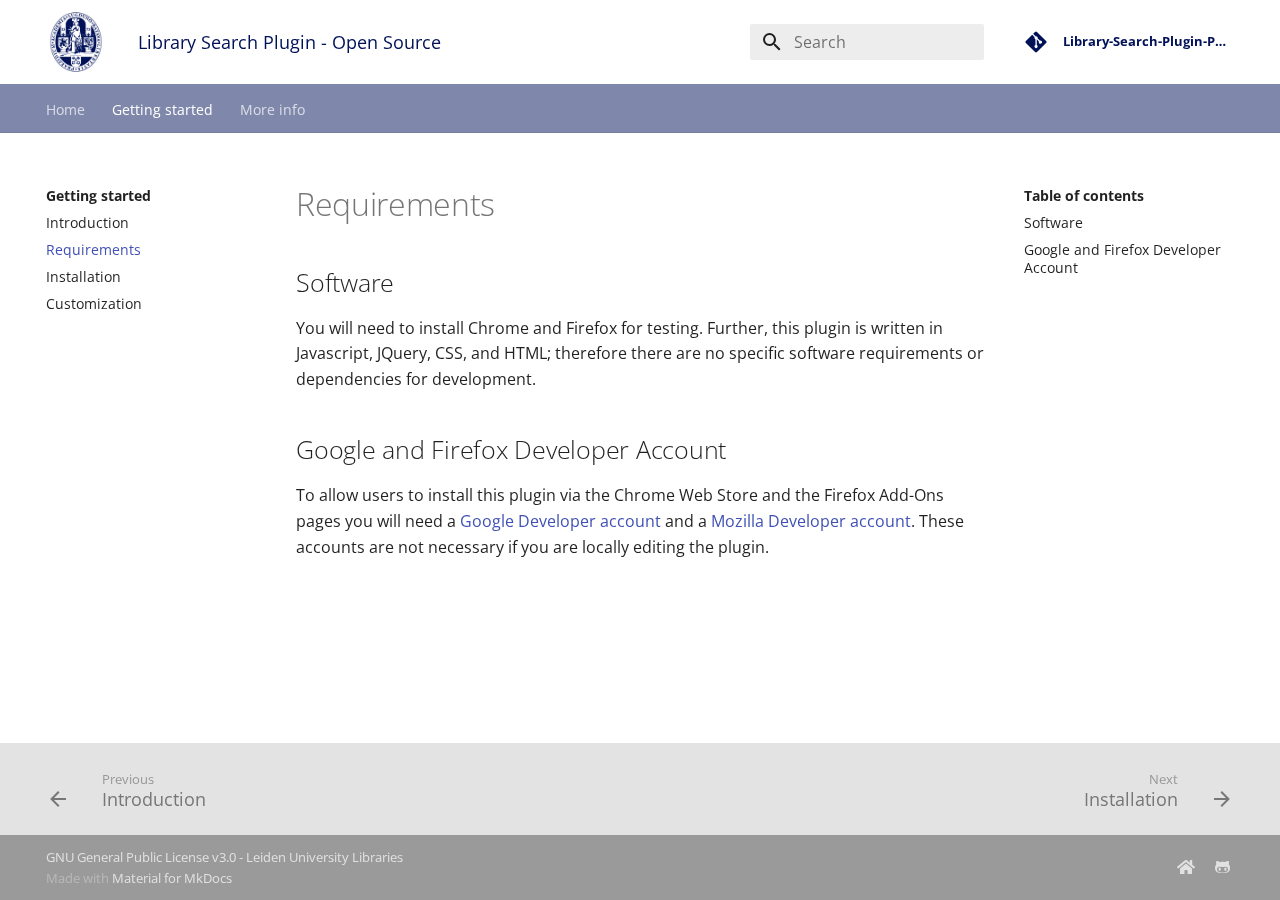
<file: requirements/index.html>
<!doctype html>
<html lang="en" class="no-js">
  <head>
    
      <meta charset="utf-8">
      <meta name="viewport" content="width=device-width,initial-scale=1">
      
        <meta name="description" content="The Library Search Plugin allows users (students, researchers, etc.) to <b>search your Library's catalogue, Google Scholar, WorldCat, or PubMed, without having to navigate to the respective websites first.</b> It also comes with a neat context menu that <b>allows users to select text, right-click, and search!</b>">
      
      
      
      
        <link rel="canonical" href="https://github.com/LeidenUniversityLibrary/Library-Search-Plugin-Public/requirements/">
      
      <link rel="shortcut icon" href="../assets/favicon.png">
      <meta name="generator" content="mkdocs-1.1.2, mkdocs-material-7.0.3">
    
    
      
        <title>Requirements - Library Search Plugin - Open Source</title>
      
    
    
      <link rel="stylesheet" href="../assets/stylesheets/main.1655a90d.min.css">
      
        
        <link rel="stylesheet" href="../assets/stylesheets/palette.7fa14f5b.min.css">
        
          
          
          <meta name="theme-color" content="#ffffff">
        
      
    
    
    
      
        
        <link rel="preconnect" href="https://fonts.gstatic.com" crossorigin>
        <link rel="stylesheet" href="https://fonts.googleapis.com/css?family=Open+Sans:300,400,400i,700%7CUbuntu&display=fallback">
        <style>:root{--md-text-font-family:"Open Sans";--md-code-font-family:"Ubuntu"}</style>
      
    
    
    
      <link rel="stylesheet" href="../stylesheets/extra.css">
    
    
      
    
    
  </head>
  
  
    
    
    
    
    
    <body dir="ltr" data-md-color-scheme="leidenuniv" data-md-color-primary="white" data-md-color-accent="">
      
  
    
    <input class="md-toggle" data-md-toggle="drawer" type="checkbox" id="__drawer" autocomplete="off">
    <input class="md-toggle" data-md-toggle="search" type="checkbox" id="__search" autocomplete="off">
    <label class="md-overlay" for="__drawer"></label>
    <div data-md-component="skip">
      
        
        <a href="#requirements" class="md-skip">
          Skip to content
        </a>
      
    </div>
    <div data-md-component="announce">
      
    </div>
    
      

<header class="md-header" data-md-component="header">
  <nav class="md-header__inner md-grid" aria-label="Header">
    <a href="https://github.com/LeidenUniversityLibrary/Library-Search-Plugin-Public" title="Library Search Plugin - Open Source" class="md-header__button md-logo" aria-label="Library Search Plugin - Open Source">
      
  <img src="../assets/favicon.png" alt="logo">

    </a>
    <label class="md-header__button md-icon" for="__drawer">
      <svg xmlns="http://www.w3.org/2000/svg" viewBox="0 0 24 24"><path d="M3 6h18v2H3V6m0 5h18v2H3v-2m0 5h18v2H3v-2z"/></svg>
    </label>
    <div class="md-header__title" data-md-component="header-title">
      <div class="md-header__ellipsis">
        <div class="md-header__topic">
          <span class="md-ellipsis">
            Library Search Plugin - Open Source
          </span>
        </div>
        <div class="md-header__topic" data-md-component="header-topic">
          <span class="md-ellipsis">
            
              Requirements
            
          </span>
        </div>
      </div>
    </div>
    <div class="md-header__options">
      
    </div>
    
      <label class="md-header__button md-icon" for="__search">
        <svg xmlns="http://www.w3.org/2000/svg" viewBox="0 0 24 24"><path d="M9.5 3A6.5 6.5 0 0 1 16 9.5c0 1.61-.59 3.09-1.56 4.23l.27.27h.79l5 5-1.5 1.5-5-5v-.79l-.27-.27A6.516 6.516 0 0 1 9.5 16 6.5 6.5 0 0 1 3 9.5 6.5 6.5 0 0 1 9.5 3m0 2C7 5 5 7 5 9.5S7 14 9.5 14 14 12 14 9.5 12 5 9.5 5z"/></svg>
      </label>
      
<div class="md-search" data-md-component="search" role="dialog">
  <label class="md-search__overlay" for="__search"></label>
  <div class="md-search__inner" role="search">
    <form class="md-search__form" name="search">
      <input type="text" class="md-search__input" name="query" aria-label="Search" placeholder="Search" autocapitalize="off" autocorrect="off" autocomplete="off" spellcheck="false" data-md-component="search-query" data-md-state="active" required>
      <label class="md-search__icon md-icon" for="__search">
        <svg xmlns="http://www.w3.org/2000/svg" viewBox="0 0 24 24"><path d="M9.5 3A6.5 6.5 0 0 1 16 9.5c0 1.61-.59 3.09-1.56 4.23l.27.27h.79l5 5-1.5 1.5-5-5v-.79l-.27-.27A6.516 6.516 0 0 1 9.5 16 6.5 6.5 0 0 1 3 9.5 6.5 6.5 0 0 1 9.5 3m0 2C7 5 5 7 5 9.5S7 14 9.5 14 14 12 14 9.5 12 5 9.5 5z"/></svg>
        <svg xmlns="http://www.w3.org/2000/svg" viewBox="0 0 24 24"><path d="M20 11v2H8l5.5 5.5-1.42 1.42L4.16 12l7.92-7.92L13.5 5.5 8 11h12z"/></svg>
      </label>
      <button type="reset" class="md-search__icon md-icon" aria-label="Clear" tabindex="-1">
        <svg xmlns="http://www.w3.org/2000/svg" viewBox="0 0 24 24"><path d="M19 6.41L17.59 5 12 10.59 6.41 5 5 6.41 10.59 12 5 17.59 6.41 19 12 13.41 17.59 19 19 17.59 13.41 12 19 6.41z"/></svg>
      </button>
    </form>
    <div class="md-search__output">
      <div class="md-search__scrollwrap" data-md-scrollfix>
        <div class="md-search-result" data-md-component="search-result">
          <div class="md-search-result__meta">
            Initializing search
          </div>
          <ol class="md-search-result__list"></ol>
        </div>
      </div>
    </div>
  </div>
</div>
    
    
      <div class="md-header__source">
        
<a href="https://github.com/LeidenUniversityLibrary/Library-Search-Plugin-Public" title="Go to repository" class="md-source" data-md-component="source">
  <div class="md-source__icon md-icon">
    
    <svg xmlns="http://www.w3.org/2000/svg" viewBox="0 0 448 512"><path d="M439.55 236.05L244 40.45a28.87 28.87 0 0 0-40.81 0l-40.66 40.63 51.52 51.52c27.06-9.14 52.68 16.77 43.39 43.68l49.66 49.66c34.23-11.8 61.18 31 35.47 56.69-26.49 26.49-70.21-2.87-56-37.34L240.22 199v121.85c25.3 12.54 22.26 41.85 9.08 55a34.34 34.34 0 0 1-48.55 0c-17.57-17.6-11.07-46.91 11.25-56v-123c-20.8-8.51-24.6-30.74-18.64-45L142.57 101 8.45 235.14a28.86 28.86 0 0 0 0 40.81l195.61 195.6a28.86 28.86 0 0 0 40.8 0l194.69-194.69a28.86 28.86 0 0 0 0-40.81z"/></svg>
  </div>
  <div class="md-source__repository">
    Library-Search-Plugin-Public
  </div>
</a>
      </div>
    
  </nav>
</header>
    
    <div class="md-container" data-md-component="container">
      
      
        
          
<nav class="md-tabs" aria-label="Tabs" data-md-component="tabs">
  <div class="md-tabs__inner md-grid">
    <ul class="md-tabs__list">
      
        
  
  


  <li class="md-tabs__item">
    <a href=".." class="md-tabs__link">
      Home
    </a>
  </li>

      
        
  
  
    
  


  
  
  
    <li class="md-tabs__item">
      <a href="../introduction/" class="md-tabs__link md-tabs__link--active">
        Getting started
      </a>
    </li>
  

      
        
  
  


  
  
  
    <li class="md-tabs__item">
      <a href="../about/" class="md-tabs__link">
        More info
      </a>
    </li>
  

      
    </ul>
  </div>
</nav>
        
      
      <main class="md-main" data-md-component="main">
        <div class="md-main__inner md-grid">
          
            
              
              <div class="md-sidebar md-sidebar--primary" data-md-component="sidebar" data-md-type="navigation" >
                <div class="md-sidebar__scrollwrap">
                  <div class="md-sidebar__inner">
                    



  


<nav class="md-nav md-nav--primary md-nav--lifted" aria-label="Navigation" data-md-level="0">
  <label class="md-nav__title" for="__drawer">
    <a href="https://github.com/LeidenUniversityLibrary/Library-Search-Plugin-Public" title="Library Search Plugin - Open Source" class="md-nav__button md-logo" aria-label="Library Search Plugin - Open Source">
      
  <img src="../assets/favicon.png" alt="logo">

    </a>
    Library Search Plugin - Open Source
  </label>
  
    <div class="md-nav__source">
      
<a href="https://github.com/LeidenUniversityLibrary/Library-Search-Plugin-Public" title="Go to repository" class="md-source" data-md-component="source">
  <div class="md-source__icon md-icon">
    
    <svg xmlns="http://www.w3.org/2000/svg" viewBox="0 0 448 512"><path d="M439.55 236.05L244 40.45a28.87 28.87 0 0 0-40.81 0l-40.66 40.63 51.52 51.52c27.06-9.14 52.68 16.77 43.39 43.68l49.66 49.66c34.23-11.8 61.18 31 35.47 56.69-26.49 26.49-70.21-2.87-56-37.34L240.22 199v121.85c25.3 12.54 22.26 41.85 9.08 55a34.34 34.34 0 0 1-48.55 0c-17.57-17.6-11.07-46.91 11.25-56v-123c-20.8-8.51-24.6-30.74-18.64-45L142.57 101 8.45 235.14a28.86 28.86 0 0 0 0 40.81l195.61 195.6a28.86 28.86 0 0 0 40.8 0l194.69-194.69a28.86 28.86 0 0 0 0-40.81z"/></svg>
  </div>
  <div class="md-source__repository">
    Library-Search-Plugin-Public
  </div>
</a>
    </div>
  
  <ul class="md-nav__list" data-md-scrollfix>
    
      
      
      

  
  
  
    <li class="md-nav__item">
      <a href=".." class="md-nav__link">
        Home
      </a>
    </li>
  

    
      
      
      

  
  
    
  
  
    
    <li class="md-nav__item md-nav__item--active md-nav__item--nested">
      
      
        <input class="md-nav__toggle md-toggle" data-md-toggle="__nav_2" type="checkbox" id="__nav_2" checked>
      
      <label class="md-nav__link" for="__nav_2">
        Getting started
        <span class="md-nav__icon md-icon"></span>
      </label>
      <nav class="md-nav" aria-label="Getting started" data-md-level="1">
        <label class="md-nav__title" for="__nav_2">
          <span class="md-nav__icon md-icon"></span>
          Getting started
        </label>
        <ul class="md-nav__list" data-md-scrollfix>
          
            
  
  
  
    <li class="md-nav__item">
      <a href="../introduction/" class="md-nav__link">
        Introduction
      </a>
    </li>
  

          
            
  
  
    
  
  
    <li class="md-nav__item md-nav__item--active">
      
      <input class="md-nav__toggle md-toggle" data-md-toggle="toc" type="checkbox" id="__toc">
      
        
      
      
        <label class="md-nav__link md-nav__link--active" for="__toc">
          Requirements
          <span class="md-nav__icon md-icon"></span>
        </label>
      
      <a href="./" class="md-nav__link md-nav__link--active">
        Requirements
      </a>
      
        
<nav class="md-nav md-nav--secondary" aria-label="Table of contents">
  
  
    
  
  
    <label class="md-nav__title" for="__toc">
      <span class="md-nav__icon md-icon"></span>
      Table of contents
    </label>
    <ul class="md-nav__list" data-md-component="toc" data-md-scrollfix>
      
        <li class="md-nav__item">
  <a href="#software" class="md-nav__link">
    Software
  </a>
  
</li>
      
        <li class="md-nav__item">
  <a href="#google-and-firefox-developer-account" class="md-nav__link">
    Google and Firefox Developer Account
  </a>
  
</li>
      
    </ul>
  
</nav>
      
    </li>
  

          
            
  
  
  
    <li class="md-nav__item">
      <a href="../installation/" class="md-nav__link">
        Installation
      </a>
    </li>
  

          
            
  
  
  
    <li class="md-nav__item">
      <a href="../customization/" class="md-nav__link">
        Customization
      </a>
    </li>
  

          
        </ul>
      </nav>
    </li>
  

    
      
      
      

  
  
  
    
    <li class="md-nav__item md-nav__item--nested">
      
      
        <input class="md-nav__toggle md-toggle" data-md-toggle="__nav_3" type="checkbox" id="__nav_3" >
      
      <label class="md-nav__link" for="__nav_3">
        More info
        <span class="md-nav__icon md-icon"></span>
      </label>
      <nav class="md-nav" aria-label="More info" data-md-level="1">
        <label class="md-nav__title" for="__nav_3">
          <span class="md-nav__icon md-icon"></span>
          More info
        </label>
        <ul class="md-nav__list" data-md-scrollfix>
          
            
  
  
  
    <li class="md-nav__item">
      <a href="../about/" class="md-nav__link">
        About us
      </a>
    </li>
  

          
            
  
  
  
    <li class="md-nav__item">
      <a href="../license/" class="md-nav__link">
        License
      </a>
    </li>
  

          
        </ul>
      </nav>
    </li>
  

    
  </ul>
</nav>
                  </div>
                </div>
              </div>
            
            
              
              <div class="md-sidebar md-sidebar--secondary" data-md-component="sidebar" data-md-type="toc" >
                <div class="md-sidebar__scrollwrap">
                  <div class="md-sidebar__inner">
                    
<nav class="md-nav md-nav--secondary" aria-label="Table of contents">
  
  
    
  
  
    <label class="md-nav__title" for="__toc">
      <span class="md-nav__icon md-icon"></span>
      Table of contents
    </label>
    <ul class="md-nav__list" data-md-component="toc" data-md-scrollfix>
      
        <li class="md-nav__item">
  <a href="#software" class="md-nav__link">
    Software
  </a>
  
</li>
      
        <li class="md-nav__item">
  <a href="#google-and-firefox-developer-account" class="md-nav__link">
    Google and Firefox Developer Account
  </a>
  
</li>
      
    </ul>
  
</nav>
                  </div>
                </div>
              </div>
            
          
          <div class="md-content" data-md-component="content">
            <article class="md-content__inner md-typeset">
              
                
                
                <h1 id="requirements">Requirements</h1>
<h2 id="software">Software</h2>
<p>You will need to install Chrome and Firefox for testing. Further, this plugin is written in Javascript, JQuery, CSS, and HTML; therefore there are no specific software requirements or dependencies for development.</p>
<h2 id="google-and-firefox-developer-account">Google and Firefox Developer Account</h2>
<p>To allow users to install this plugin via the Chrome Web Store and the Firefox Add-Ons pages you will need a <a href="https://developer.chrome.com/docs/webstore/register/">Google Developer account</a> and a <a href="https://addons.mozilla.org/en-US/developers/">Mozilla Developer account</a>. These accounts are not necessary if you are locally editing the plugin.</p>
                
              
              
                


              
            </article>
          </div>
        </div>
      </main>
      
        
<footer class="md-footer">
  
    <nav class="md-footer__inner md-grid" aria-label="Footer">
      
        <a href="../introduction/" class="md-footer__link md-footer__link--prev" rel="prev">
          <div class="md-footer__button md-icon">
            <svg xmlns="http://www.w3.org/2000/svg" viewBox="0 0 24 24"><path d="M20 11v2H8l5.5 5.5-1.42 1.42L4.16 12l7.92-7.92L13.5 5.5 8 11h12z"/></svg>
          </div>
          <div class="md-footer__title">
            <div class="md-ellipsis">
              <span class="md-footer__direction">
                Previous
              </span>
              Introduction
            </div>
          </div>
        </a>
      
      
        <a href="../installation/" class="md-footer__link md-footer__link--next" rel="next">
          <div class="md-footer__title">
            <div class="md-ellipsis">
              <span class="md-footer__direction">
                Next
              </span>
              Installation
            </div>
          </div>
          <div class="md-footer__button md-icon">
            <svg xmlns="http://www.w3.org/2000/svg" viewBox="0 0 24 24"><path d="M4 11v2h12l-5.5 5.5 1.42 1.42L19.84 12l-7.92-7.92L10.5 5.5 16 11H4z"/></svg>
          </div>
        </a>
      
    </nav>
  
  <div class="md-footer-meta md-typeset">
    <div class="md-footer-meta__inner md-grid">
      <div class="md-footer-copyright">
        
          <div class="md-footer-copyright__highlight">
            GNU General Public License v3.0 - Leiden University Libraries
          </div>
        
        Made with
        <a href="https://squidfunk.github.io/mkdocs-material/" target="_blank" rel="noopener">
          Material for MkDocs
        </a>
      </div>
      
  <div class="md-footer-social">
    
      
      
        
        
      
      <a href="https://www.universiteitleiden.nl" target="_blank" rel="noopener" title="www.universiteitleiden.nl" class="md-footer-social__link">
        <svg xmlns="http://www.w3.org/2000/svg" viewBox="0 0 576 512"><path d="M280.37 148.26L96 300.11V464a16 16 0 0 0 16 16l112.06-.29a16 16 0 0 0 15.92-16V368a16 16 0 0 1 16-16h64a16 16 0 0 1 16 16v95.64a16 16 0 0 0 16 16.05L464 480a16 16 0 0 0 16-16V300L295.67 148.26a12.19 12.19 0 0 0-15.3 0zM571.6 251.47L488 182.56V44.05a12 12 0 0 0-12-12h-56a12 12 0 0 0-12 12v72.61L318.47 43a48 48 0 0 0-61 0L4.34 251.47a12 12 0 0 0-1.6 16.9l25.5 31A12 12 0 0 0 45.15 301l235.22-193.74a12.19 12.19 0 0 1 15.3 0L530.9 301a12 12 0 0 0 16.9-1.6l25.5-31a12 12 0 0 0-1.7-16.93z"/></svg>
      </a>
    
      
      
        
        
      
      <a href="https://github.com/LeidenUniversityLibrary" target="_blank" rel="noopener" title="github.com" class="md-footer-social__link">
        <svg xmlns="http://www.w3.org/2000/svg" viewBox="0 0 480 512"><path d="M186.1 328.7c0 20.9-10.9 55.1-36.7 55.1s-36.7-34.2-36.7-55.1 10.9-55.1 36.7-55.1 36.7 34.2 36.7 55.1zM480 278.2c0 31.9-3.2 65.7-17.5 95-37.9 76.6-142.1 74.8-216.7 74.8-75.8 0-186.2 2.7-225.6-74.8-14.6-29-20.2-63.1-20.2-95 0-41.9 13.9-81.5 41.5-113.6-5.2-15.8-7.7-32.4-7.7-48.8 0-21.5 4.9-32.3 14.6-51.8 45.3 0 74.3 9 108.8 36 29-6.9 58.8-10 88.7-10 27 0 54.2 2.9 80.4 9.2 34-26.7 63-35.2 107.8-35.2 9.8 19.5 14.6 30.3 14.6 51.8 0 16.4-2.6 32.7-7.7 48.2 27.5 32.4 39 72.3 39 114.2zm-64.3 50.5c0-43.9-26.7-82.6-73.5-82.6-18.9 0-37 3.4-56 6-14.9 2.3-29.8 3.2-45.1 3.2-15.2 0-30.1-.9-45.1-3.2-18.7-2.6-37-6-56-6-46.8 0-73.5 38.7-73.5 82.6 0 87.8 80.4 101.3 150.4 101.3h48.2c70.3 0 150.6-13.4 150.6-101.3zm-82.6-55.1c-25.8 0-36.7 34.2-36.7 55.1s10.9 55.1 36.7 55.1 36.7-34.2 36.7-55.1-10.9-55.1-36.7-55.1z"/></svg>
      </a>
    
  </div>

    </div>
  </div>
</footer>
      
    </div>
    <div class="md-dialog" data-md-component="dialog">
      <div class="md-dialog__inner md-typeset"></div>
    </div>
    <script id="__config" type="application/json">{"base": "..", "features": ["navigation.instant", "navigation.tabs", "navigation.sections", "navigation.tracking"], "translations": {"clipboard.copy": "Copy to clipboard", "clipboard.copied": "Copied to clipboard", "search.config.lang": "en", "search.config.pipeline": "trimmer, stopWordFilter", "search.config.separator": "[\\s\\-]+", "search.placeholder": "Search", "search.result.placeholder": "Type to start searching", "search.result.none": "No matching documents", "search.result.one": "1 matching document", "search.result.other": "# matching documents", "search.result.more.one": "1 more on this page", "search.result.more.other": "# more on this page", "search.result.term.missing": "Missing"}, "search": "../assets/javascripts/workers/search.fb4a9340.min.js", "version": null}</script>
    
    
      <script src="../assets/javascripts/bundle.ca5457b8.min.js"></script>
      
    
  </body>
</html>
</file>
<file: stylesheets/extra.css>
[data-md-color-scheme="leidenuniv"] {
  --md-primary-fg-color: #ffffff;
  --md-footer-bg-color: #e3e3e3;
  --md-footer-fg-color: #777;
  --md-primary-bg-color: #001158;
  --md-accent-fg-color: #7f88ab;
}

.md-header__button.md-logo img,
.md-header__button.md-logo svg {
  width: 3rem;
  height: 3rem;
}

.md-tabs {
  background-color: #7f88ab;
  color: #ffffff;
}
</file>
<file: assets/stylesheets/main.1655a90d.min.css>
@charset "UTF-8";html{box-sizing:border-box;-webkit-text-size-adjust:none;-moz-text-size-adjust:none;-ms-text-size-adjust:none;text-size-adjust:none}*,:after,:before{box-sizing:inherit}body{margin:0}a,button,input,label{-webkit-tap-highlight-color:transparent}a{color:inherit;text-decoration:none}hr{display:block;box-sizing:initial;height:.05rem;padding:0;overflow:visible;border:0}small{font-size:80%}sub,sup{line-height:1em}img{border-style:none}table{border-collapse:initial;border-spacing:0}td,th{font-weight:400;vertical-align:top}button{margin:0;padding:0;font-size:inherit;background:transparent;border:0}input{border:0;outline:none}:root{--md-default-fg-color:rgba(0,0,0,0.87);--md-default-fg-color--light:rgba(0,0,0,0.54);--md-default-fg-color--lighter:rgba(0,0,0,0.32);--md-default-fg-color--lightest:rgba(0,0,0,0.07);--md-default-bg-color:#fff;--md-default-bg-color--light:hsla(0,0%,100%,0.7);--md-default-bg-color--lighter:hsla(0,0%,100%,0.3);--md-default-bg-color--lightest:hsla(0,0%,100%,0.12);--md-primary-fg-color:#4051b5;--md-primary-fg-color--light:#5d6cc0;--md-primary-fg-color--dark:#303fa1;--md-primary-bg-color:#fff;--md-primary-bg-color--light:hsla(0,0%,100%,0.7);--md-accent-fg-color:#526cfe;--md-accent-fg-color--transparent:rgba(83,108,254,0.1);--md-accent-bg-color:#fff;--md-accent-bg-color--light:hsla(0,0%,100%,0.7)}:root>*{--md-code-fg-color:#36464e;--md-code-bg-color:#f5f5f5;--md-code-hl-color:rgba(255,255,0,0.5);--md-code-hl-number-color:#d52a2a;--md-code-hl-special-color:#db1457;--md-code-hl-function-color:#a846b9;--md-code-hl-constant-color:#6e59d9;--md-code-hl-keyword-color:#3f6ec6;--md-code-hl-string-color:#1c7d4d;--md-code-hl-name-color:var(--md-code-fg-color);--md-code-hl-operator-color:var(--md-default-fg-color--light);--md-code-hl-punctuation-color:var(--md-default-fg-color--light);--md-code-hl-comment-color:var(--md-default-fg-color--light);--md-code-hl-generic-color:var(--md-default-fg-color--light);--md-code-hl-variable-color:var(--md-default-fg-color--light);--md-typeset-color:var(--md-default-fg-color);--md-typeset-a-color:var(--md-primary-fg-color);--md-typeset-mark-color:rgba(255,255,0,0.5);--md-typeset-del-color:rgba(245,80,61,0.15);--md-typeset-ins-color:rgba(11,213,112,0.15);--md-typeset-kbd-color:#fafafa;--md-typeset-kbd-accent-color:#fff;--md-typeset-kbd-border-color:#b8b8b8;--md-admonition-fg-color:var(--md-default-fg-color);--md-admonition-bg-color:var(--md-default-bg-color);--md-footer-fg-color:#fff;--md-footer-fg-color--light:hsla(0,0%,100%,0.7);--md-footer-fg-color--lighter:hsla(0,0%,100%,0.3);--md-footer-bg-color:rgba(0,0,0,0.87);--md-footer-bg-color--dark:rgba(0,0,0,0.32)}.md-icon svg{display:block;width:1.2rem;height:1.2rem;fill:currentColor}body{-webkit-font-smoothing:antialiased;-moz-osx-font-smoothing:grayscale}body,input{font-feature-settings:"kern","liga";font-family:var(--md-text-font-family,_),-apple-system,BlinkMacSystemFont,Helvetica,Arial,sans-serif}body,code,input,kbd,pre{color:var(--md-typeset-color)}code,kbd,pre{font-feature-settings:"kern";font-family:var(--md-code-font-family,_),SFMono-Regular,Consolas,Menlo,monospace}:root{--md-typeset-table--ascending:url("data:image/svg+xml;charset=utf-8,<svg xmlns='http://www.w3.org/2000/svg' viewBox='0 0 24 24'><path d='M11 4h2v12l5.5-5.5 1.42 1.42L12 19.84l-7.92-7.92L5.5 10.5 11 16V4z'/></svg>");--md-typeset-table--descending:url("data:image/svg+xml;charset=utf-8,<svg xmlns='http://www.w3.org/2000/svg' viewBox='0 0 24 24'><path d='M13 20h-2V8l-5.5 5.5-1.42-1.42L12 4.16l7.92 7.92-1.42 1.42L13 8v12z'/></svg>")}.md-typeset{font-size:.8rem;line-height:1.6;-webkit-print-color-adjust:exact;color-adjust:exact}@media print{.md-typeset{font-size:.68rem}}.md-typeset blockquote,.md-typeset dl,.md-typeset figure,.md-typeset ol,.md-typeset pre,.md-typeset ul{display:flow-root;margin:1em 0}.md-typeset h1{margin:0 0 1.25em;color:var(--md-default-fg-color--light);font-size:2em;line-height:1.3}.md-typeset h1,.md-typeset h2{font-weight:300;letter-spacing:-.01em}.md-typeset h2{margin:1.6em 0 .64em;font-size:1.5625em;line-height:1.4}.md-typeset h3{margin:1.6em 0 .8em;font-weight:400;font-size:1.25em;line-height:1.5;letter-spacing:-.01em}.md-typeset h2+h3{margin-top:.8em}.md-typeset h4{margin:1em 0;font-weight:700;letter-spacing:-.01em}.md-typeset h5,.md-typeset h6{margin:1.25em 0;color:var(--md-default-fg-color--light);font-weight:700;font-size:.8em;letter-spacing:-.01em}.md-typeset h5{text-transform:uppercase}.md-typeset hr{display:flow-root;margin:1.5em 0;border-bottom:.05rem solid var(--md-default-fg-color--lightest)}.md-typeset a{color:var(--md-typeset-a-color);word-break:break-word}.md-typeset a,.md-typeset a:before{transition:color 125ms}.md-typeset a:focus,.md-typeset a:hover{color:var(--md-accent-fg-color)}.md-typeset code,.md-typeset kbd,.md-typeset pre{color:var(--md-code-fg-color);direction:ltr}@media print{.md-typeset code,.md-typeset kbd,.md-typeset pre{white-space:pre-wrap}}.md-typeset code{padding:0 .2941176471em;font-size:.85em;word-break:break-word;background-color:var(--md-code-bg-color);border-radius:.1rem;-webkit-box-decoration-break:clone;box-decoration-break:clone}.md-typeset code:not(.focus-visible){outline:none;-webkit-tap-highlight-color:transparent}.md-typeset h1 code,.md-typeset h2 code,.md-typeset h3 code,.md-typeset h4 code,.md-typeset h5 code,.md-typeset h6 code{margin:initial;padding:initial;background-color:initial;box-shadow:none}.md-typeset a>code{color:currentColor}.md-typeset pre{position:relative;line-height:1.4}.md-typeset pre>code{display:block;margin:0;padding:.7720588235em 1.1764705882em;overflow:auto;word-break:normal;box-shadow:none;-webkit-box-decoration-break:slice;box-decoration-break:slice;touch-action:auto;scrollbar-width:thin;scrollbar-color:var(--md-default-fg-color--lighter) transparent}.md-typeset pre>code:hover{scrollbar-color:var(--md-accent-fg-color) transparent}.md-typeset pre>code::-webkit-scrollbar{width:.2rem;height:.2rem}.md-typeset pre>code::-webkit-scrollbar-thumb{background-color:var(--md-default-fg-color--lighter)}.md-typeset pre>code::-webkit-scrollbar-thumb:hover{background-color:var(--md-accent-fg-color)}@media screen and (max-width:44.9375em){.md-typeset>pre{margin:1em -.8rem}.md-typeset>pre code{border-radius:0}}.md-typeset kbd{display:inline-block;padding:0 .6666666667em;color:var(--md-default-fg-color);font-size:.75em;vertical-align:text-top;word-break:break-word;background-color:var(--md-typeset-kbd-color);border-radius:.1rem;box-shadow:0 .1rem 0 .05rem var(--md-typeset-kbd-border-color),0 .1rem 0 var(--md-typeset-kbd-border-color),0 -.1rem .2rem var(--md-typeset-kbd-accent-color) inset}.md-typeset mark{color:inherit;word-break:break-word;background-color:var(--md-typeset-mark-color);-webkit-box-decoration-break:clone;box-decoration-break:clone}.md-typeset abbr{text-decoration:none;border-bottom:.05rem dotted var(--md-default-fg-color--light);cursor:help}@media (hover:none){.md-typeset abbr{position:relative}.md-typeset abbr[title]:focus:after,.md-typeset abbr[title]:hover:after{box-shadow:0 2px 2px 0 rgba(0,0,0,.14),0 1px 5px 0 rgba(0,0,0,.12),0 3px 1px -2px rgba(0,0,0,.2);position:absolute;left:0;display:inline-block;width:auto;min-width:-webkit-max-content;min-width:-moz-max-content;min-width:max-content;max-width:80%;margin-top:2em;padding:.2rem .3rem;color:var(--md-default-bg-color);font-size:.7rem;background-color:var(--md-default-fg-color);border-radius:.1rem;content:attr(title)}}.md-typeset small{opacity:.75}.md-typeset sub,.md-typeset sup{margin-left:.078125em}[dir=rtl] .md-typeset sub,[dir=rtl] .md-typeset sup{margin-right:.078125em;margin-left:0}.md-typeset blockquote{padding-left:.6rem;color:var(--md-default-fg-color--light);border-left:.2rem solid var(--md-default-fg-color--lighter)}[dir=rtl] .md-typeset blockquote{padding-right:.6rem;padding-left:0;border-right:.2rem solid var(--md-default-fg-color--lighter);border-left:initial}.md-typeset ul{list-style-type:disc}.md-typeset ol,.md-typeset ul{margin-left:.625em;padding:0}[dir=rtl] .md-typeset ol,[dir=rtl] .md-typeset ul{margin-right:.625em;margin-left:0}.md-typeset ol ol,.md-typeset ul ol{list-style-type:lower-alpha}.md-typeset ol ol ol,.md-typeset ul ol ol{list-style-type:lower-roman}.md-typeset ol li,.md-typeset ul li{margin-bottom:.5em;margin-left:1.25em}[dir=rtl] .md-typeset ol li,[dir=rtl] .md-typeset ul li{margin-right:1.25em;margin-left:0}.md-typeset ol li blockquote,.md-typeset ol li p,.md-typeset ul li blockquote,.md-typeset ul li p{margin:.5em 0}.md-typeset ol li:last-child,.md-typeset ul li:last-child{margin-bottom:0}.md-typeset ol li ol,.md-typeset ol li ul,.md-typeset ul li ol,.md-typeset ul li ul{margin:.5em 0 .5em .625em}[dir=rtl] .md-typeset ol li ol,[dir=rtl] .md-typeset ol li ul,[dir=rtl] .md-typeset ul li ol,[dir=rtl] .md-typeset ul li ul{margin-right:.625em;margin-left:0}.md-typeset dd{margin:1em 0 1.5em 1.875em}[dir=rtl] .md-typeset dd{margin-right:1.875em;margin-left:0}.md-typeset img,.md-typeset svg{max-width:100%;height:auto}.md-typeset img[align=left],.md-typeset svg[align=left]{margin:1em 1em 1em 0}.md-typeset img[align=right],.md-typeset svg[align=right]{margin:1em 0 1em 1em}.md-typeset img[align]:only-child,.md-typeset svg[align]:only-child{margin-top:0}.md-typeset figure{width:-webkit-fit-content;width:-moz-fit-content;width:fit-content;max-width:100%;margin:0 auto;text-align:center}.md-typeset figure img{display:block}.md-typeset figcaption{max-width:24rem;margin:1em auto 2em;font-style:italic}.md-typeset iframe{max-width:100%}.md-typeset table:not([class]){display:inline-block;max-width:100%;overflow:auto;font-size:.64rem;background-color:var(--md-default-bg-color);border-radius:.1rem;box-shadow:0 .2rem .5rem rgba(0,0,0,.05),0 0 .05rem rgba(0,0,0,.1);touch-action:auto}@media print{.md-typeset table:not([class]){display:table}}.md-typeset table:not([class])+*{margin-top:1.5em}.md-typeset table:not([class]) td>:first-child,.md-typeset table:not([class]) th>:first-child{margin-top:0}.md-typeset table:not([class]) td>:last-child,.md-typeset table:not([class]) th>:last-child{margin-bottom:0}.md-typeset table:not([class]) td:not([align]),.md-typeset table:not([class]) th:not([align]){text-align:left}[dir=rtl] .md-typeset table:not([class]) td:not([align]),[dir=rtl] .md-typeset table:not([class]) th:not([align]){text-align:right}.md-typeset table:not([class]) th{min-width:5rem;padding:.9375em 1.25em;color:var(--md-default-bg-color);vertical-align:top;background-color:var(--md-default-fg-color--light)}.md-typeset table:not([class]) th a{color:inherit}.md-typeset table:not([class]) td{padding:.9375em 1.25em;vertical-align:top;border-top:.05rem solid var(--md-default-fg-color--lightest)}.md-typeset table:not([class]) tr{transition:background-color 125ms}.md-typeset table:not([class]) tr:hover{background-color:rgba(0,0,0,.035);box-shadow:0 .05rem 0 var(--md-default-bg-color) inset}.md-typeset table:not([class]) tr:first-child td{border-top:0}.md-typeset table:not([class]) a{word-break:normal}.md-typeset table th[role=columnheader]{cursor:pointer}.md-typeset table th[role=columnheader]:after{display:inline-block;width:1.2em;height:1.2em;margin-left:.5em;vertical-align:sub;-webkit-mask-repeat:no-repeat;mask-repeat:no-repeat;-webkit-mask-size:contain;mask-size:contain;content:""}.md-typeset table th[role=columnheader][aria-sort=ascending]:after{background-color:currentColor;-webkit-mask-image:var(--md-typeset-table--ascending);mask-image:var(--md-typeset-table--ascending)}.md-typeset table th[role=columnheader][aria-sort=descending]:after{background-color:currentColor;-webkit-mask-image:var(--md-typeset-table--descending);mask-image:var(--md-typeset-table--descending)}.md-typeset__scrollwrap{margin:1em -.8rem;overflow-x:auto;touch-action:auto}.md-typeset__table{display:inline-block;margin-bottom:.5em;padding:0 .8rem}@media print{.md-typeset__table{display:block}}html .md-typeset__table table{display:table;width:100%;margin:0;overflow:hidden}html{height:100%;overflow-x:hidden;font-size:125%}@media screen and (min-width:100em){html{font-size:137.5%}}@media screen and (min-width:125em){html{font-size:150%}}body{position:relative;display:flex;flex-direction:column;width:100%;min-height:100%;font-size:.5rem;background-color:var(--md-default-bg-color)}@media print{body{display:block}}@media screen and (max-width:59.9375em){body[data-md-state=lock]{position:fixed}}.md-grid{max-width:61rem;margin-right:auto;margin-left:auto}.md-container{display:flex;flex-direction:column;flex-grow:1}@media print{.md-container{display:block}}.md-main{flex-grow:1}.md-main__inner{display:flex;height:100%;margin-top:1.5rem}.md-ellipsis{overflow:hidden;white-space:nowrap;text-overflow:ellipsis}.md-toggle{display:none}.md-skip{position:fixed;z-index:-1;margin:.5rem;padding:.3rem .5rem;color:var(--md-default-bg-color);font-size:.64rem;background-color:var(--md-default-fg-color);border-radius:.1rem;transform:translateY(.4rem);opacity:0}.md-skip:focus{z-index:10;transform:translateY(0);opacity:1;transition:transform .25s cubic-bezier(.4,0,.2,1),opacity 175ms 75ms}@page{margin:25mm}.md-announce{overflow:auto;background-color:var(--md-footer-bg-color)}@media print{.md-announce{display:none}}.md-announce__inner{margin:.6rem auto;padding:0 .8rem;color:var(--md-footer-fg-color);font-size:.7rem}:root{--md-clipboard-icon:url("data:image/svg+xml;charset=utf-8,<svg xmlns='http://www.w3.org/2000/svg' viewBox='0 0 24 24'><path d='M19 21H8V7h11m0-2H8a2 2 0 0 0-2 2v14a2 2 0 0 0 2 2h11a2 2 0 0 0 2-2V7a2 2 0 0 0-2-2m-3-4H4a2 2 0 0 0-2 2v14h2V3h12V1z'/></svg>")}.md-clipboard{position:absolute;top:.5em;right:.5em;z-index:1;width:1.5em;height:1.5em;color:var(--md-default-fg-color--lightest);border-radius:.1rem;cursor:pointer;transition:color .25s}@media print{.md-clipboard{display:none}}.md-clipboard:not(.focus-visible){outline:none;-webkit-tap-highlight-color:transparent}:hover>.md-clipboard{color:var(--md-default-fg-color--light)}.md-clipboard:focus,.md-clipboard:hover{color:var(--md-accent-fg-color)}.md-clipboard:after{display:block;width:1.125em;height:1.125em;margin:0 auto;background-color:currentColor;-webkit-mask-image:var(--md-clipboard-icon);mask-image:var(--md-clipboard-icon);-webkit-mask-repeat:no-repeat;mask-repeat:no-repeat;-webkit-mask-size:contain;mask-size:contain;content:""}.md-clipboard--inline{cursor:pointer}.md-clipboard--inline code{transition:color .25s,background-color .25s}.md-clipboard--inline:focus code,.md-clipboard--inline:hover code{color:var(--md-accent-fg-color);background-color:var(--md-accent-fg-color--transparent)}.md-content{flex-grow:1;overflow:hidden;scroll-padding-top:51.2rem}.md-content__inner{margin:0 .8rem 1.2rem;padding-top:.6rem}@media screen and (min-width:76.25em){.md-sidebar--primary:not([hidden])~.md-content>.md-content__inner{margin-left:1.2rem}[dir=rtl] .md-sidebar--primary:not([hidden])~.md-content>.md-content__inner{margin-right:1.2rem;margin-left:.8rem}.md-sidebar--secondary:not([hidden])~.md-content>.md-content__inner{margin-right:1.2rem}[dir=rtl] .md-sidebar--secondary:not([hidden])~.md-content>.md-content__inner{margin-right:.8rem;margin-left:1.2rem}}.md-content__inner:before{display:block;height:.4rem;content:""}.md-content__inner>:last-child{margin-bottom:0}.md-content__button{float:right;margin:.4rem 0 .4rem .4rem;padding:0}@media print{.md-content__button{display:none}}[dir=rtl] .md-content__button{float:left;margin-right:.4rem;margin-left:0}[dir=rtl] .md-content__button svg{transform:scaleX(-1)}.md-typeset .md-content__button{color:var(--md-default-fg-color--lighter)}.md-content__button svg{display:inline;vertical-align:top}.md-dialog{box-shadow:0 2px 2px 0 rgba(0,0,0,.14),0 1px 5px 0 rgba(0,0,0,.12),0 3px 1px -2px rgba(0,0,0,.2);position:fixed;right:.8rem;bottom:.8rem;left:auto;z-index:2;min-width:11.1rem;padding:.4rem .6rem;background-color:var(--md-default-fg-color);border-radius:.1rem;transform:translateY(100%);opacity:0;transition:transform 0ms .4s,opacity .4s;pointer-events:none}@media print{.md-dialog{display:none}}[dir=rtl] .md-dialog{right:auto;left:.8rem}.md-dialog[data-md-state=open]{transform:translateY(0);opacity:1;transition:transform .4s cubic-bezier(.075,.85,.175,1),opacity .4s;pointer-events:auto}.md-dialog__inner{color:var(--md-default-bg-color);font-size:.7rem}.md-typeset .md-button{display:inline-block;padding:.625em 2em;color:var(--md-primary-fg-color);font-weight:700;border:.1rem solid;border-radius:.1rem;transition:color 125ms,background-color 125ms,border-color 125ms}.md-typeset .md-button--primary{color:var(--md-primary-bg-color);background-color:var(--md-primary-fg-color);border-color:var(--md-primary-fg-color)}.md-typeset .md-button:focus,.md-typeset .md-button:hover{color:var(--md-accent-bg-color);background-color:var(--md-accent-fg-color);border-color:var(--md-accent-fg-color)}.md-typeset .md-input{height:1.8rem;padding:0 .6rem;font-size:.8rem;border-radius:.1rem;box-shadow:0 .2rem .5rem rgba(0,0,0,.1),0 .025rem .05rem rgba(0,0,0,.1);transition:box-shadow .25s}.md-typeset .md-input:focus,.md-typeset .md-input:hover{box-shadow:0 .4rem 1rem rgba(0,0,0,.15),0 .025rem .05rem rgba(0,0,0,.15)}.md-typeset .md-input--stretch{width:100%}.md-header{position:-webkit-sticky;position:sticky;top:0;right:0;left:0;z-index:2;color:var(--md-primary-bg-color);background-color:var(--md-primary-fg-color);box-shadow:0 0 .2rem transparent,0 .2rem .4rem transparent;transition:color .25s,background-color .25s}@media print{.md-header{display:none}}.md-header[data-md-state=shadow]{box-shadow:0 0 .2rem rgba(0,0,0,.1),0 .2rem .4rem rgba(0,0,0,.2);transition:transform .25s cubic-bezier(.1,.7,.1,1),color .25s,background-color .25s,box-shadow .25s}.md-header[data-md-state=hidden]{transform:translateY(-100%);transition:transform .25s cubic-bezier(.8,0,.6,1),color .25s,background-color .25s,box-shadow .25s}.md-header__inner{display:flex;align-items:center;padding:0 .2rem}.md-header__button{position:relative;z-index:1;display:inline-block;margin:.2rem;padding:.4rem;color:currentColor;vertical-align:middle;cursor:pointer;transition:opacity .25s}.md-header__button:focus,.md-header__button:hover{opacity:.7}.md-header__button:not(.focus-visible){outline:none}.md-header__button.md-logo{margin:.2rem;padding:.4rem}@media screen and (max-width:76.1875em){.md-header__button.md-logo{display:none}}.md-header__button.md-logo img,.md-header__button.md-logo svg{display:block;width:1.2rem;height:1.2rem;fill:currentColor}@media screen and (min-width:60em){.md-header__button[for=__search]{display:none}}.no-js .md-header__button[for=__search]{display:none}[dir=rtl] .md-header__button[for=__search] svg{transform:scaleX(-1)}@media screen and (min-width:76.25em){.md-header__button[for=__drawer]{display:none}}.md-header__topic{position:absolute;display:flex;max-width:100%;transition:transform .4s cubic-bezier(.1,.7,.1,1),opacity .15s}.md-header__topic+.md-header__topic{z-index:-1;transform:translateX(1.25rem);opacity:0;transition:transform .4s cubic-bezier(1,.7,.1,.1),opacity .15s;pointer-events:none}[dir=rtl] .md-header__topic+.md-header__topic{transform:translateX(-1.25rem)}.md-header__title{flex-grow:1;height:2.4rem;margin-right:.4rem;margin-left:1rem;font-size:.9rem;line-height:2.4rem}.md-header__title[data-md-state=active] .md-header__topic{z-index:-1;transform:translateX(-1.25rem);opacity:0;transition:transform .4s cubic-bezier(1,.7,.1,.1),opacity .15s;pointer-events:none}[dir=rtl] .md-header__title[data-md-state=active] .md-header__topic{transform:translateX(1.25rem)}.md-header__title[data-md-state=active] .md-header__topic+.md-header__topic{z-index:0;transform:translateX(0);opacity:1;transition:transform .4s cubic-bezier(.1,.7,.1,1),opacity .15s;pointer-events:auto}.md-header__title>.md-header__ellipsis{position:relative;width:100%;height:100%}.md-header__options{display:flex;flex-shrink:0;max-width:100%;white-space:nowrap;transition:max-width 0ms .25s,opacity .25s .25s}.md-header__options>[data-md-state=hidden]{display:none}[data-md-toggle=search]:checked~.md-header .md-header__options{max-width:0;opacity:0;transition:max-width 0ms,opacity 0ms}.md-header__source{display:none}@media screen and (min-width:60em){.md-header__source{display:block;width:11.7rem;max-width:11.7rem;margin-left:1rem}[dir=rtl] .md-header__source{margin-right:1rem;margin-left:0}}@media screen and (min-width:76.25em){.md-header__source{margin-left:1.4rem}[dir=rtl] .md-header__source{margin-right:1.4rem}}.md-footer{color:var(--md-footer-fg-color);background-color:var(--md-footer-bg-color)}@media print{.md-footer{display:none}}.md-footer__inner{padding:.2rem;overflow:auto}.md-footer__link{display:flex;padding-top:1.4rem;padding-bottom:.4rem;transition:opacity .25s}@media screen and (min-width:45em){.md-footer__link{width:50%}}.md-footer__link:focus,.md-footer__link:hover{opacity:.7}.md-footer__link--prev{float:left}@media screen and (max-width:44.9375em){.md-footer__link--prev{width:25%}.md-footer__link--prev .md-footer__title{display:none}}[dir=rtl] .md-footer__link--prev{float:right}[dir=rtl] .md-footer__link--prev svg{transform:scaleX(-1)}.md-footer__link--next{float:right;text-align:right}@media screen and (max-width:44.9375em){.md-footer__link--next{width:75%}}[dir=rtl] .md-footer__link--next{float:left;text-align:left}[dir=rtl] .md-footer__link--next svg{transform:scaleX(-1)}.md-footer__title{position:relative;flex-grow:1;max-width:calc(100% - 2.4rem);padding:0 1rem;font-size:.9rem;line-height:2.4rem}.md-footer__button{margin:.2rem;padding:.4rem}.md-footer__direction{position:absolute;right:0;left:0;margin-top:-1rem;padding:0 1rem;font-size:.64rem;opacity:.7}.md-footer-meta{background-color:var(--md-footer-bg-color--dark)}.md-footer-meta__inner{display:flex;flex-wrap:wrap;justify-content:space-between;padding:.2rem}html .md-footer-meta.md-typeset a{color:var(--md-footer-fg-color--light)}html .md-footer-meta.md-typeset a:focus,html .md-footer-meta.md-typeset a:hover{color:var(--md-footer-fg-color)}.md-footer-copyright{width:100%;margin:auto .6rem;padding:.4rem 0;color:var(--md-footer-fg-color--lighter);font-size:.64rem}@media screen and (min-width:45em){.md-footer-copyright{width:auto}}.md-footer-copyright__highlight{color:var(--md-footer-fg-color--light)}.md-footer-social{margin:0 .4rem;padding:.2rem 0 .6rem}@media screen and (min-width:45em){.md-footer-social{padding:.6rem 0}}.md-footer-social__link{display:inline-block;width:1.6rem;height:1.6rem;text-align:center}.md-footer-social__link:before{line-height:1.9}.md-footer-social__link svg{max-height:.8rem;vertical-align:-25%;fill:currentColor}:root{--md-nav-icon--prev:url("data:image/svg+xml;charset=utf-8,<svg xmlns='http://www.w3.org/2000/svg' viewBox='0 0 24 24'><path d='M20 11v2H8l5.5 5.5-1.42 1.42L4.16 12l7.92-7.92L13.5 5.5 8 11h12z'/></svg>");--md-nav-icon--next:url("data:image/svg+xml;charset=utf-8,<svg xmlns='http://www.w3.org/2000/svg' viewBox='0 0 24 24'><path d='M8.59 16.58L13.17 12 8.59 7.41 10 6l6 6-6 6-1.41-1.42z'/></svg>");--md-toc-icon:url("data:image/svg+xml;charset=utf-8,<svg xmlns='http://www.w3.org/2000/svg' viewBox='0 0 24 24'><path d='M3 9h14V7H3v2m0 4h14v-2H3v2m0 4h14v-2H3v2m16 0h2v-2h-2v2m0-10v2h2V7h-2m0 6h2v-2h-2v2z'/></svg>")}.md-nav{font-size:.7rem;line-height:1.3}.md-nav__title{display:block;padding:0 .6rem;overflow:hidden;font-weight:700;text-overflow:ellipsis}.md-nav__title .md-nav__button{display:none}.md-nav__title .md-nav__button img{width:auto;height:100%}.md-nav__title .md-nav__button.md-logo img,.md-nav__title .md-nav__button.md-logo svg{display:block;width:2.4rem;height:2.4rem;fill:currentColor}.md-nav__list{margin:0;padding:0;list-style:none}.md-nav__item{padding:0 .6rem}.md-nav__item .md-nav__item{padding-right:0}[dir=rtl] .md-nav__item .md-nav__item{padding-right:.6rem;padding-left:0}.md-nav__link{display:block;margin-top:.625em;overflow:hidden;text-overflow:ellipsis;cursor:pointer;transition:color 125ms;scroll-snap-align:start}.md-nav__link[data-md-state=blur]{color:var(--md-default-fg-color--light)}.md-nav__item .md-nav__link--active{color:var(--md-typeset-a-color)}.md-nav__item--nested>.md-nav__link{color:inherit}.md-nav__link:focus,.md-nav__link:hover{color:var(--md-accent-fg-color)}.md-nav--primary .md-nav__link[for=__toc]{display:none}.md-nav--primary .md-nav__link[for=__toc] .md-icon:after{display:block;width:100%;height:100%;-webkit-mask-image:var(--md-toc-icon);mask-image:var(--md-toc-icon);background-color:currentColor}.md-nav--primary .md-nav__link[for=__toc]~.md-nav,.md-nav__source{display:none}@media screen and (max-width:76.1875em){.md-nav--primary,.md-nav--primary .md-nav{position:absolute;top:0;right:0;left:0;z-index:1;display:flex;flex-direction:column;height:100%;background-color:var(--md-default-bg-color)}.md-nav--primary .md-nav__item,.md-nav--primary .md-nav__title{font-size:.8rem;line-height:1.5}.md-nav--primary .md-nav__title{position:relative;height:5.6rem;padding:3rem .8rem .2rem;color:var(--md-default-fg-color--light);font-weight:400;line-height:2.4rem;white-space:nowrap;background-color:var(--md-default-fg-color--lightest);cursor:pointer}.md-nav--primary .md-nav__title .md-nav__icon{position:absolute;top:.4rem;left:.4rem;display:block;width:1.2rem;height:1.2rem;margin:.2rem}[dir=rtl] .md-nav--primary .md-nav__title .md-nav__icon{right:.4rem;left:auto}.md-nav--primary .md-nav__title .md-nav__icon:after{display:block;width:100%;height:100%;background-color:currentColor;-webkit-mask-image:var(--md-nav-icon--prev);mask-image:var(--md-nav-icon--prev);-webkit-mask-repeat:no-repeat;mask-repeat:no-repeat;-webkit-mask-size:contain;mask-size:contain;content:""}.md-nav--primary .md-nav__title~.md-nav__list{overflow-y:auto;background-color:var(--md-default-bg-color);box-shadow:0 .05rem 0 var(--md-default-fg-color--lightest) inset;-webkit-scroll-snap-type:y mandatory;-ms-scroll-snap-type:y mandatory;scroll-snap-type:y mandatory;touch-action:pan-y}.md-nav--primary .md-nav__title~.md-nav__list>:first-child{border-top:0}.md-nav--primary .md-nav__title[for=__drawer]{color:var(--md-primary-bg-color);background-color:var(--md-primary-fg-color)}.md-nav--primary .md-nav__title .md-logo{position:absolute;top:.2rem;left:.2rem;display:block;margin:.2rem;padding:.4rem}[dir=rtl] .md-nav--primary .md-nav__title .md-logo{right:.2rem;left:auto}.md-nav--primary .md-nav__list{flex:1}.md-nav--primary .md-nav__item{padding:0;border-top:.05rem solid var(--md-default-fg-color--lightest)}.md-nav--primary .md-nav__item--nested>.md-nav__link{padding-right:2.4rem}[dir=rtl] .md-nav--primary .md-nav__item--nested>.md-nav__link{padding-right:.8rem;padding-left:2.4rem}.md-nav--primary .md-nav__item--active>.md-nav__link{color:var(--md-typeset-a-color)}.md-nav--primary .md-nav__item--active>.md-nav__link:focus,.md-nav--primary .md-nav__item--active>.md-nav__link:hover{color:var(--md-accent-fg-color)}.md-nav--primary .md-nav__link{position:relative;margin-top:0;padding:.6rem .8rem}.md-nav--primary .md-nav__link .md-nav__icon{position:absolute;top:50%;right:.6rem;width:1.2rem;height:1.2rem;margin-top:-.6rem;color:inherit;font-size:1.2rem}[dir=rtl] .md-nav--primary .md-nav__link .md-nav__icon{right:auto;left:.6rem}.md-nav--primary .md-nav__link .md-nav__icon:after{display:block;width:100%;height:100%;background-color:currentColor;-webkit-mask-image:var(--md-nav-icon--next);mask-image:var(--md-nav-icon--next);-webkit-mask-repeat:no-repeat;mask-repeat:no-repeat;-webkit-mask-size:contain;mask-size:contain;content:""}[dir=rtl] .md-nav--primary .md-nav__icon:after{transform:scale(-1)}.md-nav--primary .md-nav--secondary .md-nav__link{position:static}.md-nav--primary .md-nav--secondary .md-nav{position:static;background-color:initial}.md-nav--primary .md-nav--secondary .md-nav .md-nav__link{padding-left:1.4rem}[dir=rtl] .md-nav--primary .md-nav--secondary .md-nav .md-nav__link{padding-right:1.4rem;padding-left:0}.md-nav--primary .md-nav--secondary .md-nav .md-nav .md-nav__link{padding-left:2rem}[dir=rtl] .md-nav--primary .md-nav--secondary .md-nav .md-nav .md-nav__link{padding-right:2rem;padding-left:0}.md-nav--primary .md-nav--secondary .md-nav .md-nav .md-nav .md-nav__link{padding-left:2.6rem}[dir=rtl] .md-nav--primary .md-nav--secondary .md-nav .md-nav .md-nav .md-nav__link{padding-right:2.6rem;padding-left:0}.md-nav--primary .md-nav--secondary .md-nav .md-nav .md-nav .md-nav .md-nav__link{padding-left:3.2rem}[dir=rtl] .md-nav--primary .md-nav--secondary .md-nav .md-nav .md-nav .md-nav .md-nav__link{padding-right:3.2rem;padding-left:0}.md-nav--secondary{background-color:initial}.md-nav__toggle~.md-nav{display:flex;transform:translateX(100%);opacity:0;transition:transform .25s cubic-bezier(.8,0,.6,1),opacity 125ms 50ms}[dir=rtl] .md-nav__toggle~.md-nav{transform:translateX(-100%)}.md-nav__toggle:checked~.md-nav{transform:translateX(0);opacity:1;transition:transform .25s cubic-bezier(.4,0,.2,1),opacity 125ms 125ms}.md-nav__toggle:checked~.md-nav>.md-nav__list{-webkit-backface-visibility:hidden;backface-visibility:hidden}}@media screen and (max-width:59.9375em){.md-nav--primary .md-nav__link[for=__toc]{display:block;padding-right:2.4rem}[dir=rtl] .md-nav--primary .md-nav__link[for=__toc]{padding-right:.8rem;padding-left:2.4rem}.md-nav--primary .md-nav__link[for=__toc] .md-icon:after{content:""}.md-nav--primary .md-nav__link[for=__toc]+.md-nav__link{display:none}.md-nav--primary .md-nav__link[for=__toc]~.md-nav{display:flex}.md-nav__source{display:block;padding:0 .2rem;color:var(--md-primary-bg-color);background-color:var(--md-primary-fg-color--dark)}}@media screen and (min-width:60em) and (max-width:76.1875em){.md-nav--integrated .md-nav__link[for=__toc]{display:block;padding-right:2.4rem;scroll-snap-align:none}[dir=rtl] .md-nav--integrated .md-nav__link[for=__toc]{padding-right:.8rem;padding-left:2.4rem}.md-nav--integrated .md-nav__link[for=__toc] .md-icon:after{content:""}.md-nav--integrated .md-nav__link[for=__toc]+.md-nav__link{display:none}.md-nav--integrated .md-nav__link[for=__toc]~.md-nav{display:flex}}@media screen and (min-width:60em){.md-nav--secondary .md-nav__title[for=__toc]{scroll-snap-align:start}.md-nav--secondary .md-nav__title .md-nav__icon{display:none}}@media screen and (min-width:76.25em){.md-nav{transition:max-height .25s cubic-bezier(.86,0,.07,1)}.md-nav--primary .md-nav__title[for=__drawer]{scroll-snap-align:start}.md-nav--primary .md-nav__title .md-nav__icon,.md-nav__toggle~.md-nav{display:none}.md-nav__toggle:checked~.md-nav,.md-nav__toggle:indeterminate~.md-nav{display:block}.md-nav__item--nested>.md-nav>.md-nav__title{display:none}.md-nav__item--section{display:block;margin:1.25em 0}.md-nav__item--section:last-child{margin-bottom:0}.md-nav__item--section>.md-nav__link{display:none}.md-nav__item--section>.md-nav{display:block}.md-nav__item--section>.md-nav>.md-nav__title{display:block;padding:0;pointer-events:none;scroll-snap-align:start}.md-nav__item--section>.md-nav>.md-nav__list>.md-nav__item{padding:0}.md-nav__icon{float:right;width:.9rem;height:.9rem;transition:transform .25s}[dir=rtl] .md-nav__icon{float:left;transform:rotate(180deg)}.md-nav__icon:after{display:inline-block;width:100%;height:100%;vertical-align:-.1rem;background-color:currentColor;-webkit-mask-image:var(--md-nav-icon--next);mask-image:var(--md-nav-icon--next);-webkit-mask-repeat:no-repeat;mask-repeat:no-repeat;-webkit-mask-size:contain;mask-size:contain;content:""}.md-nav__item--nested .md-nav__toggle:checked~.md-nav__link .md-nav__icon,.md-nav__item--nested .md-nav__toggle:indeterminate~.md-nav__link .md-nav__icon{transform:rotate(90deg)}.md-nav--lifted>.md-nav__list>.md-nav__item,.md-nav--lifted>.md-nav__list>.md-nav__item--nested,.md-nav--lifted>.md-nav__title{display:none}.md-nav--lifted>.md-nav__list>.md-nav__item--active{display:block;padding:0}.md-nav--lifted>.md-nav__list>.md-nav__item--active>.md-nav__link{display:none}.md-nav--lifted>.md-nav__list>.md-nav__item--active>.md-nav>.md-nav__title{display:block;padding:0 .6rem;pointer-events:none;scroll-snap-align:start}.md-nav--lifted>.md-nav__list>.md-nav__item>.md-nav__item{padding-right:.6rem}.md-nav--lifted .md-nav[data-md-level="1"]{display:block}.md-nav--integrated .md-nav__link[for=__toc]~.md-nav{display:block;margin-bottom:1.25em;border-left:.05rem solid var(--md-primary-fg-color)}.md-nav--integrated .md-nav__link[for=__toc]~.md-nav>.md-nav__title{display:none}}:root{--md-search-result-icon:url("data:image/svg+xml;charset=utf-8,<svg xmlns='http://www.w3.org/2000/svg' viewBox='0 0 24 24'><path d='M14 2H6a2 2 0 0 0-2 2v16a2 2 0 0 0 2 2h7c-.41-.25-.8-.56-1.14-.9-.33-.33-.61-.7-.86-1.1H6V4h7v5h5v1.18c.71.16 1.39.43 2 .82V8l-6-6m6.31 16.9c1.33-2.11.69-4.9-1.4-6.22-2.11-1.33-4.91-.68-6.22 1.4-1.34 2.11-.69 4.89 1.4 6.22 1.46.93 3.32.93 4.79.02L22 23.39 23.39 22l-3.08-3.1m-3.81.1a2.5 2.5 0 0 1-2.5-2.5 2.5 2.5 0 0 1 2.5-2.5 2.5 2.5 0 0 1 2.5 2.5 2.5 2.5 0 0 1-2.5 2.5z'/></svg>")}.md-search{position:relative}@media screen and (min-width:60em){.md-search{padding:.2rem 0}}.no-js .md-search{display:none}.md-search__overlay{z-index:1;opacity:0}@media screen and (max-width:59.9375em){.md-search__overlay{position:absolute;top:.2rem;left:-2.2rem;width:2rem;height:2rem;overflow:hidden;background-color:var(--md-default-bg-color);border-radius:1rem;transform-origin:center;transition:transform .3s .1s,opacity .2s .2s;pointer-events:none}[dir=rtl] .md-search__overlay{right:-2.2rem;left:auto}[data-md-toggle=search]:checked~.md-header .md-search__overlay{opacity:1;transition:transform .4s,opacity .1s}}@media screen and (min-width:60em){.md-search__overlay{position:fixed;top:0;left:0;width:0;height:0;background-color:rgba(0,0,0,.54);cursor:pointer;transition:width 0ms .25s,height 0ms .25s,opacity .25s}[dir=rtl] .md-search__overlay{right:0;left:auto}[data-md-toggle=search]:checked~.md-header .md-search__overlay{width:100%;height:200vh;opacity:1;transition:width 0ms,height 0ms,opacity .25s}}@media screen and (max-width:29.9375em){[data-md-toggle=search]:checked~.md-header .md-search__overlay{transform:scale(45)}}@media screen and (min-width:30em) and (max-width:44.9375em){[data-md-toggle=search]:checked~.md-header .md-search__overlay{transform:scale(60)}}@media screen and (min-width:45em) and (max-width:59.9375em){[data-md-toggle=search]:checked~.md-header .md-search__overlay{transform:scale(75)}}.md-search__inner{-webkit-backface-visibility:hidden;backface-visibility:hidden}@media screen and (max-width:59.9375em){.md-search__inner{position:fixed;top:0;left:100%;z-index:2;width:100%;height:100%;transform:translateX(5%);opacity:0;transition:right 0ms .3s,left 0ms .3s,transform .15s cubic-bezier(.4,0,.2,1) .15s,opacity .15s .15s}[data-md-toggle=search]:checked~.md-header .md-search__inner{left:0;transform:translateX(0);opacity:1;transition:right 0ms 0ms,left 0ms 0ms,transform .15s cubic-bezier(.1,.7,.1,1) .15s,opacity .15s .15s}[dir=rtl] [data-md-toggle=search]:checked~.md-header .md-search__inner{right:0;left:auto}html [dir=rtl] .md-search__inner{right:100%;left:auto;transform:translateX(-5%)}}@media screen and (min-width:60em){.md-search__inner{position:relative;float:right;width:11.7rem;padding:.1rem 0;transition:width .25s cubic-bezier(.1,.7,.1,1)}[dir=rtl] .md-search__inner{float:left}}@media screen and (min-width:60em) and (max-width:76.1875em){[data-md-toggle=search]:checked~.md-header .md-search__inner{width:23.4rem}}@media screen and (min-width:76.25em){[data-md-toggle=search]:checked~.md-header .md-search__inner{width:34.4rem}}.md-search__form{position:relative}@media screen and (min-width:60em){.md-search__form{border-radius:.1rem}}.md-search__input{position:relative;z-index:2;padding:0 2.2rem 0 3.6rem;text-overflow:ellipsis;background-color:var(--md-default-bg-color);box-shadow:0 0 .6rem transparent;transition:color .25s,background-color .25s,box-shadow .25s}[dir=rtl] .md-search__input{padding:0 3.6rem 0 2.2rem}.md-search__input::-webkit-input-placeholder{-webkit-transition:color .25s;transition:color .25s}.md-search__input::-moz-placeholder{-moz-transition:color .25s;transition:color .25s}.md-search__input::-ms-input-placeholder{-ms-transition:color .25s;transition:color .25s}.md-search__input::placeholder{transition:color .25s}.md-search__input::-webkit-input-placeholder{color:var(--md-default-fg-color--light)}.md-search__input::-moz-placeholder{color:var(--md-default-fg-color--light)}.md-search__input::-ms-input-placeholder{color:var(--md-default-fg-color--light)}.md-search__input::placeholder,.md-search__input~.md-search__icon{color:var(--md-default-fg-color--light)}.md-search__input::-ms-clear{display:none}[data-md-toggle=search]:checked~.md-header .md-search__input{box-shadow:0 0 .6rem rgba(0,0,0,.07)}@media screen and (max-width:59.9375em){.md-search__input{width:100%;height:2.4rem;font-size:.9rem}}@media screen and (min-width:60em){.md-search__input{width:100%;height:1.8rem;padding-left:2.2rem;color:inherit;font-size:.8rem;background-color:rgba(0,0,0,.26);border-radius:.1rem}[dir=rtl] .md-search__input{padding-right:2.2rem}.md-search__input+.md-search__icon{color:var(--md-primary-bg-color)}.md-search__input::-webkit-input-placeholder{color:var(--md-primary-bg-color--light)}.md-search__input::-moz-placeholder{color:var(--md-primary-bg-color--light)}.md-search__input::-ms-input-placeholder{color:var(--md-primary-bg-color--light)}.md-search__input::placeholder{color:var(--md-primary-bg-color--light)}.md-search__input:hover{background-color:hsla(0,0%,100%,.12)}[data-md-toggle=search]:checked~.md-header .md-search__input{color:var(--md-default-fg-color);text-overflow:clip;background-color:var(--md-default-bg-color);border-radius:.1rem .1rem 0 0}[data-md-toggle=search]:checked~.md-header .md-search__input::-webkit-input-placeholder{color:var(--md-default-fg-color--light)}[data-md-toggle=search]:checked~.md-header .md-search__input::-moz-placeholder{color:var(--md-default-fg-color--light)}[data-md-toggle=search]:checked~.md-header .md-search__input::-ms-input-placeholder{color:var(--md-default-fg-color--light)}[data-md-toggle=search]:checked~.md-header .md-search__input+.md-search__icon,[data-md-toggle=search]:checked~.md-header .md-search__input::placeholder{color:var(--md-default-fg-color--light)}}.md-search__icon{position:absolute;z-index:2;width:1.2rem;height:1.2rem;cursor:pointer;transition:color .25s,opacity .25s}.md-search__icon:hover{opacity:.7}.md-search__icon[for=__search]{top:.3rem;left:.5rem}[dir=rtl] .md-search__icon[for=__search]{right:.5rem;left:auto}[dir=rtl] .md-search__icon[for=__search] svg{transform:scaleX(-1)}@media screen and (max-width:59.9375em){.md-search__icon[for=__search]{top:.6rem;left:.8rem}[dir=rtl] .md-search__icon[for=__search]{right:.8rem;left:auto}.md-search__icon[for=__search] svg:first-child{display:none}}@media screen and (min-width:60em){.md-search__icon[for=__search]{pointer-events:none}.md-search__icon[for=__search] svg:last-child{display:none}}.md-search__icon[type=reset]{top:.3rem;right:.5rem;transform:scale(.75);opacity:0;transition:transform .15s cubic-bezier(.1,.7,.1,1),opacity .15s;pointer-events:none}[dir=rtl] .md-search__icon[type=reset]{right:auto;left:.5rem}@media screen and (max-width:59.9375em){.md-search__icon[type=reset]{top:.6rem;right:.8rem}[dir=rtl] .md-search__icon[type=reset]{right:auto;left:.8rem}}[data-md-toggle=search]:checked~.md-header .md-search__input:valid~.md-search__icon[type=reset]{transform:scale(1);opacity:1;pointer-events:auto}[data-md-toggle=search]:checked~.md-header .md-search__input:valid~.md-search__icon[type=reset]:hover{opacity:.7}.md-search__output{position:absolute;z-index:1;width:100%;overflow:hidden;border-radius:0 0 .1rem .1rem}@media screen and (max-width:59.9375em){.md-search__output{top:2.4rem;bottom:0}}@media screen and (min-width:60em){.md-search__output{top:1.9rem;opacity:0;transition:opacity .4s}[data-md-toggle=search]:checked~.md-header .md-search__output{box-shadow:0 6px 10px 0 rgba(0,0,0,.14),0 1px 18px 0 rgba(0,0,0,.12),0 3px 5px -1px rgba(0,0,0,.4);opacity:1}}.md-search__scrollwrap{height:100%;overflow-y:auto;background-color:var(--md-default-bg-color);-webkit-backface-visibility:hidden;backface-visibility:hidden;touch-action:pan-y}@media (-webkit-max-device-pixel-ratio:1), (max-resolution:1dppx){.md-search__scrollwrap{transform:translateZ(0)}}@media screen and (min-width:60em) and (max-width:76.1875em){.md-search__scrollwrap{width:23.4rem}}@media screen and (min-width:76.25em){.md-search__scrollwrap{width:34.4rem}}@media screen and (min-width:60em){.md-search__scrollwrap{max-height:0;scrollbar-width:thin;scrollbar-color:var(--md-default-fg-color--lighter) transparent}[data-md-toggle=search]:checked~.md-header .md-search__scrollwrap{max-height:75vh}.md-search__scrollwrap:hover{scrollbar-color:var(--md-accent-fg-color) transparent}.md-search__scrollwrap::-webkit-scrollbar{width:.2rem;height:.2rem}.md-search__scrollwrap::-webkit-scrollbar-thumb{background-color:var(--md-default-fg-color--lighter)}.md-search__scrollwrap::-webkit-scrollbar-thumb:hover{background-color:var(--md-accent-fg-color)}}.md-search-result{color:var(--md-default-fg-color);word-break:break-word}.md-search-result__meta{padding:0 .8rem;color:var(--md-default-fg-color--light);font-size:.64rem;line-height:1.8rem;background-color:var(--md-default-fg-color--lightest);scroll-snap-align:start}@media screen and (min-width:60em){.md-search-result__meta{padding-left:2.2rem}[dir=rtl] .md-search-result__meta{padding-right:2.2rem;padding-left:0}}.md-search-result__list{margin:0;padding:0;list-style:none}.md-search-result__item{box-shadow:0 -.05rem 0 var(--md-default-fg-color--lightest)}.md-search-result__item:first-child{box-shadow:none}.md-search-result__link{display:block;outline:none;transition:background-color .25s;scroll-snap-align:start}.md-search-result__link:focus,.md-search-result__link:hover{background-color:var(--md-accent-fg-color--transparent)}.md-search-result__link:last-child p:last-child{margin-bottom:.6rem}.md-search-result__more summary{display:block;padding:.75em .8rem;color:var(--md-typeset-a-color);font-size:.64rem;outline:0;cursor:pointer;transition:color .25s,background-color .25s;scroll-snap-align:start}@media screen and (min-width:60em){.md-search-result__more summary{padding-left:2.2rem}[dir=rtl] .md-search-result__more summary{padding-right:2.2rem;padding-left:.8rem}}.md-search-result__more summary:focus,.md-search-result__more summary:hover{color:var(--md-accent-fg-color);background-color:var(--md-accent-fg-color--transparent)}.md-search-result__more summary::-webkit-details-marker,.md-search-result__more summary::marker{display:none}.md-search-result__more summary~*>*{opacity:.65}.md-search-result__article{position:relative;padding:0 .8rem;overflow:hidden}@media screen and (min-width:60em){.md-search-result__article{padding-left:2.2rem}[dir=rtl] .md-search-result__article{padding-right:2.2rem;padding-left:.8rem}}.md-search-result__article--document .md-search-result__title{margin:.55rem 0;font-weight:400;font-size:.8rem;line-height:1.4}.md-search-result__icon{position:absolute;left:0;width:1.2rem;height:1.2rem;margin:.5rem;color:var(--md-default-fg-color--light)}@media screen and (max-width:59.9375em){.md-search-result__icon{display:none}}.md-search-result__icon:after{display:inline-block;width:100%;height:100%;background-color:currentColor;-webkit-mask-image:var(--md-search-result-icon);mask-image:var(--md-search-result-icon);-webkit-mask-repeat:no-repeat;mask-repeat:no-repeat;-webkit-mask-size:contain;mask-size:contain;content:""}[dir=rtl] .md-search-result__icon{right:0;left:auto}[dir=rtl] .md-search-result__icon:after{transform:scaleX(-1)}.md-search-result__title{margin:.5em 0;font-weight:700;font-size:.64rem;line-height:1.6}.md-search-result__teaser{display:-webkit-box;max-height:2rem;margin:.5em 0;overflow:hidden;color:var(--md-default-fg-color--light);font-size:.64rem;line-height:1.6;text-overflow:ellipsis;-webkit-box-orient:vertical;-webkit-line-clamp:2}@media screen and (max-width:44.9375em){.md-search-result__teaser{max-height:3rem;-webkit-line-clamp:3}}@media screen and (min-width:60em) and (max-width:76.1875em){.md-search-result__teaser{max-height:3rem;-webkit-line-clamp:3}}.md-search-result__teaser mark{text-decoration:underline;background-color:initial}.md-search-result__terms{margin:.5em 0;font-size:.64rem;font-style:italic}.md-search-result mark{color:var(--md-accent-fg-color);background-color:initial}.md-select{position:relative;z-index:1}.md-select__inner{position:absolute;top:calc(100% - .2rem);left:50%;max-height:0;margin-top:.2rem;color:var(--md-default-fg-color);background-color:var(--md-default-bg-color);border-radius:.1rem;box-shadow:0 .2rem .5rem rgba(0,0,0,.1),0 0 .05rem rgba(0,0,0,.25);transform:translate3d(-50%,.3rem,0);opacity:0;transition:transform .25s 375ms,opacity .25s .25s,max-height 0ms .5s}.md-select:focus-within .md-select__inner,.md-select:hover .md-select__inner{max-height:10rem;transform:translate3d(-50%,0,0);opacity:1;transition:transform .25s cubic-bezier(.1,.7,.1,1),opacity .25s,max-height .25s}.md-select__inner:after{position:absolute;top:0;left:50%;width:0;height:0;margin-top:-.2rem;margin-left:-.2rem;border-left:.2rem solid transparent;border-right:.2rem solid transparent;border-top:0;border-bottom:.2rem solid transparent;border-bottom-color:var(--md-default-bg-color);content:""}.md-select__list{max-height:inherit;margin:0;padding:0;overflow:auto;font-size:.8rem;list-style-type:none;border-radius:.1rem}.md-select__item{line-height:1.8rem}.md-select__link{display:block;width:100%;padding-right:1.2rem;padding-left:.6rem;cursor:pointer;transition:background-color .25s,color .25s;scroll-snap-align:start}[dir=rtl] .md-select__link{padding-right:.6rem;padding-left:1.2rem}.md-select__link:focus,.md-select__link:hover{background-color:var(--md-default-fg-color--lightest)}.md-sidebar{position:-webkit-sticky;position:sticky;top:2.4rem;flex-shrink:0;align-self:flex-start;width:12.1rem;padding:1.2rem 0}@media print{.md-sidebar{display:none}}@media screen and (max-width:76.1875em){.md-sidebar--primary{position:fixed;top:0;left:-12.1rem;z-index:3;display:block;width:12.1rem;height:100%;background-color:var(--md-default-bg-color);transform:translateX(0);transition:transform .25s cubic-bezier(.4,0,.2,1),box-shadow .25s}[dir=rtl] .md-sidebar--primary{right:-12.1rem;left:auto}[data-md-toggle=drawer]:checked~.md-container .md-sidebar--primary{box-shadow:0 8px 10px 1px rgba(0,0,0,.14),0 3px 14px 2px rgba(0,0,0,.12),0 5px 5px -3px rgba(0,0,0,.4);transform:translateX(12.1rem)}[dir=rtl] [data-md-toggle=drawer]:checked~.md-container .md-sidebar--primary{transform:translateX(-12.1rem)}.md-sidebar--primary .md-sidebar__scrollwrap{position:absolute;top:0;right:0;bottom:0;left:0;margin:0;-webkit-scroll-snap-type:none;-ms-scroll-snap-type:none;scroll-snap-type:none;overflow:hidden}}@media screen and (min-width:76.25em){.md-sidebar{height:0}.no-js .md-sidebar{height:auto}}.md-sidebar--secondary{display:none;order:2}@media screen and (min-width:60em){.md-sidebar--secondary{height:0}.no-js .md-sidebar--secondary{height:auto}.md-sidebar--secondary:not([hidden]){display:block}.md-sidebar--secondary .md-sidebar__scrollwrap{touch-action:pan-y}}.md-sidebar__scrollwrap{margin:0 .2rem;overflow-y:auto;-webkit-backface-visibility:hidden;backface-visibility:hidden;scrollbar-width:thin;scrollbar-color:var(--md-default-fg-color--lighter) transparent}.md-sidebar__scrollwrap:hover{scrollbar-color:var(--md-accent-fg-color) transparent}.md-sidebar__scrollwrap::-webkit-scrollbar{width:.2rem;height:.2rem}.md-sidebar__scrollwrap::-webkit-scrollbar-thumb{background-color:var(--md-default-fg-color--lighter)}.md-sidebar__scrollwrap::-webkit-scrollbar-thumb:hover{background-color:var(--md-accent-fg-color)}@media screen and (max-width:76.1875em){.md-overlay{position:fixed;top:0;z-index:3;width:0;height:0;background-color:rgba(0,0,0,.54);opacity:0;transition:width 0ms .25s,height 0ms .25s,opacity .25s}[data-md-toggle=drawer]:checked~.md-overlay{width:100%;height:100%;opacity:1;transition:width 0ms,height 0ms,opacity .25s}}@-webkit-keyframes md-source__facts--done{0%{height:0}to{height:.65rem}}@keyframes md-source__facts--done{0%{height:0}to{height:.65rem}}@-webkit-keyframes md-source__fact--done{0%{transform:translateY(100%);opacity:0}50%{opacity:0}to{transform:translateY(0);opacity:1}}@keyframes md-source__fact--done{0%{transform:translateY(100%);opacity:0}50%{opacity:0}to{transform:translateY(0);opacity:1}}.md-source{display:block;font-size:.65rem;line-height:1.2;white-space:nowrap;-webkit-backface-visibility:hidden;backface-visibility:hidden;transition:opacity .25s}.md-source:focus,.md-source:hover{opacity:.7}.md-source__icon{display:inline-block;width:2.4rem;height:2.4rem;vertical-align:middle}.md-source__icon svg{margin-top:.6rem;margin-left:.6rem}[dir=rtl] .md-source__icon svg{margin-right:.6rem;margin-left:0}.md-source__icon+.md-source__repository{margin-left:-2rem;padding-left:2rem}[dir=rtl] .md-source__icon+.md-source__repository{margin-right:-2rem;margin-left:0;padding-right:2rem;padding-left:0}.md-source__repository{display:inline-block;max-width:calc(100% - 1.2rem);margin-left:.6rem;overflow:hidden;font-weight:700;text-overflow:ellipsis;vertical-align:middle}.md-source__facts{margin:0;padding:0;overflow:hidden;font-weight:700;font-size:.55rem;list-style-type:none;opacity:.75}[data-md-state=done] .md-source__facts{-webkit-animation:md-source__facts--done .25s ease-in;animation:md-source__facts--done .25s ease-in}.md-source__fact{float:left}[dir=rtl] .md-source__fact{float:right}[data-md-state=done] .md-source__fact{-webkit-animation:md-source__fact--done .4s ease-out;animation:md-source__fact--done .4s ease-out}.md-source__fact:before{margin:0 .1rem;content:"·"}.md-source__fact:first-child:before{display:none}.md-tabs{width:100%;overflow:auto;color:var(--md-primary-bg-color);background-color:var(--md-primary-fg-color);transition:background-color .25s}@media print{.md-tabs{display:none}}@media screen and (max-width:76.1875em){.md-tabs{display:none}}.md-tabs[data-md-state=hidden]{pointer-events:none}.md-tabs__list{margin:0 0 0 .2rem;padding:0;white-space:nowrap;list-style:none;contain:content}[dir=rtl] .md-tabs__list{margin-right:.2rem;margin-left:0}.md-tabs__item{display:inline-block;height:2.4rem;padding-right:.6rem;padding-left:.6rem}.md-tabs__link{display:block;margin-top:.8rem;font-size:.7rem;-webkit-backface-visibility:hidden;backface-visibility:hidden;opacity:.7;transition:transform .4s cubic-bezier(.1,.7,.1,1),opacity .25s}.md-tabs__link--active,.md-tabs__link:focus,.md-tabs__link:hover{color:inherit;opacity:1}.md-tabs__item:nth-child(2) .md-tabs__link{transition-delay:20ms}.md-tabs__item:nth-child(3) .md-tabs__link{transition-delay:40ms}.md-tabs__item:nth-child(4) .md-tabs__link{transition-delay:60ms}.md-tabs__item:nth-child(5) .md-tabs__link{transition-delay:80ms}.md-tabs__item:nth-child(6) .md-tabs__link{transition-delay:.1s}.md-tabs__item:nth-child(7) .md-tabs__link{transition-delay:.12s}.md-tabs__item:nth-child(8) .md-tabs__link{transition-delay:.14s}.md-tabs__item:nth-child(9) .md-tabs__link{transition-delay:.16s}.md-tabs__item:nth-child(10) .md-tabs__link{transition-delay:.18s}.md-tabs__item:nth-child(11) .md-tabs__link{transition-delay:.2s}.md-tabs__item:nth-child(12) .md-tabs__link{transition-delay:.22s}.md-tabs__item:nth-child(13) .md-tabs__link{transition-delay:.24s}.md-tabs__item:nth-child(14) .md-tabs__link{transition-delay:.26s}.md-tabs__item:nth-child(15) .md-tabs__link{transition-delay:.28s}.md-tabs__item:nth-child(16) .md-tabs__link{transition-delay:.3s}.md-tabs[data-md-state=hidden] .md-tabs__link{transform:translateY(50%);opacity:0;transition:transform 0ms .1s,opacity .1s}:root{--md-version-icon:url("data:image/svg+xml;charset=utf-8,<svg xmlns='http://www.w3.org/2000/svg' viewBox='0 0 320 512'><path d='M31.3 192h257.3c17.8 0 26.7 21.5 14.1 34.1L174.1 354.8c-7.8 7.8-20.5 7.8-28.3 0L17.2 226.1C4.6 213.5 13.5 192 31.3 192z'/></svg>")}.md-version{flex-shrink:0;height:2.4rem;font-size:.8rem}.md-version__current{position:relative;top:.05rem;margin-right:.4rem;margin-left:1.4rem}[dir=rtl] .md-version__current{margin-right:1.4rem;margin-left:.4rem}.md-version__current:after{display:inline-block;width:.4rem;height:.6rem;margin-left:.4rem;background-color:currentColor;-webkit-mask-image:var(--md-version-icon);mask-image:var(--md-version-icon);-webkit-mask-repeat:no-repeat;mask-repeat:no-repeat;content:""}[dir=rtl] .md-version__current:after{margin-right:.4rem;margin-left:0}.md-version__list{position:absolute;top:.15rem;z-index:1;max-height:1.8rem;margin:.2rem .8rem;padding:0;overflow:auto;color:var(--md-default-fg-color);list-style-type:none;background-color:var(--md-default-bg-color);border-radius:.1rem;box-shadow:0 .2rem .5rem rgba(0,0,0,.1),0 0 .05rem rgba(0,0,0,.25);opacity:0;transition:max-height 0ms .5s,opacity .25s .25s;-webkit-scroll-snap-type:y mandatory;-ms-scroll-snap-type:y mandatory;scroll-snap-type:y mandatory}.md-version__list:focus-within,.md-version__list:hover{max-height:10rem;opacity:1;transition:max-height .25s,opacity .25s}.md-version__item{line-height:1.8rem}.md-version__link{display:block;width:100%;padding-right:1.2rem;padding-left:.6rem;white-space:nowrap;cursor:pointer;transition:color .25s,background-color .25s;scroll-snap-align:start}[dir=rtl] .md-version__link{padding-right:.6rem;padding-left:1.2rem}.md-version__link:focus,.md-version__link:hover{background-color:var(--md-default-fg-color--lightest)}:root{--md-admonition-icon--note:url("data:image/svg+xml;charset=utf-8,<svg xmlns='http://www.w3.org/2000/svg' viewBox='0 0 24 24'><path d='M20.71 7.04c.39-.39.39-1.04 0-1.41l-2.34-2.34c-.37-.39-1.02-.39-1.41 0l-1.84 1.83 3.75 3.75M3 17.25V21h3.75L17.81 9.93l-3.75-3.75L3 17.25z'/></svg>");--md-admonition-icon--abstract:url("data:image/svg+xml;charset=utf-8,<svg xmlns='http://www.w3.org/2000/svg' viewBox='0 0 24 24'><path d='M4 5h16v2H4V5m0 4h16v2H4V9m0 4h16v2H4v-2m0 4h10v2H4v-2z'/></svg>");--md-admonition-icon--info:url("data:image/svg+xml;charset=utf-8,<svg xmlns='http://www.w3.org/2000/svg' viewBox='0 0 24 24'><path d='M13 9h-2V7h2m0 10h-2v-6h2m-1-9A10 10 0 0 0 2 12a10 10 0 0 0 10 10 10 10 0 0 0 10-10A10 10 0 0 0 12 2z'/></svg>");--md-admonition-icon--tip:url("data:image/svg+xml;charset=utf-8,<svg xmlns='http://www.w3.org/2000/svg' viewBox='0 0 24 24'><path d='M17.66 11.2c-.23-.3-.51-.56-.77-.82-.67-.6-1.43-1.03-2.07-1.66C13.33 7.26 13 4.85 13.95 3c-.95.23-1.78.75-2.49 1.32-2.59 2.08-3.61 5.75-2.39 8.9.04.1.08.2.08.33 0 .22-.15.42-.35.5-.23.1-.47.04-.66-.12a.58.58 0 0 1-.14-.17c-1.13-1.43-1.31-3.48-.55-5.12C5.78 10 4.87 12.3 5 14.47c.06.5.12 1 .29 1.5.14.6.41 1.2.71 1.73 1.08 1.73 2.95 2.97 4.96 3.22 2.14.27 4.43-.12 6.07-1.6 1.83-1.66 2.47-4.32 1.53-6.6l-.13-.26c-.21-.46-.77-1.26-.77-1.26m-3.16 6.3c-.28.24-.74.5-1.1.6-1.12.4-2.24-.16-2.9-.82 1.19-.28 1.9-1.16 2.11-2.05.17-.8-.15-1.46-.28-2.23-.12-.74-.1-1.37.17-2.06.19.38.39.76.63 1.06.77 1 1.98 1.44 2.24 2.8.04.14.06.28.06.43.03.82-.33 1.72-.93 2.27z'/></svg>");--md-admonition-icon--success:url("data:image/svg+xml;charset=utf-8,<svg xmlns='http://www.w3.org/2000/svg' viewBox='0 0 24 24'><path d='M12 2C6.5 2 2 6.5 2 12s4.5 10 10 10 10-4.5 10-10S17.5 2 12 2m-2 15l-5-5 1.41-1.41L10 14.17l7.59-7.59L19 8l-9 9z'/></svg>");--md-admonition-icon--question:url("data:image/svg+xml;charset=utf-8,<svg xmlns='http://www.w3.org/2000/svg' viewBox='0 0 24 24'><path d='M15.07 11.25l-.9.92C13.45 12.89 13 13.5 13 15h-2v-.5c0-1.11.45-2.11 1.17-2.83l1.24-1.26c.37-.36.59-.86.59-1.41a2 2 0 0 0-2-2 2 2 0 0 0-2 2H8a4 4 0 0 1 4-4 4 4 0 0 1 4 4 3.2 3.2 0 0 1-.93 2.25M13 19h-2v-2h2M12 2A10 10 0 0 0 2 12a10 10 0 0 0 10 10 10 10 0 0 0 10-10c0-5.53-4.5-10-10-10z'/></svg>");--md-admonition-icon--warning:url("data:image/svg+xml;charset=utf-8,<svg xmlns='http://www.w3.org/2000/svg' viewBox='0 0 24 24'><path d='M13 14h-2V9h2m0 9h-2v-2h2M1 21h22L12 2 1 21z'/></svg>");--md-admonition-icon--failure:url("data:image/svg+xml;charset=utf-8,<svg xmlns='http://www.w3.org/2000/svg' viewBox='0 0 24 24'><path d='M12 2c5.53 0 10 4.47 10 10s-4.47 10-10 10S2 17.53 2 12 6.47 2 12 2m3.59 5L12 10.59 8.41 7 7 8.41 10.59 12 7 15.59 8.41 17 12 13.41 15.59 17 17 15.59 13.41 12 17 8.41 15.59 7z'/></svg>");--md-admonition-icon--danger:url("data:image/svg+xml;charset=utf-8,<svg xmlns='http://www.w3.org/2000/svg' viewBox='0 0 24 24'><path d='M11.5 20l4.86-9.73H13V4l-5 9.73h3.5V20M12 2c2.75 0 5.1 1 7.05 2.95C21 6.9 22 9.25 22 12s-1 5.1-2.95 7.05C17.1 21 14.75 22 12 22s-5.1-1-7.05-2.95C3 17.1 2 14.75 2 12s1-5.1 2.95-7.05C6.9 3 9.25 2 12 2z'/></svg>");--md-admonition-icon--bug:url("data:image/svg+xml;charset=utf-8,<svg xmlns='http://www.w3.org/2000/svg' viewBox='0 0 24 24'><path d='M14 12h-4v-2h4m0 6h-4v-2h4m6-6h-2.81a5.985 5.985 0 0 0-1.82-1.96L17 4.41 15.59 3l-2.17 2.17a6.002 6.002 0 0 0-2.83 0L8.41 3 7 4.41l1.62 1.63C7.88 6.55 7.26 7.22 6.81 8H4v2h2.09c-.05.33-.09.66-.09 1v1H4v2h2v1c0 .34.04.67.09 1H4v2h2.81c1.04 1.79 2.97 3 5.19 3s4.15-1.21 5.19-3H20v-2h-2.09c.05-.33.09-.66.09-1v-1h2v-2h-2v-1c0-.34-.04-.67-.09-1H20V8z'/></svg>");--md-admonition-icon--example:url("data:image/svg+xml;charset=utf-8,<svg xmlns='http://www.w3.org/2000/svg' viewBox='0 0 24 24'><path d='M7 13v-2h14v2H7m0 6v-2h14v2H7M7 7V5h14v2H7M3 8V5H2V4h2v4H3m-1 9v-1h3v4H2v-1h2v-.5H3v-1h1V17H2m2.25-7a.75.75 0 0 1 .75.75c0 .2-.08.39-.21.52L3.12 13H5v1H2v-.92L4 11H2v-1h2.25z'/></svg>");--md-admonition-icon--quote:url("data:image/svg+xml;charset=utf-8,<svg xmlns='http://www.w3.org/2000/svg' viewBox='0 0 24 24'><path d='M14 17h3l2-4V7h-6v6h3M6 17h3l2-4V7H5v6h3l-2 4z'/></svg>")}.md-typeset .admonition,.md-typeset details{margin:1.5625em 0;padding:0 .6rem;overflow:hidden;color:var(--md-admonition-fg-color);font-size:.64rem;page-break-inside:avoid;background-color:var(--md-admonition-bg-color);border-left:.2rem solid #448aff;border-radius:.1rem;box-shadow:0 .2rem .5rem rgba(0,0,0,.05),0 .025rem .05rem rgba(0,0,0,.05)}@media print{.md-typeset .admonition,.md-typeset details{box-shadow:none}}[dir=rtl] .md-typeset .admonition,[dir=rtl] .md-typeset details{border-right:.2rem solid #448aff;border-left:none}.md-typeset .admonition .admonition,.md-typeset .admonition details,.md-typeset details .admonition,.md-typeset details details{margin:1em 0}.md-typeset .admonition .md-typeset__scrollwrap,.md-typeset details .md-typeset__scrollwrap{margin:1em -.6rem}.md-typeset .admonition .md-typeset__table,.md-typeset details .md-typeset__table{padding:0 .6rem}.md-typeset .admonition>.tabbed-set:only-child,.md-typeset details>.tabbed-set:only-child{margin-top:0}html .md-typeset .admonition>:last-child,html .md-typeset details>:last-child{margin-bottom:.6rem}.md-typeset .admonition-title,.md-typeset summary{position:relative;margin:0 -.6rem 0 -.8rem;padding:.4rem .6rem .4rem 2rem;font-weight:700;background-color:rgba(68,138,255,.1);border-left:.2rem solid #448aff}[dir=rtl] .md-typeset .admonition-title,[dir=rtl] .md-typeset summary{margin:0 -.8rem 0 -.6rem;padding:.4rem 2rem .4rem .6rem;border-right:.2rem solid #448aff;border-left:none}html .md-typeset .admonition-title:last-child,html .md-typeset summary:last-child{margin-bottom:0}.md-typeset .admonition-title:before,.md-typeset summary:before{position:absolute;left:.6rem;width:1rem;height:1rem;background-color:#448aff;-webkit-mask-image:var(--md-admonition-icon--note);mask-image:var(--md-admonition-icon--note);-webkit-mask-repeat:no-repeat;mask-repeat:no-repeat;-webkit-mask-size:contain;mask-size:contain;content:""}[dir=rtl] .md-typeset .admonition-title:before,[dir=rtl] .md-typeset summary:before{right:.6rem;left:auto}.md-typeset .admonition-title code,.md-typeset summary code{margin:initial;padding:initial;color:currentColor;background-color:initial;border-radius:initial;box-shadow:none}.md-typeset .admonition-title+.tabbed-set:last-child,.md-typeset summary+.tabbed-set:last-child{margin-top:0}.md-typeset .admonition.note,.md-typeset details.note{border-color:#448aff}.md-typeset .note>.admonition-title,.md-typeset .note>summary{background-color:rgba(68,138,255,.1);border-color:#448aff}.md-typeset .note>.admonition-title:before,.md-typeset .note>summary:before{background-color:#448aff;-webkit-mask-image:var(--md-admonition-icon--note);mask-image:var(--md-admonition-icon--note);-webkit-mask-repeat:no-repeat;mask-repeat:no-repeat;-webkit-mask-size:contain;mask-size:contain}.md-typeset .admonition.abstract,.md-typeset .admonition.summary,.md-typeset .admonition.tldr,.md-typeset details.abstract,.md-typeset details.summary,.md-typeset details.tldr{border-color:#00b0ff}.md-typeset .abstract>.admonition-title,.md-typeset .abstract>summary,.md-typeset .summary>.admonition-title,.md-typeset .summary>summary,.md-typeset .tldr>.admonition-title,.md-typeset .tldr>summary{background-color:rgba(0,176,255,.1);border-color:#00b0ff}.md-typeset .abstract>.admonition-title:before,.md-typeset .abstract>summary:before,.md-typeset .summary>.admonition-title:before,.md-typeset .summary>summary:before,.md-typeset .tldr>.admonition-title:before,.md-typeset .tldr>summary:before{background-color:#00b0ff;-webkit-mask-image:var(--md-admonition-icon--abstract);mask-image:var(--md-admonition-icon--abstract);-webkit-mask-repeat:no-repeat;mask-repeat:no-repeat;-webkit-mask-size:contain;mask-size:contain}.md-typeset .admonition.info,.md-typeset .admonition.todo,.md-typeset details.info,.md-typeset details.todo{border-color:#00b8d4}.md-typeset .info>.admonition-title,.md-typeset .info>summary,.md-typeset .todo>.admonition-title,.md-typeset .todo>summary{background-color:rgba(0,184,212,.1);border-color:#00b8d4}.md-typeset .info>.admonition-title:before,.md-typeset .info>summary:before,.md-typeset .todo>.admonition-title:before,.md-typeset .todo>summary:before{background-color:#00b8d4;-webkit-mask-image:var(--md-admonition-icon--info);mask-image:var(--md-admonition-icon--info);-webkit-mask-repeat:no-repeat;mask-repeat:no-repeat;-webkit-mask-size:contain;mask-size:contain}.md-typeset .admonition.hint,.md-typeset .admonition.important,.md-typeset .admonition.tip,.md-typeset details.hint,.md-typeset details.important,.md-typeset details.tip{border-color:#00bfa5}.md-typeset .hint>.admonition-title,.md-typeset .hint>summary,.md-typeset .important>.admonition-title,.md-typeset .important>summary,.md-typeset .tip>.admonition-title,.md-typeset .tip>summary{background-color:rgba(0,191,165,.1);border-color:#00bfa5}.md-typeset .hint>.admonition-title:before,.md-typeset .hint>summary:before,.md-typeset .important>.admonition-title:before,.md-typeset .important>summary:before,.md-typeset .tip>.admonition-title:before,.md-typeset .tip>summary:before{background-color:#00bfa5;-webkit-mask-image:var(--md-admonition-icon--tip);mask-image:var(--md-admonition-icon--tip);-webkit-mask-repeat:no-repeat;mask-repeat:no-repeat;-webkit-mask-size:contain;mask-size:contain}.md-typeset .admonition.check,.md-typeset .admonition.done,.md-typeset .admonition.success,.md-typeset details.check,.md-typeset details.done,.md-typeset details.success{border-color:#00c853}.md-typeset .check>.admonition-title,.md-typeset .check>summary,.md-typeset .done>.admonition-title,.md-typeset .done>summary,.md-typeset .success>.admonition-title,.md-typeset .success>summary{background-color:rgba(0,200,83,.1);border-color:#00c853}.md-typeset .check>.admonition-title:before,.md-typeset .check>summary:before,.md-typeset .done>.admonition-title:before,.md-typeset .done>summary:before,.md-typeset .success>.admonition-title:before,.md-typeset .success>summary:before{background-color:#00c853;-webkit-mask-image:var(--md-admonition-icon--success);mask-image:var(--md-admonition-icon--success);-webkit-mask-repeat:no-repeat;mask-repeat:no-repeat;-webkit-mask-size:contain;mask-size:contain}.md-typeset .admonition.faq,.md-typeset .admonition.help,.md-typeset .admonition.question,.md-typeset details.faq,.md-typeset details.help,.md-typeset details.question{border-color:#64dd17}.md-typeset .faq>.admonition-title,.md-typeset .faq>summary,.md-typeset .help>.admonition-title,.md-typeset .help>summary,.md-typeset .question>.admonition-title,.md-typeset .question>summary{background-color:rgba(100,221,23,.1);border-color:#64dd17}.md-typeset .faq>.admonition-title:before,.md-typeset .faq>summary:before,.md-typeset .help>.admonition-title:before,.md-typeset .help>summary:before,.md-typeset .question>.admonition-title:before,.md-typeset .question>summary:before{background-color:#64dd17;-webkit-mask-image:var(--md-admonition-icon--question);mask-image:var(--md-admonition-icon--question);-webkit-mask-repeat:no-repeat;mask-repeat:no-repeat;-webkit-mask-size:contain;mask-size:contain}.md-typeset .admonition.attention,.md-typeset .admonition.caution,.md-typeset .admonition.warning,.md-typeset details.attention,.md-typeset details.caution,.md-typeset details.warning{border-color:#ff9100}.md-typeset .attention>.admonition-title,.md-typeset .attention>summary,.md-typeset .caution>.admonition-title,.md-typeset .caution>summary,.md-typeset .warning>.admonition-title,.md-typeset .warning>summary{background-color:rgba(255,145,0,.1);border-color:#ff9100}.md-typeset .attention>.admonition-title:before,.md-typeset .attention>summary:before,.md-typeset .caution>.admonition-title:before,.md-typeset .caution>summary:before,.md-typeset .warning>.admonition-title:before,.md-typeset .warning>summary:before{background-color:#ff9100;-webkit-mask-image:var(--md-admonition-icon--warning);mask-image:var(--md-admonition-icon--warning);-webkit-mask-repeat:no-repeat;mask-repeat:no-repeat;-webkit-mask-size:contain;mask-size:contain}.md-typeset .admonition.fail,.md-typeset .admonition.failure,.md-typeset .admonition.missing,.md-typeset details.fail,.md-typeset details.failure,.md-typeset details.missing{border-color:#ff5252}.md-typeset .fail>.admonition-title,.md-typeset .fail>summary,.md-typeset .failure>.admonition-title,.md-typeset .failure>summary,.md-typeset .missing>.admonition-title,.md-typeset .missing>summary{background-color:rgba(255,82,82,.1);border-color:#ff5252}.md-typeset .fail>.admonition-title:before,.md-typeset .fail>summary:before,.md-typeset .failure>.admonition-title:before,.md-typeset .failure>summary:before,.md-typeset .missing>.admonition-title:before,.md-typeset .missing>summary:before{background-color:#ff5252;-webkit-mask-image:var(--md-admonition-icon--failure);mask-image:var(--md-admonition-icon--failure);-webkit-mask-repeat:no-repeat;mask-repeat:no-repeat;-webkit-mask-size:contain;mask-size:contain}.md-typeset .admonition.danger,.md-typeset .admonition.error,.md-typeset details.danger,.md-typeset details.error{border-color:#ff1744}.md-typeset .danger>.admonition-title,.md-typeset .danger>summary,.md-typeset .error>.admonition-title,.md-typeset .error>summary{background-color:rgba(255,23,68,.1);border-color:#ff1744}.md-typeset .danger>.admonition-title:before,.md-typeset .danger>summary:before,.md-typeset .error>.admonition-title:before,.md-typeset .error>summary:before{background-color:#ff1744;-webkit-mask-image:var(--md-admonition-icon--danger);mask-image:var(--md-admonition-icon--danger);-webkit-mask-repeat:no-repeat;mask-repeat:no-repeat;-webkit-mask-size:contain;mask-size:contain}.md-typeset .admonition.bug,.md-typeset details.bug{border-color:#f50057}.md-typeset .bug>.admonition-title,.md-typeset .bug>summary{background-color:rgba(245,0,87,.1);border-color:#f50057}.md-typeset .bug>.admonition-title:before,.md-typeset .bug>summary:before{background-color:#f50057;-webkit-mask-image:var(--md-admonition-icon--bug);mask-image:var(--md-admonition-icon--bug);-webkit-mask-repeat:no-repeat;mask-repeat:no-repeat;-webkit-mask-size:contain;mask-size:contain}.md-typeset .admonition.example,.md-typeset details.example{border-color:#651fff}.md-typeset .example>.admonition-title,.md-typeset .example>summary{background-color:rgba(101,31,255,.1);border-color:#651fff}.md-typeset .example>.admonition-title:before,.md-typeset .example>summary:before{background-color:#651fff;-webkit-mask-image:var(--md-admonition-icon--example);mask-image:var(--md-admonition-icon--example);-webkit-mask-repeat:no-repeat;mask-repeat:no-repeat;-webkit-mask-size:contain;mask-size:contain}.md-typeset .admonition.cite,.md-typeset .admonition.quote,.md-typeset details.cite,.md-typeset details.quote{border-color:#9e9e9e}.md-typeset .cite>.admonition-title,.md-typeset .cite>summary,.md-typeset .quote>.admonition-title,.md-typeset .quote>summary{background-color:hsla(0,0%,62%,.1);border-color:#9e9e9e}.md-typeset .cite>.admonition-title:before,.md-typeset .cite>summary:before,.md-typeset .quote>.admonition-title:before,.md-typeset .quote>summary:before{background-color:#9e9e9e;-webkit-mask-image:var(--md-admonition-icon--quote);mask-image:var(--md-admonition-icon--quote);-webkit-mask-repeat:no-repeat;mask-repeat:no-repeat;-webkit-mask-size:contain;mask-size:contain}:root{--md-footnotes-icon:url("data:image/svg+xml;charset=utf-8,<svg xmlns='http://www.w3.org/2000/svg' viewBox='0 0 24 24'><path d='M19 7v4H5.83l3.58-3.59L8 6l-6 6 6 6 1.41-1.42L5.83 13H21V7h-2z'/></svg>")}.md-typeset [id^="fnref:"]:target{scroll-margin-top:0;margin-top:-3.4rem;padding-top:3.4rem}.md-typeset [id^="fn:"]:target{scroll-margin-top:0;margin-top:-3.45rem;padding-top:3.45rem}.md-typeset .footnote{color:var(--md-default-fg-color--light);font-size:.64rem}.md-typeset .footnote ol{margin-left:0}.md-typeset .footnote li{transition:color 125ms}.md-typeset .footnote li:target{color:var(--md-default-fg-color)}.md-typeset .footnote li:hover .footnote-backref,.md-typeset .footnote li:target .footnote-backref{transform:translateX(0);opacity:1}.md-typeset .footnote li>:first-child{margin-top:0}.md-typeset .footnote-backref{display:inline-block;color:var(--md-typeset-a-color);font-size:0;vertical-align:text-bottom;transform:translateX(.25rem);opacity:0;transition:color .25s,transform .25s .25s,opacity 125ms .25s}@media print{.md-typeset .footnote-backref{color:var(--md-typeset-a-color);transform:translateX(0);opacity:1}}[dir=rtl] .md-typeset .footnote-backref{transform:translateX(-.25rem)}.md-typeset .footnote-backref:hover{color:var(--md-accent-fg-color)}.md-typeset .footnote-backref:before{display:inline-block;width:.8rem;height:.8rem;background-color:currentColor;-webkit-mask-image:var(--md-footnotes-icon);mask-image:var(--md-footnotes-icon);-webkit-mask-repeat:no-repeat;mask-repeat:no-repeat;-webkit-mask-size:contain;mask-size:contain;content:""}[dir=rtl] .md-typeset .footnote-backref:before svg{transform:scaleX(-1)}.md-typeset .headerlink{display:inline-block;margin-left:.5rem;color:var(--md-default-fg-color--lighter);opacity:0;transition:color .25s,opacity 125ms}@media print{.md-typeset .headerlink{display:none}}[dir=rtl] .md-typeset .headerlink{margin-right:.5rem;margin-left:0}.md-typeset .headerlink:focus,.md-typeset :hover>.headerlink,.md-typeset :target>.headerlink{opacity:1;transition:color .25s,opacity 125ms}.md-typeset .headerlink:focus,.md-typeset .headerlink:hover,.md-typeset :target>.headerlink{color:var(--md-accent-fg-color)}.md-typeset :target{scroll-margin-top:3.6rem}.md-typeset h1:target,.md-typeset h2:target,.md-typeset h3:target{scroll-margin-top:0}.md-typeset h1:target:before,.md-typeset h2:target:before,.md-typeset h3:target:before{display:block;margin-top:-3.4rem;padding-top:3.4rem;content:""}.md-typeset h4:target{scroll-margin-top:0}.md-typeset h4:target:before{display:block;margin-top:-3.45rem;padding-top:3.45rem;content:""}.md-typeset h5:target,.md-typeset h6:target{scroll-margin-top:0}.md-typeset h5:target:before,.md-typeset h6:target:before{display:block;margin-top:-3.6rem;padding-top:3.6rem;content:""}.md-typeset div.arithmatex{overflow:auto}@media screen and (max-width:44.9375em){.md-typeset div.arithmatex{margin:0 -.8rem}}.md-typeset div.arithmatex>*{width:-webkit-min-content;width:-moz-min-content;width:min-content;margin:1em auto!important;padding:0 .8rem;touch-action:auto}.md-typeset .critic.comment,.md-typeset del.critic,.md-typeset ins.critic{-webkit-box-decoration-break:clone;box-decoration-break:clone}.md-typeset del.critic{background-color:var(--md-typeset-del-color)}.md-typeset ins.critic{background-color:var(--md-typeset-ins-color)}.md-typeset .critic.comment{color:var(--md-code-hl-comment-color)}.md-typeset .critic.comment:before{content:"/* "}.md-typeset .critic.comment:after{content:" */"}.md-typeset .critic.block{display:block;margin:1em 0;padding-right:.8rem;padding-left:.8rem;overflow:auto;box-shadow:none}.md-typeset .critic.block>:first-child{margin-top:.5em}.md-typeset .critic.block>:last-child{margin-bottom:.5em}:root{--md-details-icon:url("data:image/svg+xml;charset=utf-8,<svg xmlns='http://www.w3.org/2000/svg' viewBox='0 0 24 24'><path d='M8.59 16.58L13.17 12 8.59 7.41 10 6l6 6-6 6-1.41-1.42z'/></svg>")}.md-typeset details{display:flow-root;padding-top:0;overflow:visible}.md-typeset details[open]>summary:after{transform:rotate(90deg)}.md-typeset details:not([open]){padding-bottom:0;box-shadow:none}.md-typeset details:not([open])>summary{border-radius:.1rem}.md-typeset details:after{display:table;content:""}.md-typeset summary{display:block;min-height:1rem;padding:.4rem 1.8rem .4rem 2rem;border-top-left-radius:.1rem;border-top-right-radius:.1rem;cursor:pointer}[dir=rtl] .md-typeset summary{padding:.4rem 2.2rem .4rem 1.8rem}.md-typeset summary:not(.focus-visible){outline:none;-webkit-tap-highlight-color:transparent}.md-typeset summary:after{position:absolute;top:.4rem;right:.4rem;width:1rem;height:1rem;background-color:currentColor;-webkit-mask-image:var(--md-details-icon);mask-image:var(--md-details-icon);-webkit-mask-repeat:no-repeat;mask-repeat:no-repeat;-webkit-mask-size:contain;mask-size:contain;transform:rotate(0deg);transition:transform .25s;content:""}[dir=rtl] .md-typeset summary:after{right:auto;left:.4rem;transform:rotate(180deg)}.md-typeset summary::-webkit-details-marker,.md-typeset summary::marker{display:none}.md-typeset .emojione,.md-typeset .gemoji,.md-typeset .twemoji{display:inline-flex;height:1.125em;vertical-align:text-top}.md-typeset .emojione svg,.md-typeset .gemoji svg,.md-typeset .twemoji svg{width:1.125em;max-height:100%;fill:currentColor}.highlight .o,.highlight .ow{color:var(--md-code-hl-operator-color)}.highlight .p{color:var(--md-code-hl-punctuation-color)}.highlight .cpf,.highlight .l,.highlight .s,.highlight .s1,.highlight .s2,.highlight .sb,.highlight .sc,.highlight .si,.highlight .ss{color:var(--md-code-hl-string-color)}.highlight .cp,.highlight .se,.highlight .sh,.highlight .sr,.highlight .sx{color:var(--md-code-hl-special-color)}.highlight .il,.highlight .m,.highlight .mb,.highlight .mf,.highlight .mh,.highlight .mi,.highlight .mo{color:var(--md-code-hl-number-color)}.highlight .k,.highlight .kd,.highlight .kn,.highlight .kp,.highlight .kr,.highlight .kt{color:var(--md-code-hl-keyword-color)}.highlight .kc,.highlight .n{color:var(--md-code-hl-name-color)}.highlight .bp,.highlight .nb,.highlight .no{color:var(--md-code-hl-constant-color)}.highlight .nc,.highlight .ne,.highlight .nf,.highlight .nn{color:var(--md-code-hl-function-color)}.highlight .nd,.highlight .ni,.highlight .nl,.highlight .nt{color:var(--md-code-hl-keyword-color)}.highlight .c,.highlight .c1,.highlight .ch,.highlight .cm,.highlight .cs,.highlight .sd{color:var(--md-code-hl-comment-color)}.highlight .na,.highlight .nv,.highlight .vc,.highlight .vg,.highlight .vi{color:var(--md-code-hl-variable-color)}.highlight .ge,.highlight .gh,.highlight .go,.highlight .gp,.highlight .gr,.highlight .gs,.highlight .gt,.highlight .gu{color:var(--md-code-hl-generic-color)}.highlight .gd,.highlight .gi{margin:0 -.125em;padding:0 .125em;border-radius:.1rem}.highlight .gd{background-color:var(--md-typeset-del-color)}.highlight .gi{background-color:var(--md-typeset-ins-color)}.highlight .hll{display:block;margin:0 -1.1764705882em;padding:0 1.1764705882em;background-color:var(--md-code-hl-color)}.highlight [data-linenos]:before{position:-webkit-sticky;position:sticky;left:-1.1764705882em;float:left;margin-right:1.1764705882em;margin-left:-1.1764705882em;padding-left:1.1764705882em;color:var(--md-default-fg-color--light);background-color:var(--md-code-bg-color);box-shadow:-.05rem 0 var(--md-default-fg-color--lightest) inset;content:attr(data-linenos);-webkit-user-select:none;-moz-user-select:none;-ms-user-select:none;user-select:none}.highlighttable{display:flow-root;overflow:hidden}.highlighttable tbody,.highlighttable td{display:block;padding:0}.highlighttable tr{display:flex}.highlighttable pre{margin:0}.highlighttable .linenos{padding:.7720588235em 0 .7720588235em 1.1764705882em;font-size:.85em;background-color:var(--md-code-bg-color);-webkit-user-select:none;-moz-user-select:none;-ms-user-select:none;user-select:none}.highlighttable .linenodiv{padding-right:.5882352941em;box-shadow:-.05rem 0 var(--md-default-fg-color--lightest) inset}.highlighttable .linenodiv pre{color:var(--md-default-fg-color--light);text-align:right}.highlighttable .code{flex:1;overflow:hidden}.md-typeset .highlighttable{margin:1em 0;direction:ltr;border-radius:.1rem}.md-typeset .highlighttable code{border-radius:0}@media screen and (max-width:44.9375em){.md-typeset>.highlight{margin:1em -.8rem}.md-typeset>.highlight .hll{margin:0 -.8rem;padding:0 .8rem}.md-typeset>.highlight code{border-radius:0}.md-typeset>.highlighttable{margin:1em -.8rem;border-radius:0}.md-typeset>.highlighttable .hll{margin:0 -.8rem;padding:0 .8rem}}.md-typeset .keys kbd:after,.md-typeset .keys kbd:before{position:relative;margin:0;color:inherit;-moz-osx-font-smoothing:initial;-webkit-font-smoothing:initial}.md-typeset .keys span{padding:0 .2em;color:var(--md-default-fg-color--light)}.md-typeset .keys .key-alt:before,.md-typeset .keys .key-left-alt:before,.md-typeset .keys .key-right-alt:before{padding-right:.4em;content:"⎇"}.md-typeset .keys .key-command:before,.md-typeset .keys .key-left-command:before,.md-typeset .keys .key-right-command:before{padding-right:.4em;content:"⌘"}.md-typeset .keys .key-control:before,.md-typeset .keys .key-left-control:before,.md-typeset .keys .key-right-control:before{padding-right:.4em;content:"⌃"}.md-typeset .keys .key-left-meta:before,.md-typeset .keys .key-meta:before,.md-typeset .keys .key-right-meta:before{padding-right:.4em;content:"◆"}.md-typeset .keys .key-left-option:before,.md-typeset .keys .key-option:before,.md-typeset .keys .key-right-option:before{padding-right:.4em;content:"⌥"}.md-typeset .keys .key-left-shift:before,.md-typeset .keys .key-right-shift:before,.md-typeset .keys .key-shift:before{padding-right:.4em;content:"⇧"}.md-typeset .keys .key-left-super:before,.md-typeset .keys .key-right-super:before,.md-typeset .keys .key-super:before{padding-right:.4em;content:"❖"}.md-typeset .keys .key-left-windows:before,.md-typeset .keys .key-right-windows:before,.md-typeset .keys .key-windows:before{padding-right:.4em;content:"⊞"}.md-typeset .keys .key-arrow-down:before{padding-right:.4em;content:"↓"}.md-typeset .keys .key-arrow-left:before{padding-right:.4em;content:"←"}.md-typeset .keys .key-arrow-right:before{padding-right:.4em;content:"→"}.md-typeset .keys .key-arrow-up:before{padding-right:.4em;content:"↑"}.md-typeset .keys .key-backspace:before{padding-right:.4em;content:"⌫"}.md-typeset .keys .key-backtab:before{padding-right:.4em;content:"⇤"}.md-typeset .keys .key-caps-lock:before{padding-right:.4em;content:"⇪"}.md-typeset .keys .key-clear:before{padding-right:.4em;content:"⌧"}.md-typeset .keys .key-context-menu:before{padding-right:.4em;content:"☰"}.md-typeset .keys .key-delete:before{padding-right:.4em;content:"⌦"}.md-typeset .keys .key-eject:before{padding-right:.4em;content:"⏏"}.md-typeset .keys .key-end:before{padding-right:.4em;content:"⤓"}.md-typeset .keys .key-escape:before{padding-right:.4em;content:"⎋"}.md-typeset .keys .key-home:before{padding-right:.4em;content:"⤒"}.md-typeset .keys .key-insert:before{padding-right:.4em;content:"⎀"}.md-typeset .keys .key-page-down:before{padding-right:.4em;content:"⇟"}.md-typeset .keys .key-page-up:before{padding-right:.4em;content:"⇞"}.md-typeset .keys .key-print-screen:before{padding-right:.4em;content:"⎙"}.md-typeset .keys .key-tab:after{padding-left:.4em;content:"⇥"}.md-typeset .keys .key-num-enter:after{padding-left:.4em;content:"⌤"}.md-typeset .keys .key-enter:after{padding-left:.4em;content:"⏎"}.md-typeset .tabbed-content{display:none;order:99;width:100%;box-shadow:0 -.05rem var(--md-default-fg-color--lightest)}@media print{.md-typeset .tabbed-content{display:block;order:0}}.md-typeset .tabbed-content>.highlight:only-child pre,.md-typeset .tabbed-content>.highlighttable:only-child,.md-typeset .tabbed-content>pre:only-child{margin:0}.md-typeset .tabbed-content>.highlight:only-child pre>code,.md-typeset .tabbed-content>.highlighttable:only-child>code,.md-typeset .tabbed-content>pre:only-child>code{border-top-left-radius:0;border-top-right-radius:0}.md-typeset .tabbed-content>.tabbed-set{margin:0}.md-typeset .tabbed-set{position:relative;display:flex;flex-wrap:wrap;margin:1em 0;border-radius:.1rem}.md-typeset .tabbed-set>input{position:absolute;width:0;height:0;opacity:0}.md-typeset .tabbed-set>input:checked+label{color:var(--md-accent-fg-color);border-color:var(--md-accent-fg-color)}.md-typeset .tabbed-set>input:checked+label+.tabbed-content{display:block}.md-typeset .tabbed-set>input:focus+label{outline-style:auto}.md-typeset .tabbed-set>input:not(.focus-visible)+label{outline:none;-webkit-tap-highlight-color:transparent}.md-typeset .tabbed-set>label{z-index:1;width:auto;padding:.9375em 1.25em .78125em;color:var(--md-default-fg-color--light);font-weight:700;font-size:.64rem;border-bottom:.1rem solid transparent;cursor:pointer;transition:color .25s}.md-typeset .tabbed-set>label:hover{color:var(--md-accent-fg-color)}:root{--md-tasklist-icon:url("data:image/svg+xml;charset=utf-8,<svg xmlns='http://www.w3.org/2000/svg' viewBox='0 0 24 24'><path fill-rule='evenodd' d='M1 12C1 5.925 5.925 1 12 1s11 4.925 11 11-4.925 11-11 11S1 18.075 1 12zm16.28-2.72a.75.75 0 0 0-1.06-1.06l-5.97 5.97-2.47-2.47a.75.75 0 0 0-1.06 1.06l3 3a.75.75 0 0 0 1.06 0l6.5-6.5z'/></svg>");--md-tasklist-icon--checked:url("data:image/svg+xml;charset=utf-8,<svg xmlns='http://www.w3.org/2000/svg' viewBox='0 0 24 24'><path fill-rule='evenodd' d='M1 12C1 5.925 5.925 1 12 1s11 4.925 11 11-4.925 11-11 11S1 18.075 1 12zm16.28-2.72a.75.75 0 0 0-1.06-1.06l-5.97 5.97-2.47-2.47a.75.75 0 0 0-1.06 1.06l3 3a.75.75 0 0 0 1.06 0l6.5-6.5z'/></svg>")}.md-typeset .task-list-item{position:relative;list-style-type:none}.md-typeset .task-list-item [type=checkbox]{position:absolute;top:.45em;left:-2em}[dir=rtl] .md-typeset .task-list-item [type=checkbox]{right:-2em;left:auto}.md-typeset .task-list-control [type=checkbox]{z-index:-1;opacity:0}.md-typeset .task-list-indicator:before{position:absolute;top:.15em;left:-1.5em;width:1.25em;height:1.25em;background-color:var(--md-default-fg-color--lightest);-webkit-mask-image:var(--md-tasklist-icon);mask-image:var(--md-tasklist-icon);-webkit-mask-repeat:no-repeat;mask-repeat:no-repeat;-webkit-mask-size:contain;mask-size:contain;content:""}[dir=rtl] .md-typeset .task-list-indicator:before{right:-1.5em;left:auto}.md-typeset [type=checkbox]:checked+.task-list-indicator:before{background-color:#00e676;-webkit-mask-image:var(--md-tasklist-icon--checked);mask-image:var(--md-tasklist-icon--checked)}@media screen and (min-width:45em){.md-typeset .inline{float:left;width:11.7rem;margin-top:0;margin-right:.8rem;margin-bottom:.8rem}.md-typeset .inline.end,[dir=rtl] .md-typeset .inline{float:right;margin-right:0;margin-left:.8rem}[dir=rtl] .md-typeset .inline.end{float:left;margin-right:.8rem;margin-left:0}}
/*# sourceMappingURL=main.1655a90d.min.css.map */
</file>
<file: assets/stylesheets/palette.7fa14f5b.min.css>
[data-md-color-accent=red]{--md-accent-fg-color:#ff1a47;--md-accent-fg-color--transparent:rgba(255,26,71,0.1);--md-accent-bg-color:#fff;--md-accent-bg-color--light:hsla(0,0%,100%,0.7)}[data-md-color-accent=pink]{--md-accent-fg-color:#f50056;--md-accent-fg-color--transparent:rgba(245,0,86,0.1);--md-accent-bg-color:#fff;--md-accent-bg-color--light:hsla(0,0%,100%,0.7)}[data-md-color-accent=purple]{--md-accent-fg-color:#df41fb;--md-accent-fg-color--transparent:rgba(223,65,251,0.1);--md-accent-bg-color:#fff;--md-accent-bg-color--light:hsla(0,0%,100%,0.7)}[data-md-color-accent=deep-purple]{--md-accent-fg-color:#7c4dff;--md-accent-fg-color--transparent:rgba(124,77,255,0.1);--md-accent-bg-color:#fff;--md-accent-bg-color--light:hsla(0,0%,100%,0.7)}[data-md-color-accent=indigo]{--md-accent-fg-color:#526cfe;--md-accent-fg-color--transparent:rgba(83,108,254,0.1);--md-accent-bg-color:#fff;--md-accent-bg-color--light:hsla(0,0%,100%,0.7)}[data-md-color-accent=blue]{--md-accent-fg-color:#4287ff;--md-accent-fg-color--transparent:rgba(66,136,255,0.1);--md-accent-bg-color:#fff;--md-accent-bg-color--light:hsla(0,0%,100%,0.7)}[data-md-color-accent=light-blue]{--md-accent-fg-color:#0091eb;--md-accent-fg-color--transparent:rgba(0,145,235,0.1);--md-accent-bg-color:#fff;--md-accent-bg-color--light:hsla(0,0%,100%,0.7)}[data-md-color-accent=cyan]{--md-accent-fg-color:#00bad6;--md-accent-fg-color--transparent:rgba(0,186,214,0.1);--md-accent-bg-color:#fff;--md-accent-bg-color--light:hsla(0,0%,100%,0.7)}[data-md-color-accent=teal]{--md-accent-fg-color:#00bda4;--md-accent-fg-color--transparent:rgba(0,189,164,0.1);--md-accent-bg-color:#fff;--md-accent-bg-color--light:hsla(0,0%,100%,0.7)}[data-md-color-accent=green]{--md-accent-fg-color:#00c753;--md-accent-fg-color--transparent:rgba(0,199,83,0.1);--md-accent-bg-color:#fff;--md-accent-bg-color--light:hsla(0,0%,100%,0.7)}[data-md-color-accent=light-green]{--md-accent-fg-color:#63de17;--md-accent-fg-color--transparent:rgba(99,222,23,0.1);--md-accent-bg-color:#fff;--md-accent-bg-color--light:hsla(0,0%,100%,0.7)}[data-md-color-accent=lime]{--md-accent-fg-color:#b0eb00;--md-accent-fg-color--transparent:rgba(176,235,0,0.1);--md-accent-bg-color:rgba(0,0,0,0.87);--md-accent-bg-color--light:rgba(0,0,0,0.54)}[data-md-color-accent=yellow]{--md-accent-fg-color:#ffd500;--md-accent-fg-color--transparent:rgba(255,213,0,0.1);--md-accent-bg-color:rgba(0,0,0,0.87);--md-accent-bg-color--light:rgba(0,0,0,0.54)}[data-md-color-accent=amber]{--md-accent-fg-color:#fa0;--md-accent-fg-color--transparent:rgba(255,170,0,0.1);--md-accent-bg-color:rgba(0,0,0,0.87);--md-accent-bg-color--light:rgba(0,0,0,0.54)}[data-md-color-accent=orange]{--md-accent-fg-color:#ff9100;--md-accent-fg-color--transparent:rgba(255,145,0,0.1);--md-accent-bg-color:rgba(0,0,0,0.87);--md-accent-bg-color--light:rgba(0,0,0,0.54)}[data-md-color-accent=deep-orange]{--md-accent-fg-color:#ff6e42;--md-accent-fg-color--transparent:rgba(255,110,66,0.1);--md-accent-bg-color:#fff;--md-accent-bg-color--light:hsla(0,0%,100%,0.7)}[data-md-color-primary=red]{--md-primary-fg-color:#ef5552;--md-primary-fg-color--light:#e57171;--md-primary-fg-color--dark:#e53734;--md-primary-bg-color:#fff;--md-primary-bg-color--light:hsla(0,0%,100%,0.7)}[data-md-color-primary=pink]{--md-primary-fg-color:#e92063;--md-primary-fg-color--light:#ec417a;--md-primary-fg-color--dark:#c3185d;--md-primary-bg-color:#fff;--md-primary-bg-color--light:hsla(0,0%,100%,0.7)}[data-md-color-primary=purple]{--md-primary-fg-color:#ab47bd;--md-primary-fg-color--light:#bb69c9;--md-primary-fg-color--dark:#8c24a8;--md-primary-bg-color:#fff;--md-primary-bg-color--light:hsla(0,0%,100%,0.7)}[data-md-color-primary=deep-purple]{--md-primary-fg-color:#7e56c2;--md-primary-fg-color--light:#9574cd;--md-primary-fg-color--dark:#673ab6;--md-primary-bg-color:#fff;--md-primary-bg-color--light:hsla(0,0%,100%,0.7)}[data-md-color-primary=indigo]{--md-primary-fg-color:#4051b5;--md-primary-fg-color--light:#5d6cc0;--md-primary-fg-color--dark:#303fa1;--md-primary-bg-color:#fff;--md-primary-bg-color--light:hsla(0,0%,100%,0.7)}[data-md-color-primary=blue]{--md-primary-fg-color:#2094f3;--md-primary-fg-color--light:#42a5f5;--md-primary-fg-color--dark:#1975d2;--md-primary-bg-color:#fff;--md-primary-bg-color--light:hsla(0,0%,100%,0.7)}[data-md-color-primary=light-blue]{--md-primary-fg-color:#02a6f2;--md-primary-fg-color--light:#28b5f6;--md-primary-fg-color--dark:#0287cf;--md-primary-bg-color:#fff;--md-primary-bg-color--light:hsla(0,0%,100%,0.7)}[data-md-color-primary=cyan]{--md-primary-fg-color:#00bdd6;--md-primary-fg-color--light:#25c5da;--md-primary-fg-color--dark:#0097a8;--md-primary-bg-color:#fff;--md-primary-bg-color--light:hsla(0,0%,100%,0.7)}[data-md-color-primary=teal]{--md-primary-fg-color:#009485;--md-primary-fg-color--light:#26a699;--md-primary-fg-color--dark:#007a6c;--md-primary-bg-color:#fff;--md-primary-bg-color--light:hsla(0,0%,100%,0.7)}[data-md-color-primary=green]{--md-primary-fg-color:#4cae4f;--md-primary-fg-color--light:#68bb6c;--md-primary-fg-color--dark:#398e3d;--md-primary-bg-color:#fff;--md-primary-bg-color--light:hsla(0,0%,100%,0.7)}[data-md-color-primary=light-green]{--md-primary-fg-color:#8bc34b;--md-primary-fg-color--light:#9ccc66;--md-primary-fg-color--dark:#689f38;--md-primary-bg-color:#fff;--md-primary-bg-color--light:hsla(0,0%,100%,0.7)}[data-md-color-primary=lime]{--md-primary-fg-color:#cbdc38;--md-primary-fg-color--light:#d3e156;--md-primary-fg-color--dark:#b0b52c;--md-primary-bg-color:rgba(0,0,0,0.87);--md-primary-bg-color--light:rgba(0,0,0,0.54)}[data-md-color-primary=yellow]{--md-primary-fg-color:#ffec3d;--md-primary-fg-color--light:#ffee57;--md-primary-fg-color--dark:#fbc02d;--md-primary-bg-color:rgba(0,0,0,0.87);--md-primary-bg-color--light:rgba(0,0,0,0.54)}[data-md-color-primary=amber]{--md-primary-fg-color:#ffc105;--md-primary-fg-color--light:#ffc929;--md-primary-fg-color--dark:#ffa200;--md-primary-bg-color:rgba(0,0,0,0.87);--md-primary-bg-color--light:rgba(0,0,0,0.54)}[data-md-color-primary=orange]{--md-primary-fg-color:#ffa724;--md-primary-fg-color--light:#ffa724;--md-primary-fg-color--dark:#fa8900;--md-primary-bg-color:rgba(0,0,0,0.87);--md-primary-bg-color--light:rgba(0,0,0,0.54)}[data-md-color-primary=deep-orange]{--md-primary-fg-color:#ff6e42;--md-primary-fg-color--light:#ff8a66;--md-primary-fg-color--dark:#f4511f;--md-primary-bg-color:#fff;--md-primary-bg-color--light:hsla(0,0%,100%,0.7)}[data-md-color-primary=brown]{--md-primary-fg-color:#795649;--md-primary-fg-color--light:#8d6e62;--md-primary-fg-color--dark:#5d4037;--md-primary-bg-color:#fff;--md-primary-bg-color--light:hsla(0,0%,100%,0.7)}[data-md-color-primary=grey]{--md-primary-fg-color:#757575;--md-primary-fg-color--light:#9e9e9e;--md-primary-fg-color--dark:#616161;--md-primary-bg-color:#fff;--md-primary-bg-color--light:hsla(0,0%,100%,0.7)}[data-md-color-primary=blue-grey]{--md-primary-fg-color:#546d78;--md-primary-fg-color--light:#607c8a;--md-primary-fg-color--dark:#455a63;--md-primary-bg-color:#fff;--md-primary-bg-color--light:hsla(0,0%,100%,0.7)}[data-md-color-primary=white]{--md-primary-fg-color:#fff;--md-primary-fg-color--light:hsla(0,0%,100%,0.7);--md-primary-fg-color--dark:rgba(0,0,0,0.07);--md-primary-bg-color:rgba(0,0,0,0.87);--md-primary-bg-color--light:rgba(0,0,0,0.54);--md-typeset-a-color:#4051b5}@media screen and (min-width:60em){[data-md-color-primary=white] .md-search__input{background-color:rgba(0,0,0,.07)}[data-md-color-primary=white] .md-search__input+.md-search__icon{color:rgba(0,0,0,.87)}[data-md-color-primary=white] .md-search__input::-webkit-input-placeholder{color:rgba(0,0,0,.54)}[data-md-color-primary=white] .md-search__input::-moz-placeholder{color:rgba(0,0,0,.54)}[data-md-color-primary=white] .md-search__input::-ms-input-placeholder{color:rgba(0,0,0,.54)}[data-md-color-primary=white] .md-search__input::placeholder{color:rgba(0,0,0,.54)}[data-md-color-primary=white] .md-search__input:hover{background-color:rgba(0,0,0,.32)}}@media screen and (min-width:76.25em){[data-md-color-primary=white] .md-tabs{border-bottom:.05rem solid rgba(0,0,0,.07)}}[data-md-color-primary=black]{--md-primary-fg-color:#000;--md-primary-fg-color--light:rgba(0,0,0,0.54);--md-primary-fg-color--dark:#000;--md-primary-bg-color:#fff;--md-primary-bg-color--light:hsla(0,0%,100%,0.7);--md-typeset-a-color:#4051b5}[data-md-color-primary=black] .md-header{background-color:#000}@media screen and (max-width:59.9375em){[data-md-color-primary=black] .md-nav__source{background-color:rgba(0,0,0,.87)}}@media screen and (min-width:60em){[data-md-color-primary=black] .md-search__input{background-color:hsla(0,0%,100%,.12)}[data-md-color-primary=black] .md-search__input:hover{background-color:hsla(0,0%,100%,.3)}}@media screen and (max-width:76.1875em){html [data-md-color-primary=black] .md-nav--primary .md-nav__title[for=__drawer]{background-color:#000}}@media screen and (min-width:76.25em){[data-md-color-primary=black] .md-tabs{background-color:#000}}@media screen{[data-md-color-scheme=slate]{--md-hue:232;--md-default-fg-color:hsla(var(--md-hue),75%,95%,1);--md-default-fg-color--light:hsla(var(--md-hue),75%,90%,0.62);--md-default-fg-color--lighter:hsla(var(--md-hue),75%,90%,0.32);--md-default-fg-color--lightest:hsla(var(--md-hue),75%,90%,0.12);--md-default-bg-color:hsla(var(--md-hue),15%,21%,1);--md-default-bg-color--light:hsla(var(--md-hue),15%,21%,0.54);--md-default-bg-color--lighter:hsla(var(--md-hue),15%,21%,0.26);--md-default-bg-color--lightest:hsla(var(--md-hue),15%,21%,0.07);--md-code-fg-color:hsla(var(--md-hue),18%,86%,1);--md-code-bg-color:hsla(var(--md-hue),15%,15%,1);--md-code-hl-color:rgba(66,136,255,0.15);--md-code-hl-number-color:#e6695b;--md-code-hl-special-color:#f06090;--md-code-hl-function-color:#c973d9;--md-code-hl-constant-color:#9383e2;--md-code-hl-keyword-color:#6791e0;--md-code-hl-string-color:#2fb170;--md-typeset-a-color:var(--md-primary-fg-color--light);--md-typeset-mark-color:rgba(66,136,255,0.3);--md-typeset-kbd-color:hsla(var(--md-hue),15%,94%,0.12);--md-typeset-kbd-accent-color:hsla(var(--md-hue),15%,94%,0.2);--md-typeset-kbd-border-color:hsla(var(--md-hue),15%,14%,1);--md-admonition-bg-color:hsla(var(--md-hue),0%,100%,0.025);--md-footer-bg-color:hsla(var(--md-hue),15%,12%,0.87);--md-footer-bg-color--dark:hsla(var(--md-hue),15%,10%,1)}[data-md-color-scheme=slate][data-md-color-primary=black],[data-md-color-scheme=slate][data-md-color-primary=white]{--md-typeset-a-color:#5d6cc0}}
/*# sourceMappingURL=palette.7fa14f5b.min.css.map */
</file>
